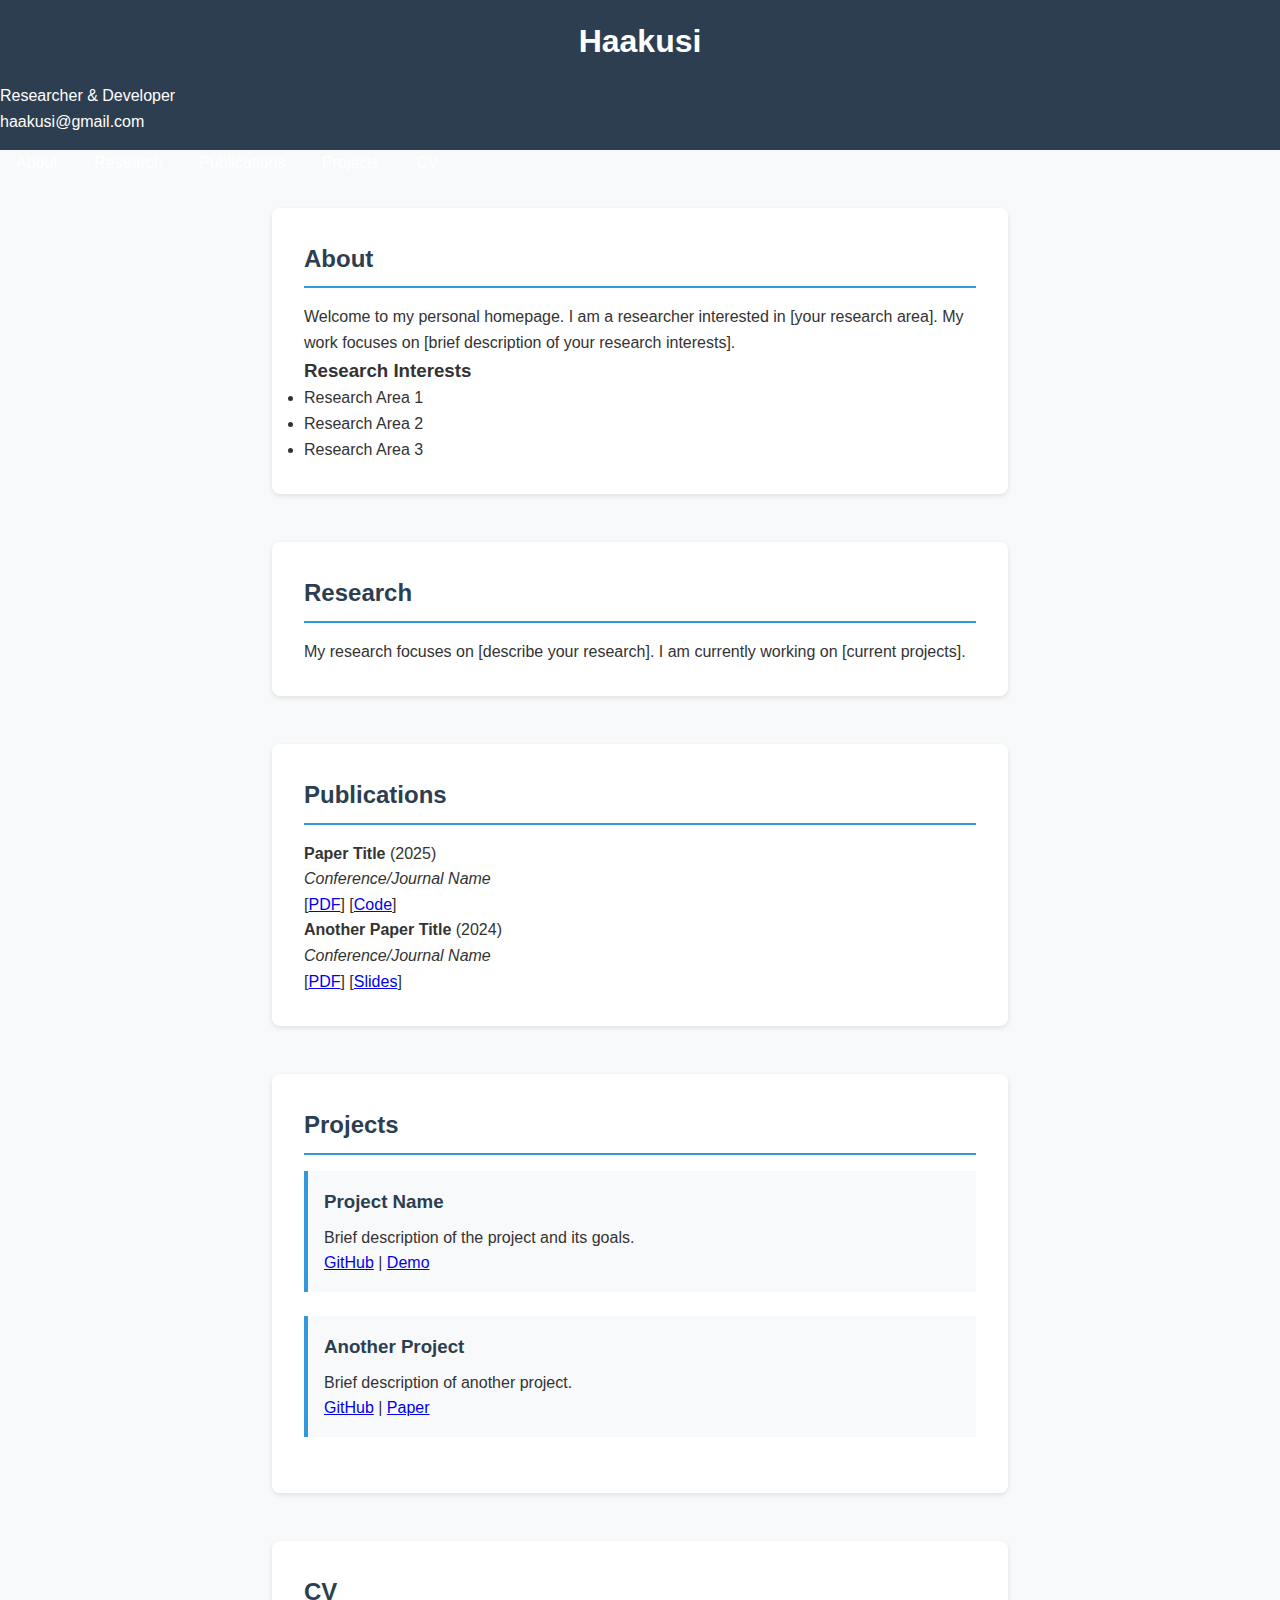
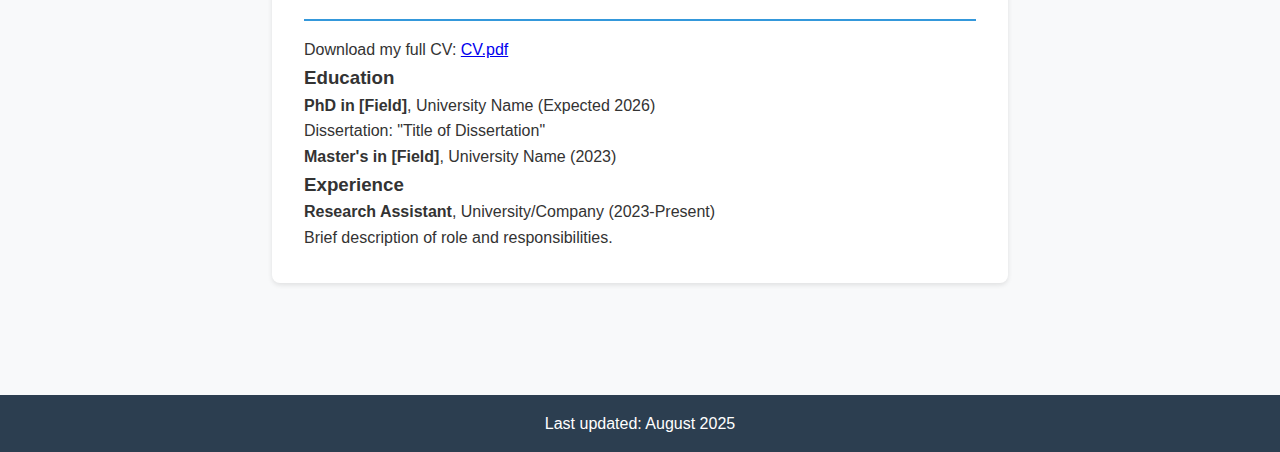
<file: github/index.html>
<!DOCTYPE html>
<html lang="en">
<head>
    <meta charset="UTF-8">
    <meta name="viewport" content="width=device-width, initial-scale=1.0">
    <title>Haakusi - Personal Homepage</title>
    <link rel="stylesheet" href="style.css">
</head>
<body>
    <div class="container">
        <header class="profile-header">
            <div class="profile-info">
                <h1>Haakusi</h1>
                <p class="title">Researcher & Developer</p>
                <p class="email">haakusi@gmail.com</p>
            </div>
        </header>

        <nav class="main-nav">
            <a href="#about">About</a>
            <a href="#research">Research</a>
            <a href="#publications">Publications</a>
            <a href="#projects">Projects</a>
            <a href="#cv">CV</a>
        </nav>

        <main class="content">
            <section id="about">
                <h2>About</h2>
                <p>Welcome to my personal homepage. I am a researcher interested in [your research area]. My work focuses on [brief description of your research interests].</p>
                
                <h3>Research Interests</h3>
                <ul>
                    <li>Research Area 1</li>
                    <li>Research Area 2</li>
                    <li>Research Area 3</li>
                </ul>
            </section>

            <section id="research">
                <h2>Research</h2>
                <p>My research focuses on [describe your research]. I am currently working on [current projects].</p>
            </section>

            <section id="publications">
                <h2>Publications</h2>
                <div class="publication">
                    <strong>Paper Title</strong> (2025)<br>
                    <em>Conference/Journal Name</em><br>
                    [<a href="#">PDF</a>] [<a href="#">Code</a>]
                </div>
                <div class="publication">
                    <strong>Another Paper Title</strong> (2024)<br>
                    <em>Conference/Journal Name</em><br>
                    [<a href="#">PDF</a>] [<a href="#">Slides</a>]
                </div>
            </section>

            <section id="projects">
                <h2>Projects</h2>
                <div class="project">
                    <h3>Project Name</h3>
                    <p>Brief description of the project and its goals.</p>
                    <p><a href="#">GitHub</a> | <a href="#">Demo</a></p>
                </div>
                <div class="project">
                    <h3>Another Project</h3>
                    <p>Brief description of another project.</p>
                    <p><a href="#">GitHub</a> | <a href="#">Paper</a></p>
                </div>
            </section>

            <section id="cv">
                <h2>CV</h2>
                <p>Download my full CV: <a href="#">CV.pdf</a></p>
                
                <h3>Education</h3>
                <div class="cv-entry">
                    <strong>PhD in [Field]</strong>, University Name (Expected 2026)<br>
                    Dissertation: "Title of Dissertation"
                </div>
                <div class="cv-entry">
                    <strong>Master's in [Field]</strong>, University Name (2023)
                </div>
                
                <h3>Experience</h3>
                <div class="cv-entry">
                    <strong>Research Assistant</strong>, University/Company (2023-Present)<br>
                    Brief description of role and responsibilities.
                </div>
            </section>
        </main>

        <footer>
            <p>Last updated: August 2025</p>
        </footer>
    </div>
</body>
</html>
</file>
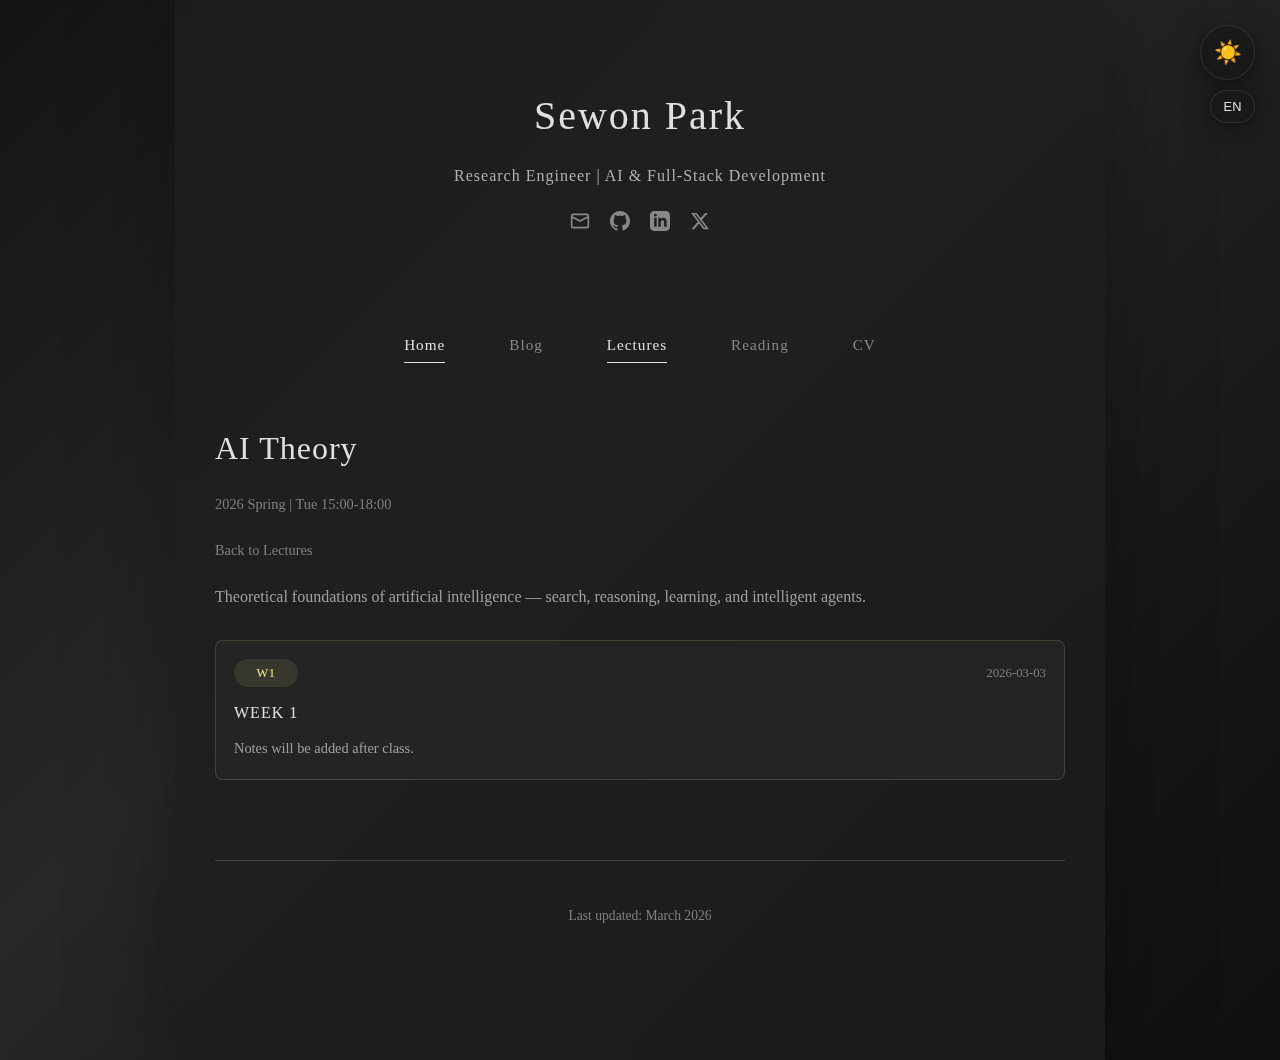
<file: lectures/2026-spring/ai-theory/index.html>
<!DOCTYPE html>
<html data-theme="dark" data-lang="en">
<head>
    <meta charset="utf-8">
    <meta name="viewport" content="width=device-width, initial-scale=1">
    <title>AI Theory - Sewon Park</title>
    <link rel="stylesheet" type="text/css" href="../../../style.css">
    <link rel="stylesheet" type="text/css" href="../../../assets/css/lectures.css">
</head>
<body>
    <button class="theme-toggle" onclick="toggleTheme()" aria-label="Toggle dark mode"></button>
    <button class="lang-toggle" onclick="toggleLanguage()" aria-label="Toggle language">EN</button>

    <div class="container">
        <div id="site-header"></div>
        <div id="site-nav"></div>

        <article class="course-page">
            <div class="course-header">
                <h1 data-en="AI Theory" data-kr="인공지능론">AI Theory</h1>
                <p class="course-meta" data-en="2026 Spring | Tue 15:00-18:00" data-kr="2026 봄학기 | 화요일 15:00-18:00">2026 Spring | Tue 15:00-18:00</p>
            </div>

            <div class="course-nav">
                <a href="../../../lectures.html" class="back-to-lectures" data-en="Back to Lectures" data-kr="강의 목록으로">Back to Lectures</a>
            </div>

            <p class="course-summary" data-en="Theoretical foundations of artificial intelligence — search, reasoning, learning, and intelligent agents."
               data-kr="인공지능의 이론적 기반을 다루는 과목이다. 탐색, 추론, 학습, 지능형 에이전트를 중심으로 정리한다.">Theoretical foundations of artificial intelligence — search, reasoning, learning, and intelligent agents.</p>

            <div class="course-week-grid">
                <a class="course-week-card" href="week-01.html">
                    <div class="course-week-card-top">
                        <span class="course-week-badge">W1</span>
                        <span class="course-week-date">2026-03-03</span>
                    </div>
                    <h2 data-en="Week 1" data-kr="1주차">Week 1</h2>
                    <p data-en="Notes will be added after class." data-kr="수업 후 노트가 추가됩니다.">Notes will be added after class.</p>
                </a>
            </div>
        </article>

        <div id="site-footer"></div>
    </div>

    <script src="../../../common.js"></script>
</body>
</html>
</file>
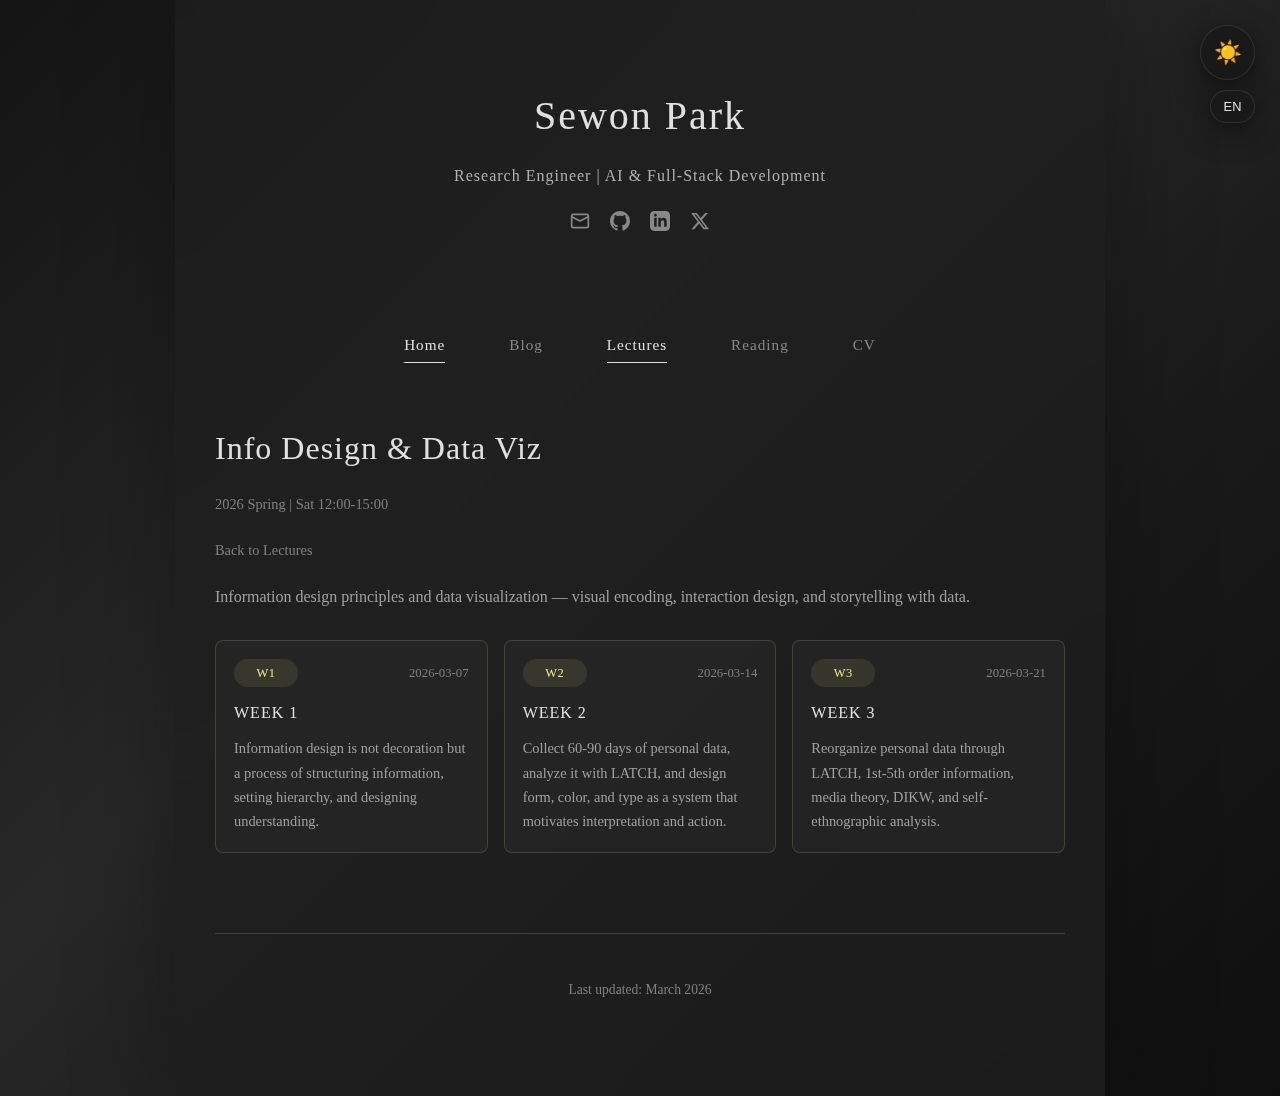
<file: lectures/2026-spring/data-visualization/index.html>
<!DOCTYPE html>
<html data-theme="dark" data-lang="en">
<head>
    <meta charset="utf-8">
    <meta name="viewport" content="width=device-width, initial-scale=1">
    <title>Info Design & Data Viz - Sewon Park</title>
    <link rel="stylesheet" type="text/css" href="../../../style.css">
    <link rel="stylesheet" type="text/css" href="../../../assets/css/lectures.css">
</head>
<body>
    <button class="theme-toggle" onclick="toggleTheme()" aria-label="Toggle dark mode"></button>
    <button class="lang-toggle" onclick="toggleLanguage()" aria-label="Toggle language">EN</button>

    <div class="container">
        <div id="site-header"></div>
        <div id="site-nav"></div>

        <article class="course-page">
            <div class="course-header">
                <h1 data-en="Info Design & Data Viz" data-kr="정보디자인데이터시각화">Info Design & Data Viz</h1>
                <p class="course-meta" data-en="2026 Spring | Sat 12:00-15:00" data-kr="2026 봄학기 | 토요일 12:00-15:00">2026 Spring | Sat 12:00-15:00</p>
            </div>

            <div class="course-nav">
                <a href="../../../lectures.html" class="back-to-lectures" data-en="Back to Lectures" data-kr="강의 목록으로">Back to Lectures</a>
            </div>

            <p class="course-summary" data-en="Information design principles and data visualization — visual encoding, interaction design, and storytelling with data."
               data-kr="정보 디자인과 데이터 시각화의 원리를 다루는 과목이다. 시각적 인코딩, 인터랙션, 정보 구조와 스토리텔링을 함께 본다.">Information design principles and data visualization — visual encoding, interaction design, and storytelling with data.</p>

            <div class="course-week-grid">
                <a class="course-week-card" href="week-01.html">
                    <div class="course-week-card-top">
                        <span class="course-week-badge">W1</span>
                        <span class="course-week-date">2026-03-07</span>
                    </div>
                    <h2 data-en="Week 1" data-kr="1주차">Week 1</h2>
                    <p data-en="Information design is not decoration but a process of structuring information, setting hierarchy, and designing understanding."
                       data-kr="정보디자인은 꾸미기가 아니라, 정보를 구조화하고 위계를 세우며 이해 과정을 설계하는 작업이라는 점을 정리한 주차다.">Information design is not decoration but a process of structuring information, setting hierarchy, and designing understanding.</p>
                </a>
                <a class="course-week-card" href="week-02.html">
                    <div class="course-week-card-top">
                        <span class="course-week-badge">W2</span>
                        <span class="course-week-date">2026-03-14</span>
                    </div>
                    <h2 data-en="Week 2" data-kr="2주차">Week 2</h2>
                    <p data-en="Collect 60-90 days of personal data, analyze it with LATCH, and design form, color, and type as a system that motivates interpretation and action."
                       data-kr="60-90일의 자기 데이터를 모아 LATCH로 분석하고, 형태·컬러·타입을 동기와 맥락이 살아 있는 시스템으로 설계하는 방법을 다룬 주차다.">Collect 60-90 days of personal data, analyze it with LATCH, and design form, color, and type as a system that motivates interpretation and action.</p>
                </a>
                <a class="course-week-card" href="week-03.html">
                    <div class="course-week-card-top">
                        <span class="course-week-badge">W3</span>
                        <span class="course-week-date">2026-03-21</span>
                    </div>
                    <h2 data-en="Week 3" data-kr="3주차">Week 3</h2>
                    <p data-en="Reorganize personal data through LATCH, 1st-5th order information, media theory, DIKW, and self-ethnographic analysis."
                       data-kr="LATCH, 1차~5차 정보, 미디어 이론, DIKW, 자기 민족지 분석을 통해 개인 데이터를 다시 조직하는 방법을 다룬 주차다.">Reorganize personal data through LATCH, 1st-5th order information, media theory, DIKW, and self-ethnographic analysis.</p>
                </a>
            </div>
        </article>

        <div id="site-footer"></div>
    </div>

    <script src="../../../common.js"></script>
</body>
</html>
</file>
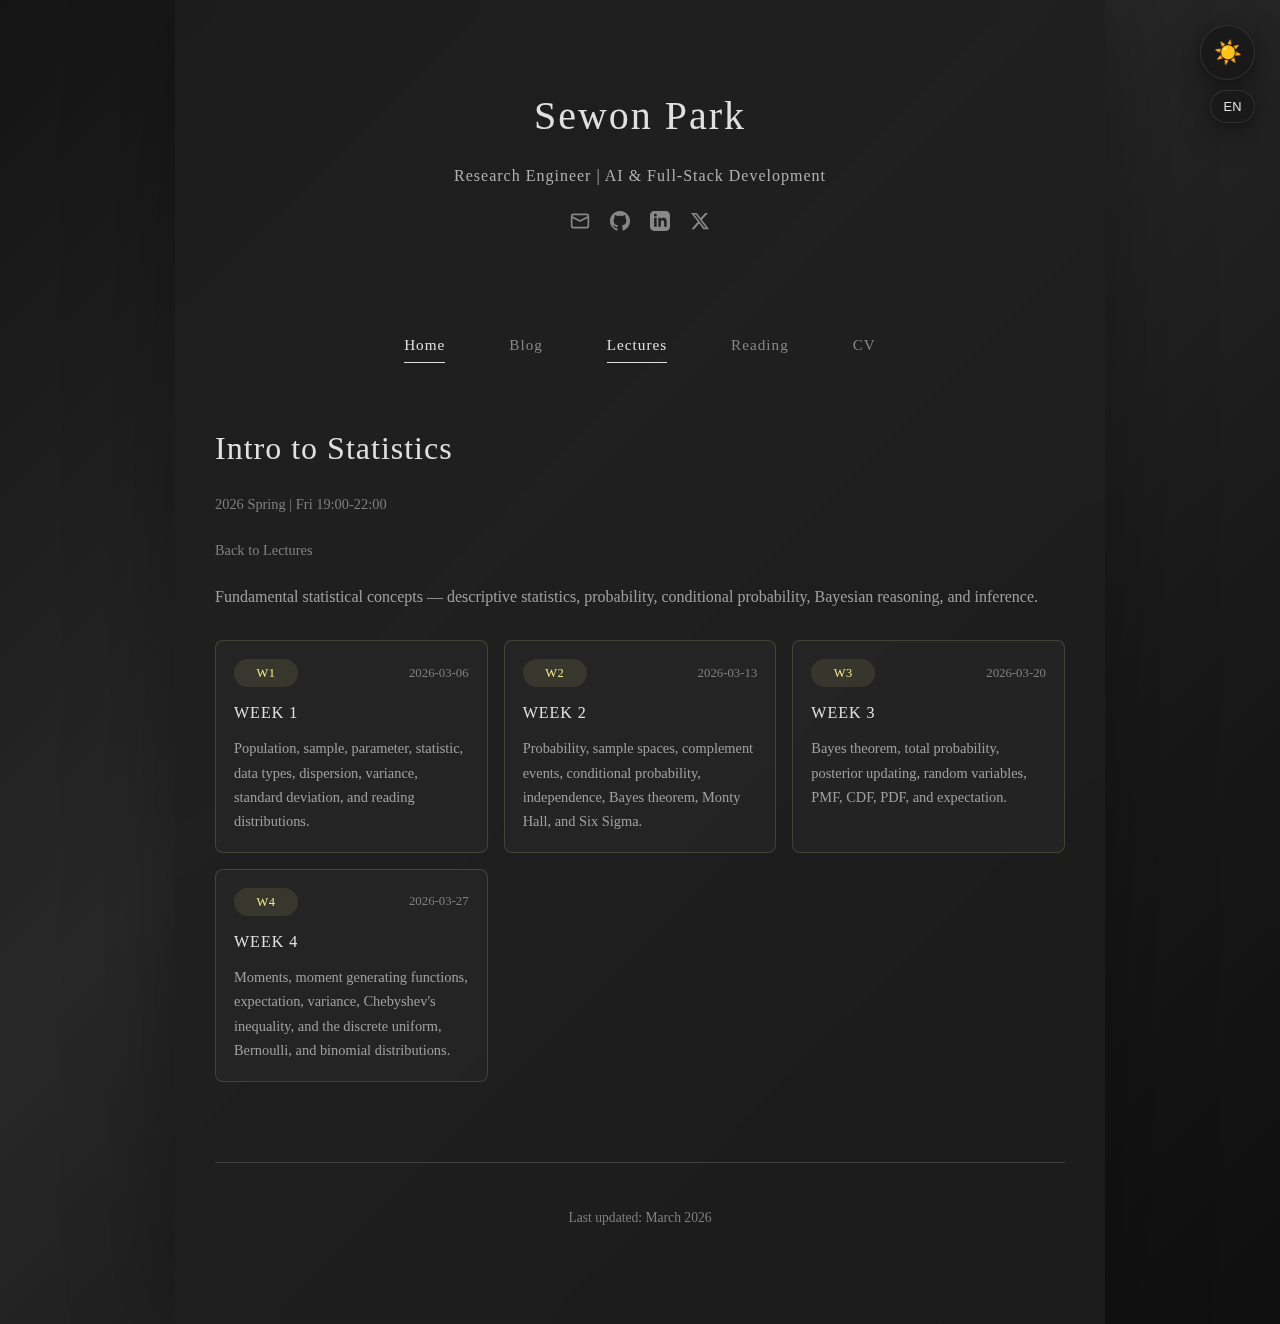
<file: lectures/2026-spring/intro-statistics/index.html>
<!DOCTYPE html>
<html data-theme="dark" data-lang="en">
<head>
    <meta charset="utf-8">
    <meta name="viewport" content="width=device-width, initial-scale=1">
    <title>Intro to Statistics - Sewon Park</title>
    <link rel="stylesheet" type="text/css" href="../../../style.css">
    <link rel="stylesheet" type="text/css" href="../../../assets/css/lectures.css">
</head>
<body>
    <button class="theme-toggle" onclick="toggleTheme()" aria-label="Toggle dark mode"></button>
    <button class="lang-toggle" onclick="toggleLanguage()" aria-label="Toggle language">EN</button>

    <div class="container">
        <div id="site-header"></div>
        <div id="site-nav"></div>

        <article class="course-page">
            <div class="course-header">
                <h1 data-en="Intro to Statistics" data-kr="기초통계">Intro to Statistics</h1>
                <p class="course-meta" data-en="2026 Spring | Fri 19:00-22:00" data-kr="2026 봄학기 | 금요일 19:00-22:00">2026 Spring | Fri 19:00-22:00</p>
            </div>

            <div class="course-nav">
                <a href="../../../lectures.html" class="back-to-lectures" data-en="Back to Lectures" data-kr="강의 목록으로">Back to Lectures</a>
            </div>

            <p class="course-summary" data-en="Fundamental statistical concepts — descriptive statistics, probability, conditional probability, Bayesian reasoning, and inference."
               data-kr="기술통계에서 시작해 확률, 조건부확률, 베이즈 정리, 추론의 기초까지 연결해가는 과목이다.">Fundamental statistical concepts — descriptive statistics, probability, conditional probability, Bayesian reasoning, and inference.</p>

            <div class="course-week-grid">
                <a class="course-week-card" href="week-01.html">
                    <div class="course-week-card-top">
                        <span class="course-week-badge">W1</span>
                        <span class="course-week-date">2026-03-06</span>
                    </div>
                    <h2 data-en="Week 1" data-kr="1주차">Week 1</h2>
                    <p data-en="Population, sample, parameter, statistic, data types, dispersion, variance, standard deviation, and reading distributions."
                       data-kr="모집단, 표본, 모수, 통계량, 자료의 종류, 산포, 분산, 표준편차, 분포 읽기의 기초를 정리한 주차다.">Population, sample, parameter, statistic, data types, dispersion, variance, standard deviation, and reading distributions.</p>
                </a>
                <a class="course-week-card" href="week-02.html">
                    <div class="course-week-card-top">
                        <span class="course-week-badge">W2</span>
                        <span class="course-week-date">2026-03-13</span>
                    </div>
                    <h2 data-en="Week 2" data-kr="2주차">Week 2</h2>
                    <p data-en="Probability, sample spaces, complement events, conditional probability, independence, Bayes theorem, Monty Hall, and Six Sigma."
                       data-kr="확률, 표본공간, 여사상, 조건부확률, 독립, 베이즈 정리, 몬티홀, 6시그마를 연결해 정리한 주차다.">Probability, sample spaces, complement events, conditional probability, independence, Bayes theorem, Monty Hall, and Six Sigma.</p>
                </a>
                <a class="course-week-card" href="week-03.html">
                    <div class="course-week-card-top">
                        <span class="course-week-badge">W3</span>
                        <span class="course-week-date">2026-03-20</span>
                    </div>
                    <h2 data-en="Week 3" data-kr="3주차">Week 3</h2>
                    <p data-en="Bayes theorem, total probability, posterior updating, random variables, PMF, CDF, PDF, and expectation."
                       data-kr="베이즈 정리, 전확률, 사후확률 갱신, 확률변수, PMF, CDF, PDF, 기댓값의 출발점을 정리한 주차다.">Bayes theorem, total probability, posterior updating, random variables, PMF, CDF, PDF, and expectation.</p>
                </a>
                <a class="course-week-card" href="week-04.html">
                    <div class="course-week-card-top">
                        <span class="course-week-badge">W4</span>
                        <span class="course-week-date">2026-03-27</span>
                    </div>
                    <h2 data-en="Week 4" data-kr="4주차">Week 4</h2>
                    <p data-en="Moments, moment generating functions, expectation, variance, Chebyshev's inequality, and the discrete uniform, Bernoulli, and binomial distributions."
                       data-kr="적률, 적률생성함수, 기댓값, 분산, 체비셰프 부등식, 이산형 균일분포, 베르누이분포, 이항분포를 핵심 개념 위주로 정리한 주차다.">Moments, moment generating functions, expectation, variance, Chebyshev's inequality, and the discrete uniform, Bernoulli, and binomial distributions.</p>
                </a>
            </div>
        </article>

        <div id="site-footer"></div>
    </div>

    <script src="../../../common.js"></script>
</body>
</html>
</file>
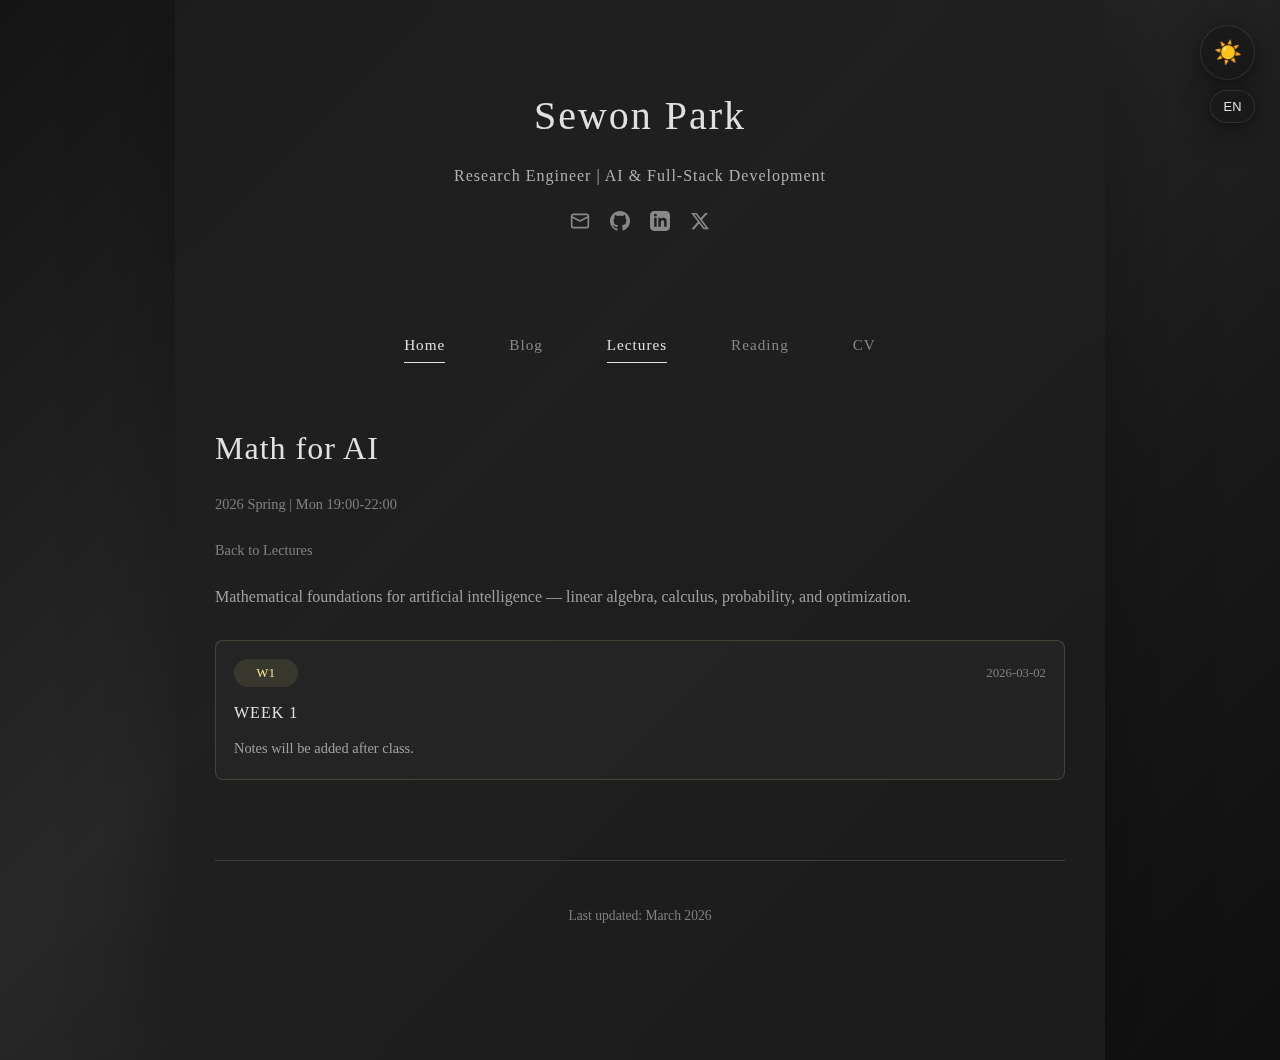
<file: lectures/2026-spring/math-for-ai/index.html>
<!DOCTYPE html>
<html data-theme="dark" data-lang="en">
<head>
    <meta charset="utf-8">
    <meta name="viewport" content="width=device-width, initial-scale=1">
    <title>Math for AI - Sewon Park</title>
    <link rel="stylesheet" type="text/css" href="../../../style.css">
    <link rel="stylesheet" type="text/css" href="../../../assets/css/lectures.css">
</head>
<body>
    <button class="theme-toggle" onclick="toggleTheme()" aria-label="Toggle dark mode"></button>
    <button class="lang-toggle" onclick="toggleLanguage()" aria-label="Toggle language">EN</button>

    <div class="container">
        <div id="site-header"></div>
        <div id="site-nav"></div>

        <article class="course-page">
            <div class="course-header">
                <h1 data-en="Math for AI" data-kr="인공지능을위한수학">Math for AI</h1>
                <p class="course-meta" data-en="2026 Spring | Mon 19:00-22:00" data-kr="2026 봄학기 | 월요일 19:00-22:00">2026 Spring | Mon 19:00-22:00</p>
            </div>

            <div class="course-nav">
                <a href="../../../lectures.html" class="back-to-lectures" data-en="Back to Lectures" data-kr="강의 목록으로">Back to Lectures</a>
            </div>

            <p class="course-summary" data-en="Mathematical foundations for artificial intelligence — linear algebra, calculus, probability, and optimization."
               data-kr="인공지능을 위한 수학적 기반을 다루는 과목이다. 선형대수, 미적분, 확률, 최적화를 중심으로 정리한다.">Mathematical foundations for artificial intelligence — linear algebra, calculus, probability, and optimization.</p>

            <div class="course-week-grid">
                <a class="course-week-card" href="week-01.html">
                    <div class="course-week-card-top">
                        <span class="course-week-badge">W1</span>
                        <span class="course-week-date">2026-03-02</span>
                    </div>
                    <h2 data-en="Week 1" data-kr="1주차">Week 1</h2>
                    <p data-en="Notes will be added after class." data-kr="수업 후 노트가 추가됩니다.">Notes will be added after class.</p>
                </a>
            </div>
        </article>

        <div id="site-footer"></div>
    </div>

    <script src="../../../common.js"></script>
</body>
</html>
</file>
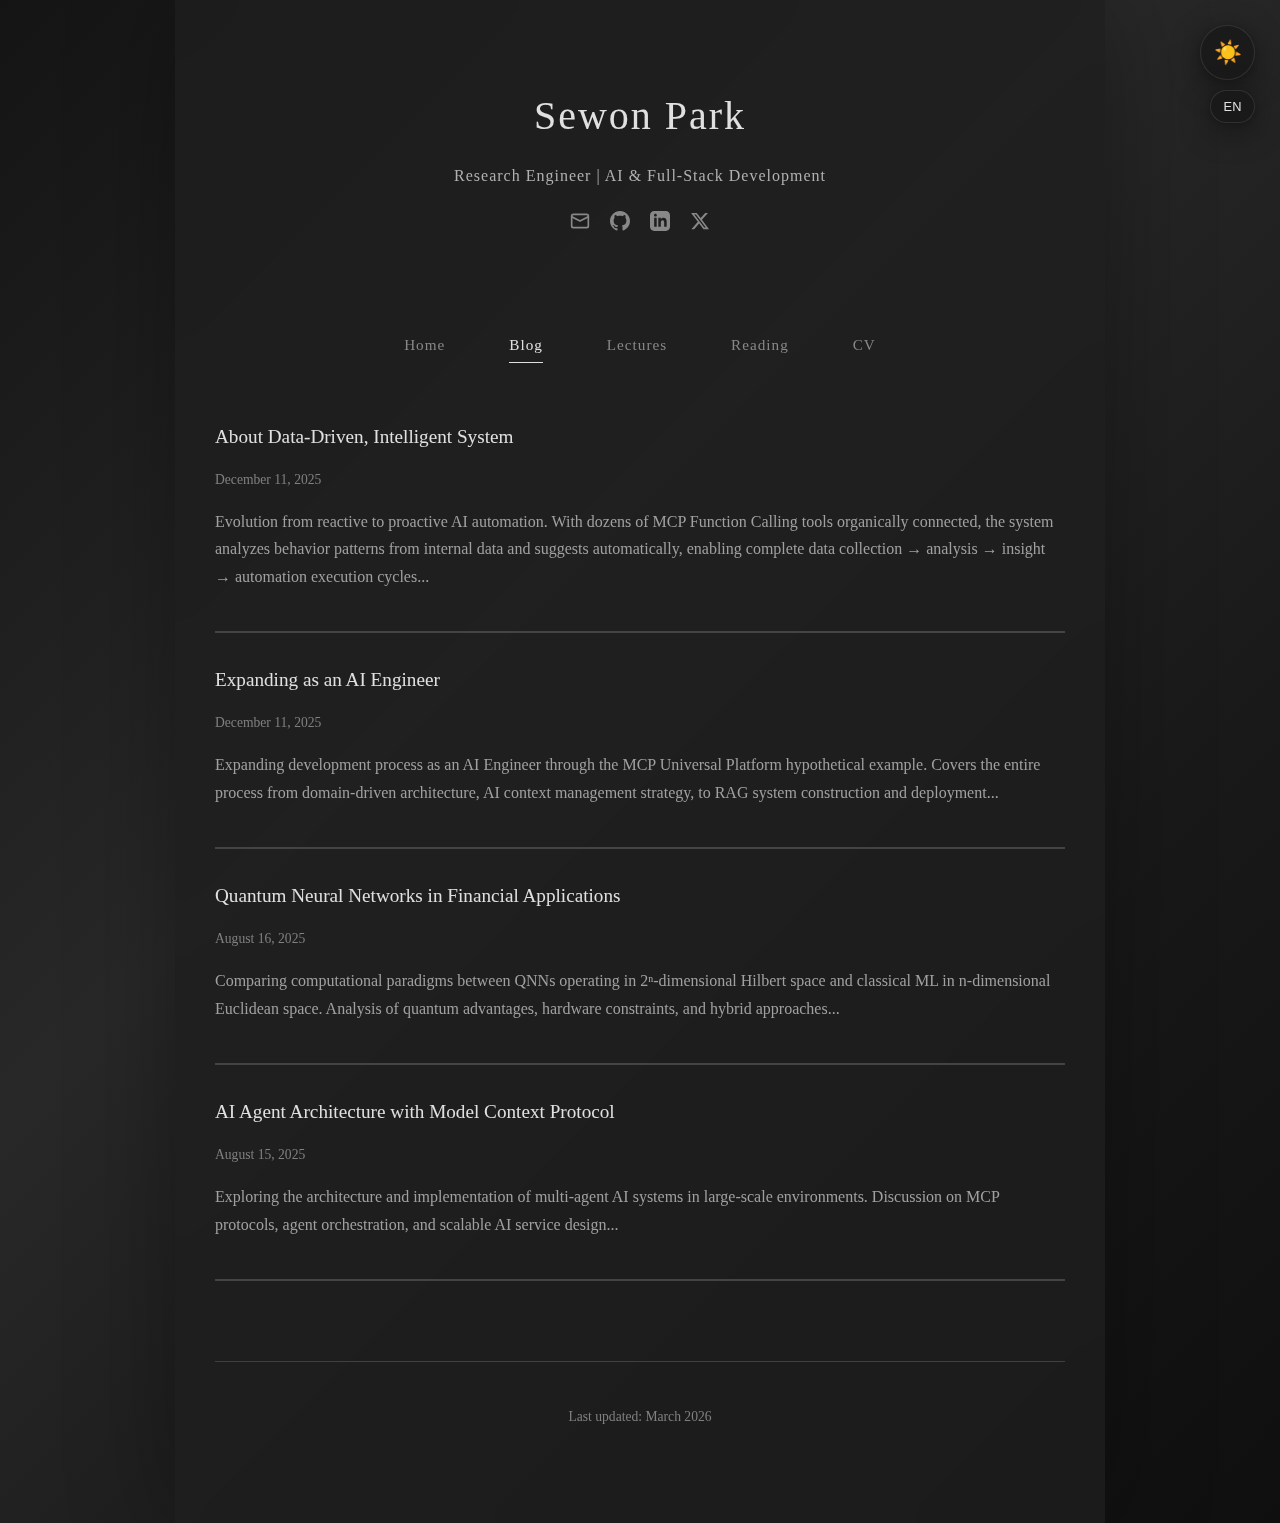
<file: blog.html>
<!DOCTYPE html>
<html data-theme="dark" data-lang="en">
<head>
    <meta charset="utf-8">
    <meta name="viewport" content="width=device-width, initial-scale=1">
    <title>Sewon Park - Blog</title>
    <link rel="stylesheet" type="text/css" href="style.css">
</head>
<body>
    <button class="theme-toggle" onclick="toggleTheme()" aria-label="Toggle dark mode">☀️</button>
    <button class="lang-toggle" onclick="toggleLanguage()" aria-label="Toggle language">EN</button>
    
    <div class="container">
        <div id="site-header"></div>
        <div id="site-nav"></div>

        <section class="blog">
            <div class="blog-post">
                <h3><a href="blog4.html" data-en="About Data-Driven, Intelligent System" data-kr="데이터 기반, 지능형 시스템에 대하여">데이터 기반, 지능형 시스템에 대하여</a></h3>
                <p class="blog-date">December 11, 2025</p>
                <p class="blog-excerpt" data-en="Evolution from reactive to proactive AI automation. With dozens of MCP Function Calling tools organically connected, the system analyzes behavior patterns from internal data and suggests automatically, enabling complete data collection → analysis → insight → automation execution cycles..." data-kr="반응형에서 선제적 AI 자동화로의 진화. 수십개 이상의 MCP Function Calling 도구가 유기적으로 연결된 시스템에서 내부 데이터 기반 행동 패턴 분석과 자동 제안, 데이터 수집 → 분석 → 인사이트 → 자동화 실행의 완전한 사이클 구현...">반응형에서 선제적 AI 자동화로의 진화. 수십개 이상의 MCP Function Calling 도구가 유기적으로 연결된 시스템에서 내부 데이터 기반 행동 패턴 분석과 자동 제안, 데이터 수집 → 분석 → 인사이트 → 자동화 실행의 완전한 사이클 구현...</p>
            </div>

            <div class="blog-post">
                <h3><a href="blog3.html" data-en="Expanding as an AI Engineer" data-kr="AI Engineer 개발자로의 확장">AI Engineer 개발자로의 확장</a></h3>
                <p class="blog-date">December 11, 2025</p>
                <p class="blog-excerpt" data-en="Expanding development process as an AI Engineer through the MCP Universal Platform hypothetical example. Covers the entire process from domain-driven architecture, AI context management strategy, to RAG system construction and deployment..." data-kr="MCP Universal Platform 가상 예시를 통한 AI Engineer의 개발 프로세스의 확장 . 도메인 주도 아키텍처, AI 컨텍스트 관리 전략, RAG 시스템 구축부터 배포까지 전 과정을 다룹니다...">MCP Universal Platform 가상 예시를 통한 AI Engineer의 개발 프로세스의 확장 . 도메인 주도 아키텍처, AI 컨텍스트 관리 전략, RAG 시스템 구축부터 배포까지 전 과정을 다룹니다...</p>
            </div>

            <div class="blog-post">
                <h3><a href="blog2.html" data-en="Quantum Neural Networks in Financial Applications" data-kr="금융 응용을 위한 양자 신경망">Quantum Neural Networks in Financial Applications</a></h3>
                <p class="blog-date">August 16, 2025</p>
                <p class="blog-excerpt" data-en="Comparing computational paradigms between QNNs operating in 2ⁿ-dimensional Hilbert space and classical ML in n-dimensional Euclidean space. Analysis of quantum advantages, hardware constraints, and hybrid approaches..." data-kr="2ⁿ차원 힐베르트 공간에서 작동하는 양자 신경망과 n차원 유클리드 공간의 고전 ML 간의 계산 패러다임 비교. 양자 이점, 하드웨어 제약 및 하이브리드 접근 방식 분석...">Comparing computational paradigms between QNNs operating in 2ⁿ-dimensional Hilbert space and classical ML in n-dimensional Euclidean space. Analysis of quantum advantages, hardware constraints, and hybrid approaches...</p>
            </div>

            <div class="blog-post">
                <h3><a href="blog1.html" data-en="AI Agent Architecture with Model Context Protocol" data-kr="모델 컨텍스트 프로토콜을 활용한 AI 에이전트 아키텍처">모델 컨텍스트 프로토콜을 활용한 AI 에이전트 아키텍처</a></h3>
                <p class="blog-date">August 15, 2025</p>
                <p class="blog-excerpt" data-en="Exploring the architecture and implementation of multi-agent AI systems in large-scale environments. Discussion on MCP protocols, agent orchestration, and scalable AI service design..." data-kr="대규모 환경에서의 멀티 에이전트 AI 시스템의 아키텍처 및 구현 탐구. MCP 프로토콜, 에이전트 오케스트레이션 및 확장 가능한 AI 서비스 설계 논의...">대규모 환경에서의 멀티 에이전트 AI 시스템의 아키텍처 및 구현 탐구. MCP 프로토콜, 에이전트 오케스트레이션 및 확장 가능한 AI 서비스 설계 논의...</p>
            </div>
        </section>

        <div id="site-footer"></div>
    </div>

    <script src="common.js"></script>
</body>
</html>
</file>
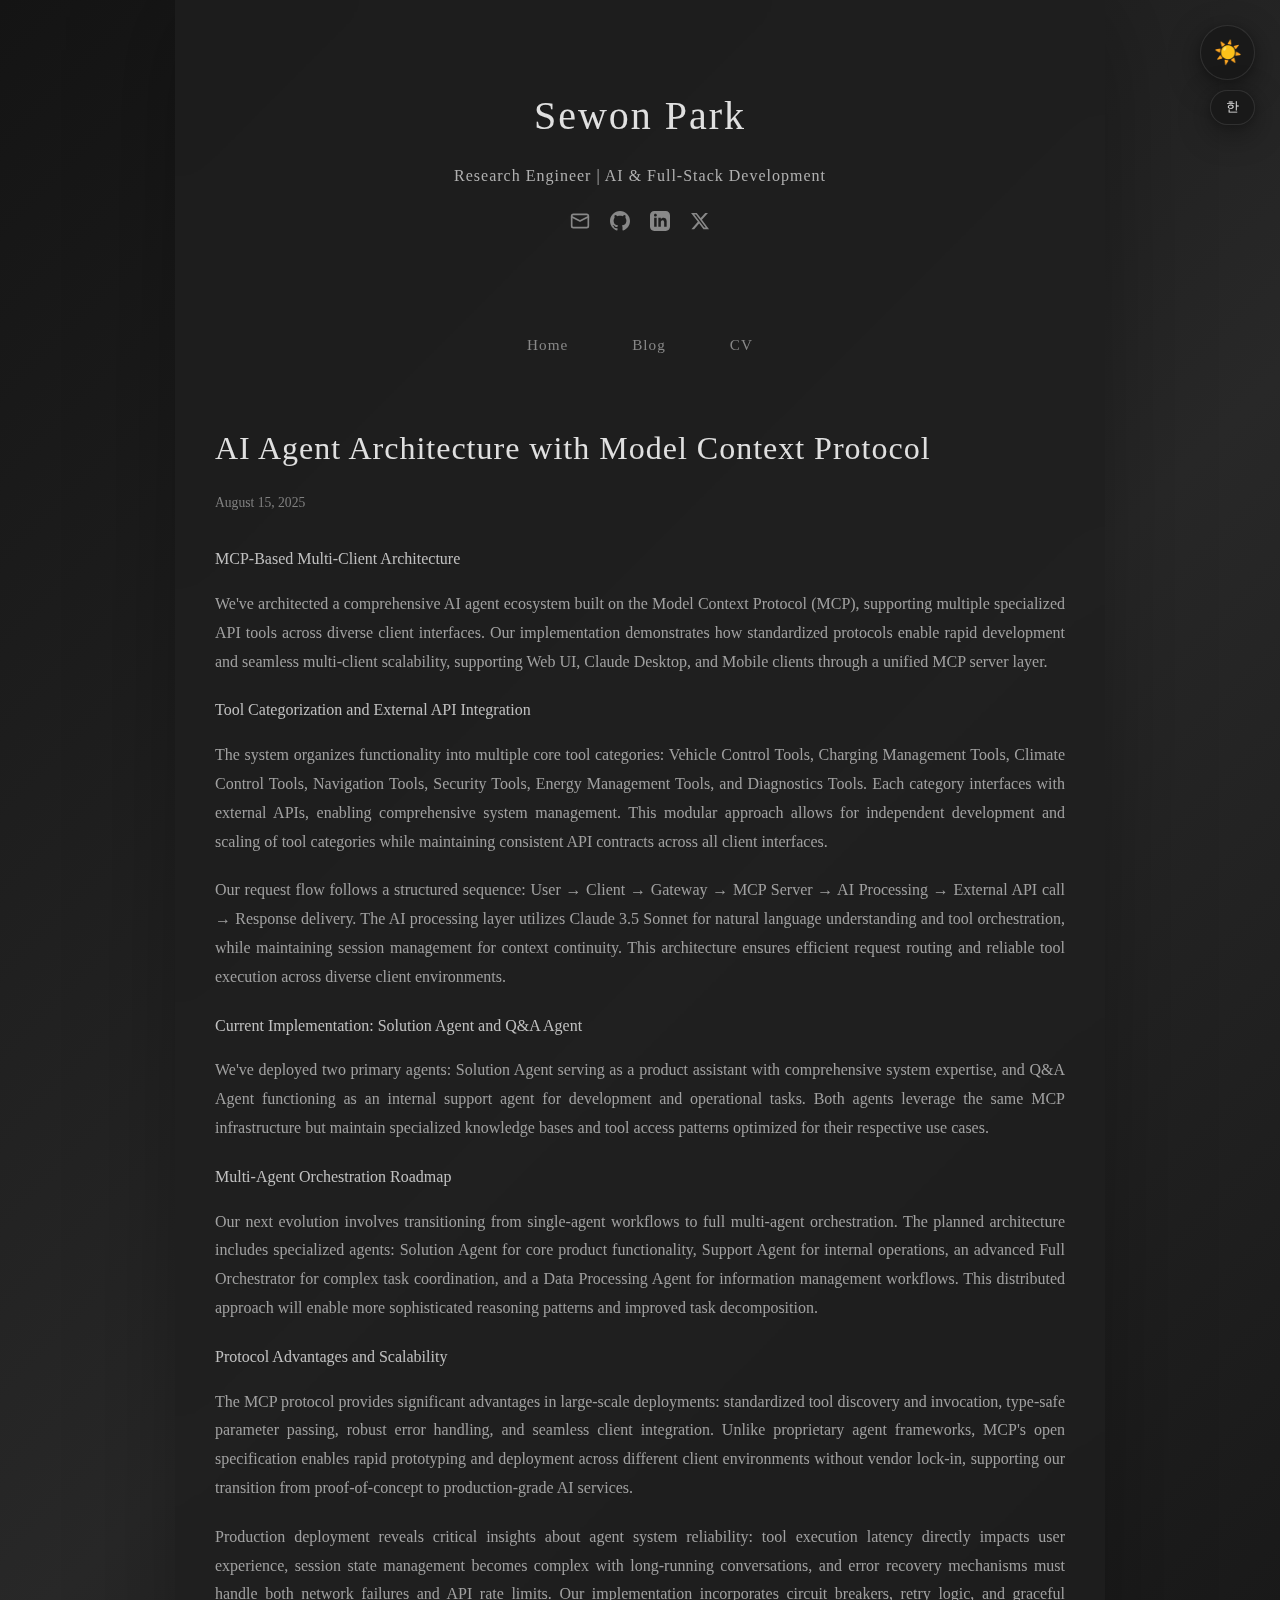
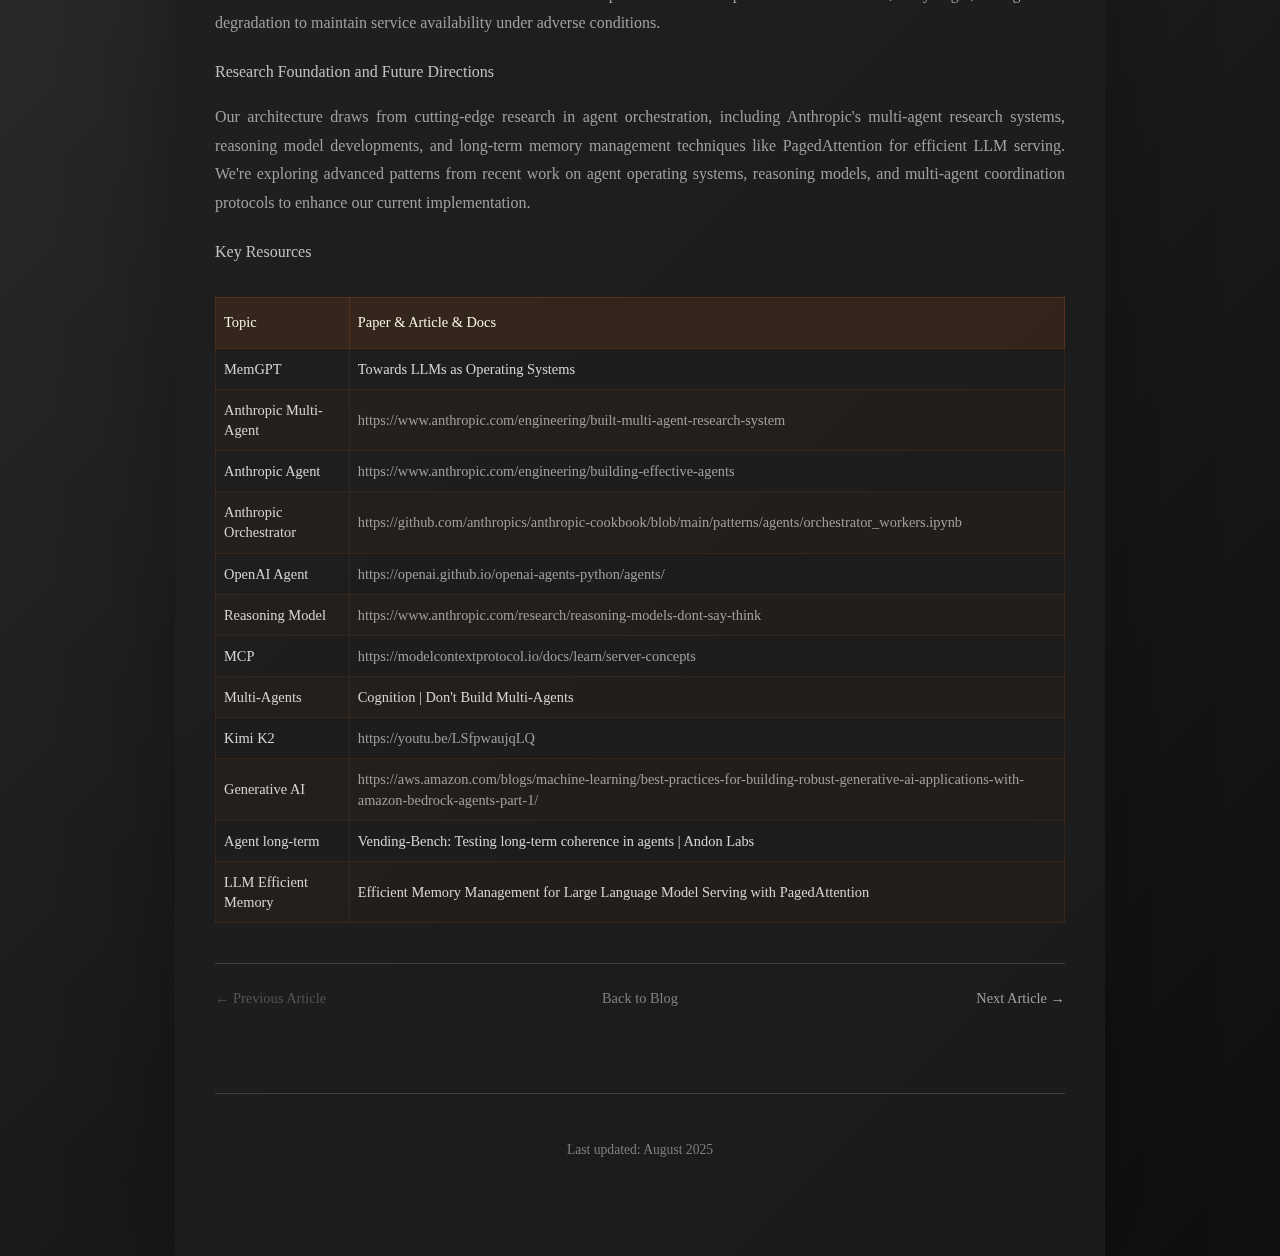
<file: blog1.html>
<!DOCTYPE html>
<html data-theme="dark" data-lang="en">
<head>
    <meta charset="utf-8">
    <meta name="viewport" content="width=device-width, initial-scale=1">
    <title>AI Agent System - Sewon Park</title>
    <link rel="stylesheet" type="text/css" href="style.css">
</head>
<body>
    <button class="theme-toggle" onclick="toggleTheme()" aria-label="Toggle dark mode">☀️</button>
    <button class="lang-toggle" onclick="toggleLanguage()" aria-label="Toggle language">EN</button>
    
    <div class="container">
        <header>
            <h1 data-en="Sewon Park" data-kr="박세원">Sewon Park</h1>
            <p class="subtitle" data-en="Research Engineer | AI & Full-Stack Development" data-kr="선임 연구원 | AI 및 풀스택 개발">Research Engineer | AI & Full-Stack Development</p>
            <div class="social-links">
                <a href="mailto:haakusi@gmail.com" aria-label="Email">
                    <svg width="20" height="20" viewBox="0 0 24 24" fill="none" stroke="currentColor" stroke-width="2" stroke-linecap="round" stroke-linejoin="round">
                        <rect x="2" y="4" width="20" height="16" rx="2"/>
                        <path d="m22 7-10 5L2 7"/>
                    </svg>
                </a>
                <a href="https://github.com/haakusi" target="_blank" aria-label="GitHub">
                    <svg width="20" height="20" viewBox="0 0 24 24" fill="currentColor">
                        <path d="M12 0c-6.626 0-12 5.373-12 12 0 5.302 3.438 9.8 8.207 11.387.599.111.793-.261.793-.577v-2.234c-3.338.726-4.033-1.416-4.033-1.416-.546-1.387-1.333-1.756-1.333-1.756-1.089-.745.083-.729.083-.729 1.205.084 1.839 1.237 1.839 1.237 1.07 1.834 2.807 1.304 3.492.997.107-.775.418-1.305.762-1.604-2.665-.305-5.467-1.334-5.467-5.931 0-1.311.469-2.381 1.236-3.221-.124-.303-.535-1.524.117-3.176 0 0 1.008-.322 3.301 1.23.957-.266 1.983-.399 3.003-.404 1.02.005 2.047.138 3.006.404 2.291-1.552 3.297-1.23 3.297-1.23.653 1.653.242 2.874.118 3.176.77.84 1.235 1.911 1.235 3.221 0 4.609-2.807 5.624-5.479 5.921.43.372.823 1.102.823 2.222v3.293c0 .319.192.694.801.576 4.765-1.589 8.199-6.086 8.199-11.386 0-6.627-5.373-12-12-12z"/>
                    </svg>
                </a>
                <a href="https://www.linkedin.com/in/sewon-p-38009a1a7/" target="_blank" aria-label="LinkedIn">
                    <svg width="20" height="20" viewBox="0 0 24 24" fill="currentColor">
                        <path d="M19 0h-14c-2.761 0-5 2.239-5 5v14c0 2.761 2.239 5 5 5h14c2.762 0 5-2.239 5-5v-14c0-2.761-2.238-5-5-5zm-11 19h-3v-11h3v11zm-1.5-12.268c-.966 0-1.75-.79-1.75-1.764s.784-1.764 1.75-1.764 1.75.79 1.75 1.764-.783 1.764-1.75 1.764zm13.5 12.268h-3v-5.604c0-3.368-4-3.113-4 0v5.604h-3v-11h3v1.765c1.396-2.586 7-2.777 7 2.476v6.759z"/>
                    </svg>
                </a>
                <a href="https://twitter.com/haakusi_" target="_blank" aria-label="X (Twitter)">
                    <svg width="20" height="20" viewBox="0 0 24 24" fill="currentColor">
                        <path d="M18.244 2.25h3.308l-7.227 8.26 8.502 11.24H16.17l-5.214-6.817L4.99 21.75H1.68l7.73-8.835L1.254 2.25H8.08l4.713 6.231zm-1.161 17.52h1.833L7.084 4.126H5.117z"/>
                    </svg>
                </a>
            </div>
        </header>

        <nav class="navigation">
            <a href="index.html" class="nav-link" data-en="Home" data-kr="홈">Home</a>
            <a href="blog.html" class="nav-link" data-en="Blog" data-kr="블로그">Blog</a>
            <a href="cv.html" class="nav-link" data-en="CV" data-kr="이력서">CV</a>
        </nav>

        <article class="blog-post-full">
            <h1 data-en="AI Agent Architecture with Model Context Protocol" data-kr="모델 컨텍스트 프로토콜을 활용한 AI 에이전트 아키텍처">모델 컨텍스트 프로토콜을 활용한 AI 에이전트 아키텍처</h1>
            <p class="blog-date">August 15, 2025</p>

            <div class="blog-content">
                <h3 data-en="MCP-Based Multi-Client Architecture" data-kr="MCP 기반 멀티 클라이언트 아키텍처">MCP-Based Multi-Client Architecture</h3>
                <p data-en="We've architected a comprehensive AI agent ecosystem built on the Model Context Protocol (MCP), supporting multiple specialized API tools across diverse client interfaces. Our implementation demonstrates how standardized protocols enable rapid development and seamless multi-client scalability, supporting Web UI, Claude Desktop, and Mobile clients through a unified MCP server layer." data-kr="모델 컨텍스트 프로토콜(MCP)을 기반으로 구축된 포괄적인 AI 에이전트 생태계를 설계하여, 다양한 클라이언트 인터페이스에서 다수의 전문화된 API 도구를 지원합니다. 우리의 구현은 표준화된 프로토콜이 어떻게 빠른 개발과 원활한 멀티 클라이언트 확장성을 가능하게 하는지 보여주며, 통합된 MCP 서버 계층을 통해 Web UI, Claude Desktop, Mobile 클라이언트를 지원합니다.">We've architected a comprehensive AI agent ecosystem built on the Model Context Protocol (MCP), supporting multiple specialized API tools across diverse client interfaces. Our implementation demonstrates how standardized protocols enable rapid development and seamless multi-client scalability, supporting Web UI, Claude Desktop, and Mobile clients through a unified MCP server layer.</p>

                <h3 data-en="Tool Categorization and External API Integration" data-kr="도구 분류 및 외부 API 통합">Tool Categorization and External API Integration</h3>
                <p data-en="The system organizes functionality into multiple core tool categories: Vehicle Control Tools, Charging Management Tools, Climate Control Tools, Navigation Tools, Security Tools, Energy Management Tools, and Diagnostics Tools. Each category interfaces with external APIs, enabling comprehensive system management. This modular approach allows for independent development and scaling of tool categories while maintaining consistent API contracts across all client interfaces." data-kr="시스템은 기능을 다수의 핵심 도구 카테고리로 구성합니다: Vehicle Control Tools (차량 제어), Charging Management Tools (충전 관리), Climate Control Tools (공조 시스템), Navigation Tools (내비게이션), Security Tools (보안), Energy Management Tools (에너지 관리), Diagnostics Tools (진단). 각 카테고리는 외부 API와 인터페이스하여 포괄적인 시스템 관리를 가능하게 합니다. 이러한 모듈식 접근 방식은 모든 클라이언트 인터페이스에서 일관된 API 계약을 유지하면서 도구 카테고리의 독립적인 개발과 확장을 허용합니다.</p>

                <h3 data-en="Flow Architecture and AI Processing Pipeline" data-kr="플로우 아키텍처 및 AI 처리 파이프라인">Flow Architecture and AI Processing Pipeline</h3>
                <p data-en="Our request flow follows a structured sequence: User → Client → Gateway → MCP Server → AI Processing → External API call → Response delivery. The AI processing layer utilizes Claude 3.5 Sonnet for natural language understanding and tool orchestration, while maintaining session management for context continuity. This architecture ensures efficient request routing and reliable tool execution across diverse client environments." data-kr="요청 플로우는 구조화된 시퀀스를 따릅니다: User → Client → Gateway → MCP Server → AI Processing → External API call → Response delivery. AI 처리 계층은 자연어 이해와 도구 오케스트레이션을 위해 Claude 3.5 Sonnet을 활용하며, 컨텍스트 연속성을 위한 세션 관리를 유지합니다. 이 아키텍처는 다양한 클라이언트 환경에서 효율적인 요청 라우팅과 안정적인 도구 실행을 보장합니다.">Our request flow follows a structured sequence: User → Client → Gateway → MCP Server → AI Processing → External API call → Response delivery. The AI processing layer utilizes Claude 3.5 Sonnet for natural language understanding and tool orchestration, while maintaining session management for context continuity. This architecture ensures efficient request routing and reliable tool execution across diverse client environments.</p>

                <h3 data-en="Current Implementation: Solution Agent and Q&A Agent" data-kr="현재 구현: Solution Agent 및 Q&A Agent">Current Implementation: Solution Agent and Q&A Agent</h3>
                <p data-en="We've deployed two primary agents: Solution Agent serving as a product assistant with comprehensive system expertise, and Q&A Agent functioning as an internal support agent for development and operational tasks. Both agents leverage the same MCP infrastructure but maintain specialized knowledge bases and tool access patterns optimized for their respective use cases." data-kr="두 가지 주요 에이전트를 배포했습니다: 포괄적인 시스템 전문 지식을 갖춘 제품 어시스턴트 역할을 하는 Solution Agent와 개발 및 운영 작업을 위한 내부 지원 에이전트로 기능하는 Q&A Agent입니다. 두 에이전트 모두 동일한 MCP 인프라를 활용하지만 각각의 사용 사례에 최적화된 전문 지식 기반과 도구 접근 패턴을 유지합니다.">We've deployed two primary agents: Solution Agent serving as a product assistant with comprehensive system expertise, and Q&A Agent functioning as an internal support agent for development and operational tasks. Both agents leverage the same MCP infrastructure but maintain specialized knowledge bases and tool access patterns optimized for their respective use cases.</p>

                <h3 data-en="Multi-Agent Orchestration Roadmap" data-kr="멀티 에이전트 오케스트레이션 로드맵">Multi-Agent Orchestration Roadmap</h3>
                <p data-en="Our next evolution involves transitioning from single-agent workflows to full multi-agent orchestration. The planned architecture includes specialized agents: Solution Agent for core product functionality, Support Agent for internal operations, an advanced Full Orchestrator for complex task coordination, and a Data Processing Agent for information management workflows. This distributed approach will enable more sophisticated reasoning patterns and improved task decomposition." data-kr="다음 진화는 단일 에이전트 워크플로우에서 완전한 멀티 에이전트 오케스트레이션으로의 전환을 포함합니다. 계획된 아키텍처에는 핵심 제품 기능을 위한 Solution Agent, 내부 운영을 위한 Support Agent, 복잡한 작업 조정을 위한 고급 Full Orchestrator, 정보 관리 워크플로우를 위한 Data Processing Agent와 같은 전문 에이전트가 포함됩니다. 이러한 분산 접근 방식은 더 정교한 추론 패턴과 개선된 작업 분해를 가능하게 합니다.">Our next evolution involves transitioning from single-agent workflows to full multi-agent orchestration. The planned architecture includes specialized agents: Solution Agent for core product functionality, Support Agent for internal operations, an advanced Full Orchestrator for complex task coordination, and a Data Processing Agent for information management workflows. This distributed approach will enable more sophisticated reasoning patterns and improved task decomposition.</p>

                <h3 data-en="Protocol Advantages and Scalability" data-kr="프로토콜의 장점 및 확장성">Protocol Advantages and Scalability</h3>
                <p data-en="The MCP protocol provides significant advantages in large-scale deployments: standardized tool discovery and invocation, type-safe parameter passing, robust error handling, and seamless client integration. Unlike proprietary agent frameworks, MCP's open specification enables rapid prototyping and deployment across different client environments without vendor lock-in, supporting our transition from proof-of-concept to production-grade AI services." data-kr="MCP 프로토콜은 대규모 배포에서 중요한 이점을 제공합니다: 표준화된 도구 검색 및 호출, 타입 안전 파라미터 전달, 강력한 오류 처리, 원활한 클라이언트 통합. 독점 에이전트 프레임워크와 달리 MCP의 개방형 사양은 벤더 종속 없이 다양한 클라이언트 환경에서 빠른 프로토타이핑과 배포를 가능하게 하여, 개념 증명에서 프로덕션 급 AI 서비스로의 전환을 지원합니다.</p>

                <h3 data-en="Performance and Reliability Considerations" data-kr="성능 및 안정성 고려사항">Performance and Reliability Considerations</h3>
                <p data-en="Production deployment reveals critical insights about agent system reliability: tool execution latency directly impacts user experience, session state management becomes complex with long-running conversations, and error recovery mechanisms must handle both network failures and API rate limits. Our implementation incorporates circuit breakers, retry logic, and graceful degradation to maintain service availability under adverse conditions." data-kr="프로덕션 배포는 에이전트 시스템 안정성에 대한 중요한 통찰을 보여줍니다: 도구 실행 지연은 사용자 경험에 직접적인 영향을 미치며, 세션 상태 관리는 장기 실행 대화에서 복잡해지고, 오류 복구 메커니즘은 네트워크 장애와 API 속도 제한을 모두 처리해야 합니다. 우리의 구현은 불리한 조건에서 서비스 가용성을 유지하기 위해 circuit breaker, 재시도 로직 및 우아한 성능 저하를 통합합니다.">Production deployment reveals critical insights about agent system reliability: tool execution latency directly impacts user experience, session state management becomes complex with long-running conversations, and error recovery mechanisms must handle both network failures and API rate limits. Our implementation incorporates circuit breakers, retry logic, and graceful degradation to maintain service availability under adverse conditions.</p>

                <h3 data-en="Research Foundation and Future Directions" data-kr="연구 기반 및 미래 방향">Research Foundation and Future Directions</h3>
                <p data-en="Our architecture draws from cutting-edge research in agent orchestration, including Anthropic's multi-agent research systems, reasoning model developments, and long-term memory management techniques like PagedAttention for efficient LLM serving. We're exploring advanced patterns from recent work on agent operating systems, reasoning models, and multi-agent coordination protocols to enhance our current implementation." data-kr="우리의 아키텍처는 Anthropic의 멀티 에이전트 연구 시스템, 추론 모델 개발, 효율적인 LLM 서빙을 위한 PagedAttention과 같은 장기 메모리 관리 기술을 포함한 에이전트 오케스트레이션의 최신 연구를 기반으로 합니다. 현재 구현을 개선하기 위해 에이전트 운영 체제, 추론 모델 및 멀티 에이전트 조정 프로토콜에 대한 최근 연구의 고급 패턴을 탐구하고 있습니다.">Our architecture draws from cutting-edge research in agent orchestration, including Anthropic's multi-agent research systems, reasoning model developments, and long-term memory management techniques like PagedAttention for efficient LLM serving. We're exploring advanced patterns from recent work on agent operating systems, reasoning models, and multi-agent coordination protocols to enhance our current implementation.</p>
                
                <h3>Key Resources</h3>
                <div class="references-table">
                    <table>
                        <thead>
                            <tr>
                                <th>Topic</th>
                                <th>Paper & Article & Docs</th>
                            </tr>
                        </thead>
                        <tbody>
                            <tr><td>MemGPT</td><td>Towards LLMs as Operating Systems</td></tr>
                            <tr><td>Anthropic Multi-Agent</td><td><a href="https://www.anthropic.com/engineering/built-multi-agent-research-system" target="_blank">https://www.anthropic.com/engineering/built-multi-agent-research-system</a></td></tr>
                            <tr><td>Anthropic Agent</td><td><a href="https://www.anthropic.com/engineering/building-effective-agents" target="_blank">https://www.anthropic.com/engineering/building-effective-agents</a></td></tr>
                            <tr><td>Anthropic Orchestrator</td><td><a href="https://github.com/anthropics/anthropic-cookbook/blob/main/patterns/agents/orchestrator_workers.ipynb" target="_blank">https://github.com/anthropics/anthropic-cookbook/blob/main/patterns/agents/orchestrator_workers.ipynb</a></td></tr>
                            <tr><td>OpenAI Agent</td><td><a href="https://openai.github.io/openai-agents-python/agents/" target="_blank">https://openai.github.io/openai-agents-python/agents/</a></td></tr>
                            <tr><td>Reasoning Model</td><td><a href="https://www.anthropic.com/research/reasoning-models-dont-say-think" target="_blank">https://www.anthropic.com/research/reasoning-models-dont-say-think</a></td></tr>
                            <tr><td>MCP</td><td><a href="https://modelcontextprotocol.io/docs/learn/server-concepts" target="_blank">https://modelcontextprotocol.io/docs/learn/server-concepts</a></td></tr>
                            <tr><td>Multi-Agents</td><td>Cognition | Don't Build Multi-Agents</td></tr>
                            <tr><td>Kimi K2</td><td><a href="https://youtu.be/LSfpwaujqLQ" target="_blank">https://youtu.be/LSfpwaujqLQ</a></td></tr>
                            <tr><td>Generative AI</td><td><a href="https://aws.amazon.com/blogs/machine-learning/best-practices-for-building-robust-generative-ai-applications-with-amazon-bedrock-agents-part-1/" target="_blank">https://aws.amazon.com/blogs/machine-learning/best-practices-for-building-robust-generative-ai-applications-with-amazon-bedrock-agents-part-1/</a></td></tr>
                            <tr><td>Agent long-term</td><td>Vending-Bench: Testing long-term coherence in agents | Andon Labs</td></tr>
                            <tr><td>LLM Efficient Memory</td><td>Efficient Memory Management for Large Language Model Serving with PagedAttention</td></tr>
                        </tbody>
                    </table>
                </div>
            </div>
            
            <div class="blog-navigation">
                <div class="blog-nav-left">
                    <span class="nav-article disabled" data-en="← Previous Article" data-kr="← 이전 글">← Previous Article</span>
                </div>
                <div class="blog-nav-center">
                    <a href="blog.html" class="back-to-blog" data-en="Back to Blog" data-kr="블로그로 돌아가기">Back to Blog</a>
                </div>
                <div class="blog-nav-right">
                    <a href="blog2.html" class="nav-article" data-en="Next Article →" data-kr="다음 글 →">Next Article →</a>
                </div>
            </div>
        </article>

        <footer>
            <p>Last updated: August 2025</p>
        </footer>
    </div>

    <script>
        function toggleTheme() {
            const html = document.documentElement;
            const currentTheme = html.getAttribute('data-theme');
            const newTheme = currentTheme === 'dark' ? 'light' : 'dark';
            
            html.setAttribute('data-theme', newTheme);
            localStorage.setItem('theme', newTheme);
            
            // Update button icon
            const button = document.querySelector('.theme-toggle');
            button.textContent = newTheme === 'dark' ? '☀️' : '🌙';
        }

        function toggleLanguage() {
            const html = document.documentElement;
            const currentLang = html.getAttribute('data-lang') || 'kr';
            const newLang = currentLang === 'en' ? 'kr' : 'en';

            html.setAttribute('data-lang', newLang);
            localStorage.setItem('language', newLang);

            // Update button text
            const button = document.querySelector('.lang-toggle');
            button.textContent = newLang === 'en' ? '한' : 'EN';
            
            // Update content
            updateContent(newLang);
        }

        function updateContent(lang) {
            const elements = document.querySelectorAll('[data-en][data-kr]');
            elements.forEach(element => {
                if (lang === 'kr' && element.getAttribute('data-kr')) {
                    element.textContent = element.getAttribute('data-kr');
                } else if (lang === 'en' && element.getAttribute('data-en')) {
                    element.textContent = element.getAttribute('data-en');
                }
            });
        }

        // Load saved theme and language on page load
        document.addEventListener('DOMContentLoaded', function() {
            const savedTheme = localStorage.getItem('theme') || 'dark';
            document.documentElement.setAttribute('data-theme', savedTheme);
            
            const themeButton = document.querySelector('.theme-toggle');
            themeButton.textContent = savedTheme === 'dark' ? '☀️' : '🌙';

            const savedLang = localStorage.getItem('language') || 'en';
            document.documentElement.setAttribute('data-lang', savedLang);

            const langButton = document.querySelector('.lang-toggle');
            langButton.textContent = savedLang === 'en' ? '한' : 'EN';
            
            updateContent(savedLang);
        });
    </script>
</body>
</html>
</file>
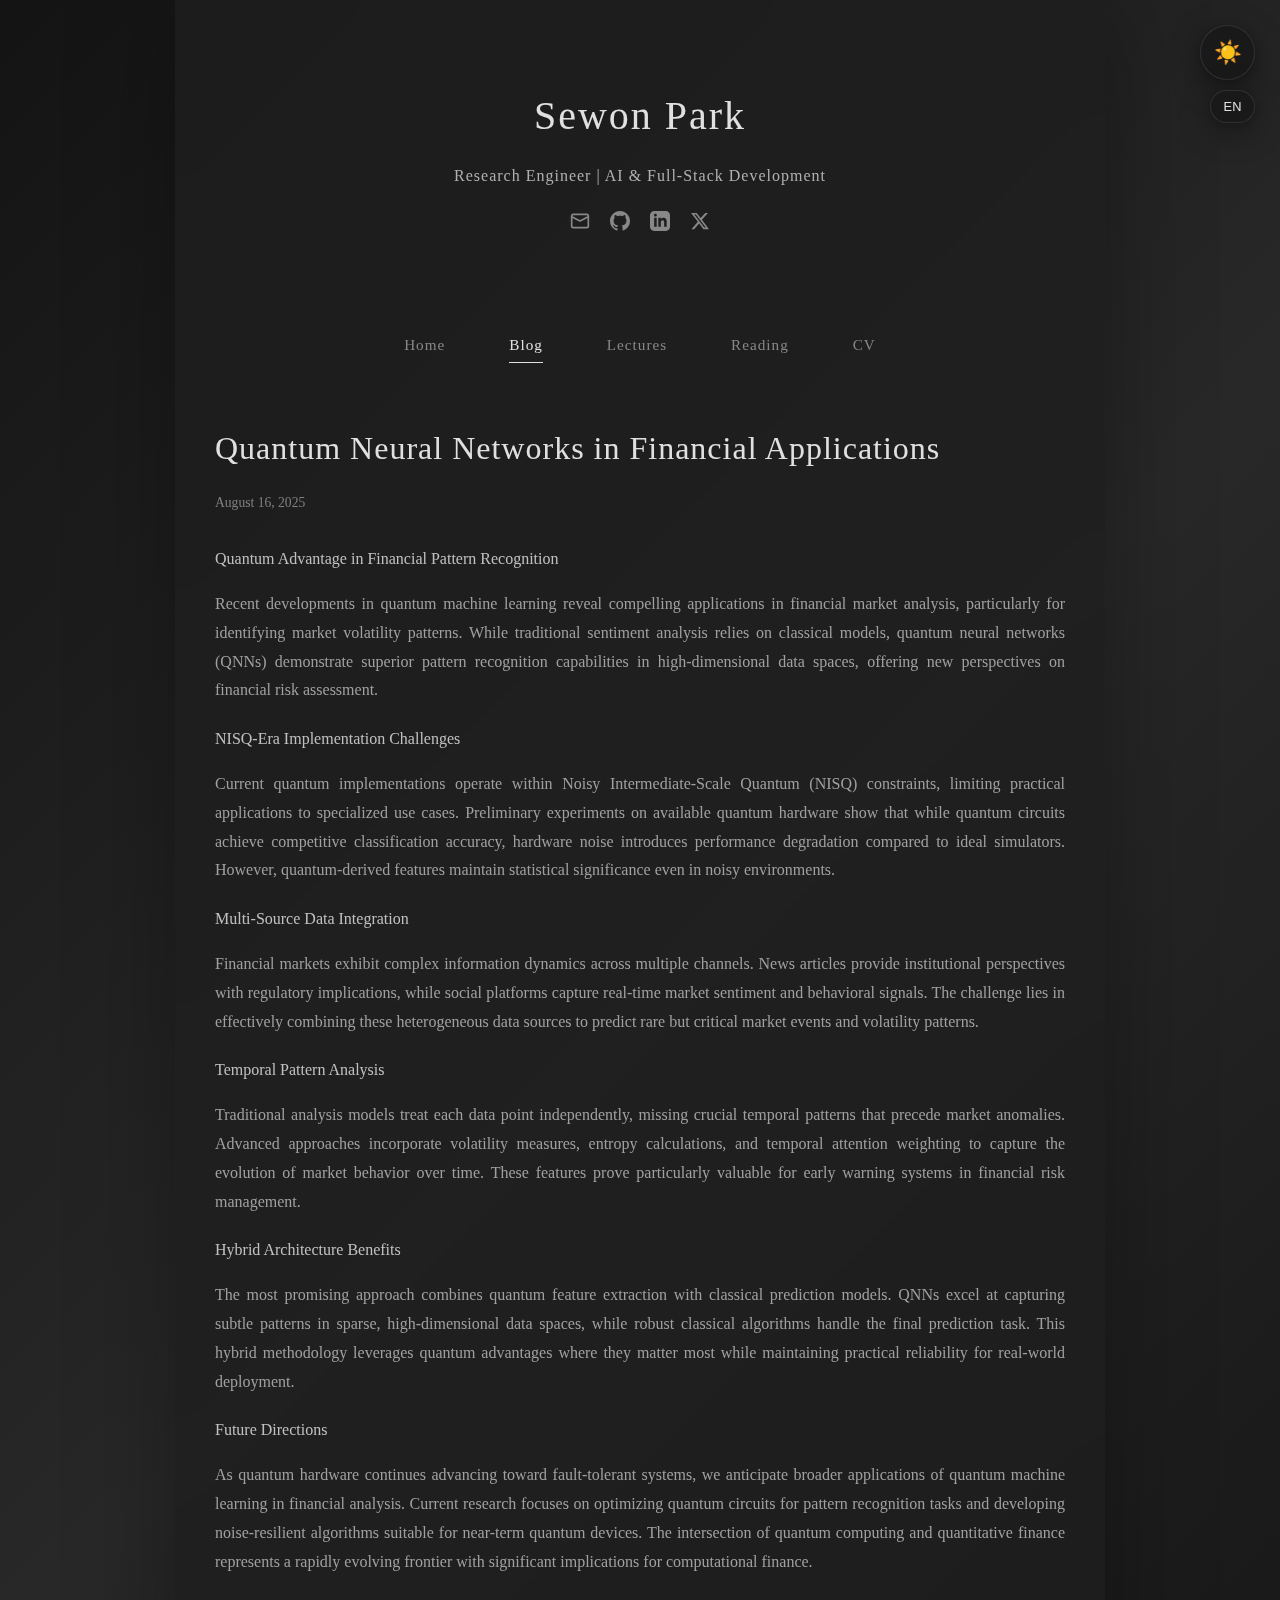
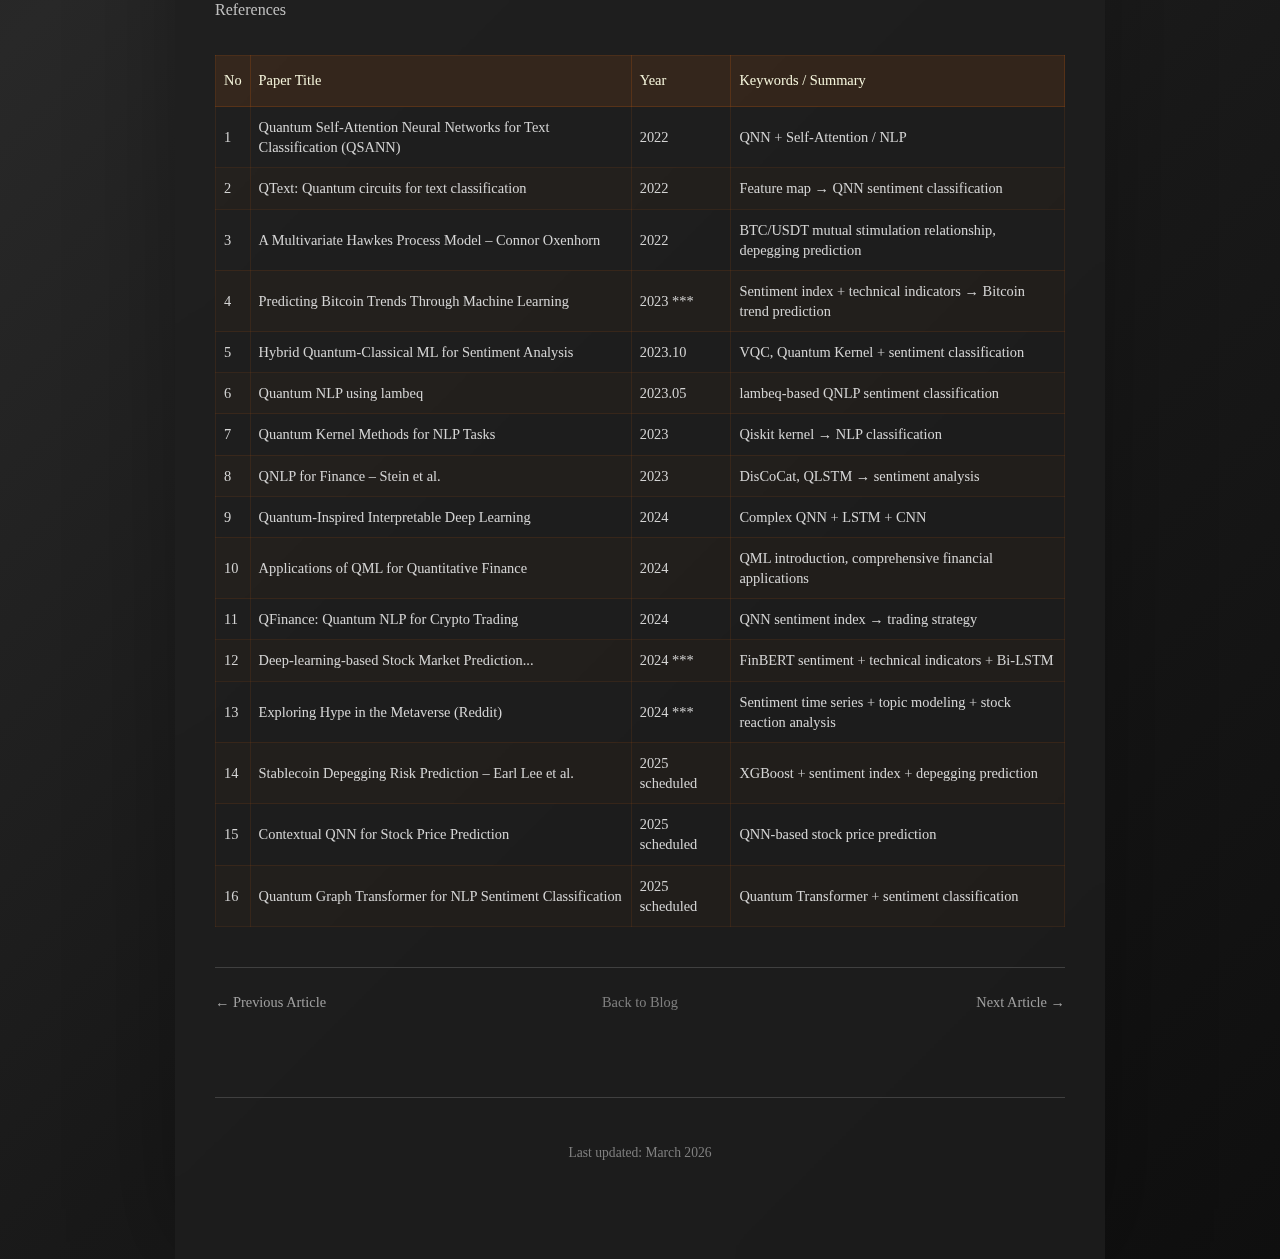
<file: blog2.html>
<!DOCTYPE html>
<html data-theme="dark" data-lang="en">
<head>
    <meta charset="utf-8">
    <meta name="viewport" content="width=device-width, initial-scale=1">
    <title>Quantum Neural Networks vs Classical Machine Learning - Sewon Park</title>
    <link rel="stylesheet" type="text/css" href="style.css">
</head>
<body>
    <button class="theme-toggle" onclick="toggleTheme()" aria-label="Toggle dark mode">☀️</button>
    <button class="lang-toggle" onclick="toggleLanguage()" aria-label="Toggle language">EN</button>
    
    <div class="container">
        <div id="site-header"></div>
        <div id="site-nav"></div>

        <article class="blog-post-full">
            <h1 data-en="Quantum Neural Networks in Financial Applications" data-kr="금융 응용을 위한 양자 신경망">Quantum Neural Networks in Financial Applications</h1>
            <p class="blog-date">August 16, 2025</p>

            <div class="blog-content">
                <h3 data-en="Quantum Advantage in Financial Pattern Recognition" data-kr="금융 패턴 인식에서의 양자 우위">Quantum Advantage in Financial Pattern Recognition</h3>
                <p data-en="Recent developments in quantum machine learning reveal compelling applications in financial market analysis, particularly for identifying market volatility patterns. While traditional sentiment analysis relies on classical models, quantum neural networks (QNNs) demonstrate superior pattern recognition capabilities in high-dimensional data spaces, offering new perspectives on financial risk assessment." data-kr="양자 머신러닝의 최근 발전은 금융 시장 분석, 특히 시장 변동성 패턴 식별에 대한 설득력 있는 응용을 보여줍니다. 전통적인 감성 분석이 고전적 모델에 의존하는 반면, 양자 신경망(QNN)은 고차원 데이터 공간에서 우수한 패턴 인식 능력을 보여주며 금융 리스크 평가에 대한 새로운 관점을 제공합니다.">Recent developments in quantum machine learning reveal compelling applications in financial market analysis, particularly for identifying market volatility patterns. While traditional sentiment analysis relies on classical models, quantum neural networks (QNNs) demonstrate superior pattern recognition capabilities in high-dimensional data spaces, offering new perspectives on financial risk assessment.</p>

                <h3 data-en="NISQ-Era Implementation Challenges" data-kr="NISQ 시대의 구현 과제">NISQ-Era Implementation Challenges</h3>
                <p data-en="Current quantum implementations operate within Noisy Intermediate-Scale Quantum (NISQ) constraints, limiting practical applications to specialized use cases. Preliminary experiments on available quantum hardware show that while quantum circuits achieve competitive classification accuracy, hardware noise introduces performance degradation compared to ideal simulators. However, quantum-derived features maintain statistical significance even in noisy environments." data-kr="현재 양자 구현은 Noisy Intermediate-Scale Quantum (NISQ) 제약 내에서 작동하여 실용적인 응용을 특수 사용 사례로 제한합니다. 사용 가능한 양자 하드웨어에 대한 예비 실험은 양자 회로가 경쟁력 있는 분류 정확도를 달성하지만, 하드웨어 노이즈가 이상적인 시뮬레이터에 비해 성능 저하를 초래한다는 것을 보여줍니다. 그러나 양자 유도 특징은 노이즈가 있는 환경에서도 통계적 유의성을 유지합니다.">Current quantum implementations operate within Noisy Intermediate-Scale Quantum (NISQ) constraints, limiting practical applications to specialized use cases. Preliminary experiments on available quantum hardware show that while quantum circuits achieve competitive classification accuracy, hardware noise introduces performance degradation compared to ideal simulators. However, quantum-derived features maintain statistical significance even in noisy environments.</p>

                <h3 data-en="Multi-Source Data Integration" data-kr="다중 소스 데이터 통합">Multi-Source Data Integration</h3>
                <p data-en="Financial markets exhibit complex information dynamics across multiple channels. News articles provide institutional perspectives with regulatory implications, while social platforms capture real-time market sentiment and behavioral signals. The challenge lies in effectively combining these heterogeneous data sources to predict rare but critical market events and volatility patterns." data-kr="금융 시장은 여러 채널에 걸쳐 복잡한 정보 역학을 보여줍니다. 뉴스 기사는 규제 영향과 함께 기관의 관점을 제공하는 반면, 소셜 플랫폼은 실시간 시장 감성과 행동 신호를 포착합니다. 과제는 이러한 이질적인 데이터 소스를 효과적으로 결합하여 드물지만 중요한 시장 이벤트와 변동성 패턴을 예측하는 것입니다.">Financial markets exhibit complex information dynamics across multiple channels. News articles provide institutional perspectives with regulatory implications, while social platforms capture real-time market sentiment and behavioral signals. The challenge lies in effectively combining these heterogeneous data sources to predict rare but critical market events and volatility patterns.</p>

                <h3 data-en="Temporal Pattern Analysis" data-kr="시간적 패턴 분석">Temporal Pattern Analysis</h3>
                <p data-en="Traditional analysis models treat each data point independently, missing crucial temporal patterns that precede market anomalies. Advanced approaches incorporate volatility measures, entropy calculations, and temporal attention weighting to capture the evolution of market behavior over time. These features prove particularly valuable for early warning systems in financial risk management." data-kr="전통적인 분석 모델은 각 데이터 포인트를 독립적으로 처리하여 시장 이상 현상에 앞서는 중요한 시간적 패턴을 놓칩니다. 고급 접근 방식은 변동성 측정, 엔트로피 계산 및 시간적 주의 가중치를 통합하여 시간 경과에 따른 시장 행동의 진화를 포착합니다. 이러한 특징은 금융 리스크 관리의 조기 경보 시스템에 특히 유용합니다.">Traditional analysis models treat each data point independently, missing crucial temporal patterns that precede market anomalies. Advanced approaches incorporate volatility measures, entropy calculations, and temporal attention weighting to capture the evolution of market behavior over time. These features prove particularly valuable for early warning systems in financial risk management.</p>

                <h3 data-en="Hybrid Architecture Benefits" data-kr="하이브리드 아키텍처의 이점">Hybrid Architecture Benefits</h3>
                <p data-en="The most promising approach combines quantum feature extraction with classical prediction models. QNNs excel at capturing subtle patterns in sparse, high-dimensional data spaces, while robust classical algorithms handle the final prediction task. This hybrid methodology leverages quantum advantages where they matter most while maintaining practical reliability for real-world deployment." data-kr="가장 유망한 접근 방식은 양자 특징 추출과 고전적 예측 모델을 결합합니다. QNN은 희소하고 고차원인 데이터 공간에서 미묘한 패턴을 포착하는 데 탁월하며, 강력한 고전 알고리즘은 최종 예측 작업을 처리합니다. 이 하이브리드 방법론은 실제 배포를 위한 실용적인 신뢰성을 유지하면서 가장 중요한 곳에서 양자 이점을 활용합니다.">The most promising approach combines quantum feature extraction with classical prediction models. QNNs excel at capturing subtle patterns in sparse, high-dimensional data spaces, while robust classical algorithms handle the final prediction task. This hybrid methodology leverages quantum advantages where they matter most while maintaining practical reliability for real-world deployment.</p>

                <h3 data-en="Future Directions" data-kr="미래 방향">Future Directions</h3>
                <p data-en="As quantum hardware continues advancing toward fault-tolerant systems, we anticipate broader applications of quantum machine learning in financial analysis. Current research focuses on optimizing quantum circuits for pattern recognition tasks and developing noise-resilient algorithms suitable for near-term quantum devices. The intersection of quantum computing and quantitative finance represents a rapidly evolving frontier with significant implications for computational finance." data-kr="양자 하드웨어가 결함 허용 시스템으로 계속 발전함에 따라, 우리는 금융 분석에서 양자 머신러닝의 더 광범위한 응용을 예상합니다. 현재 연구는 패턴 인식 작업을 위한 양자 회로 최적화와 단기 양자 장치에 적합한 노이즈 탄력적 알고리즘 개발에 중점을 두고 있습니다. 양자 컴퓨팅과 정량적 금융의 교차점은 계산 금융에 중요한 영향을 미치는 빠르게 진화하는 영역을 나타냅니다.">As quantum hardware continues advancing toward fault-tolerant systems, we anticipate broader applications of quantum machine learning in financial analysis. Current research focuses on optimizing quantum circuits for pattern recognition tasks and developing noise-resilient algorithms suitable for near-term quantum devices. The intersection of quantum computing and quantitative finance represents a rapidly evolving frontier with significant implications for computational finance.</p>
                
                <h3 data-en="References" data-kr="참고 문헌">References</h3>
                <div class="references-table">
                    <table>
                        <thead>
                            <tr>
                                <th data-en="No" data-kr="번호">No</th>
                                <th data-en="Paper Title" data-kr="논문 제목">Paper Title</th>
                                <th data-en="Year" data-kr="연도">Year</th>
                                <th data-en="Keywords / Summary" data-kr="키워드 / 요약">Keywords / Summary</th>
                            </tr>
                        </thead>
                        <tbody>
                            <tr><td>1</td><td>Quantum Self‑Attention Neural Networks for Text Classification (QSANN)</td><td>2022</td><td>QNN + Self-Attention / NLP</td></tr>
                            <tr><td>2</td><td>QText: Quantum circuits for text classification</td><td>2022</td><td>Feature map → QNN sentiment classification</td></tr>
                            <tr><td>3</td><td>A Multivariate Hawkes Process Model – Connor Oxenhorn</td><td>2022</td><td>BTC/USDT mutual stimulation relationship, depegging prediction</td></tr>
                            <tr><td>4</td><td>Predicting Bitcoin Trends Through Machine Learning</td><td>2023 ***</td><td>Sentiment index + technical indicators → Bitcoin trend prediction</td></tr>
                            <tr><td>5</td><td>Hybrid Quantum‑Classical ML for Sentiment Analysis</td><td>2023.10</td><td>VQC, Quantum Kernel + sentiment classification</td></tr>
                            <tr><td>6</td><td>Quantum NLP using lambeq</td><td>2023.05</td><td>lambeq-based QNLP sentiment classification</td></tr>
                            <tr><td>7</td><td>Quantum Kernel Methods for NLP Tasks</td><td>2023</td><td>Qiskit kernel → NLP classification</td></tr>
                            <tr><td>8</td><td>QNLP for Finance – Stein et al.</td><td>2023</td><td>DisCoCat, QLSTM → sentiment analysis</td></tr>
                            <tr><td>9</td><td>Quantum‑Inspired Interpretable Deep Learning</td><td>2024</td><td>Complex QNN + LSTM + CNN</td></tr>
                            <tr><td>10</td><td>Applications of QML for Quantitative Finance</td><td>2024</td><td>QML introduction, comprehensive financial applications</td></tr>
                            <tr><td>11</td><td>QFinance: Quantum NLP for Crypto Trading</td><td>2024</td><td>QNN sentiment index → trading strategy</td></tr>
                            <tr><td>12</td><td>Deep-learning-based Stock Market Prediction...</td><td>2024 ***</td><td>FinBERT sentiment + technical indicators + Bi-LSTM</td></tr>
                            <tr><td>13</td><td>Exploring Hype in the Metaverse (Reddit)</td><td>2024 ***</td><td>Sentiment time series + topic modeling + stock reaction analysis</td></tr>
                            <tr><td>14</td><td>Stablecoin Depegging Risk Prediction – Earl Lee et al.</td><td>2025 scheduled</td><td>XGBoost + sentiment index + depegging prediction</td></tr>
                            <tr><td>15</td><td>Contextual QNN for Stock Price Prediction</td><td>2025 scheduled</td><td>QNN-based stock price prediction</td></tr>
                            <tr><td>16</td><td>Quantum Graph Transformer for NLP Sentiment Classification</td><td>2025 scheduled</td><td>Quantum Transformer + sentiment classification</td></tr>
                        </tbody>
                    </table>
                </div>
            </div>
            
            <div class="blog-navigation">
                <div class="blog-nav-left">
                    <a href="blog1.html" class="nav-article" data-en="← Previous Article" data-kr="← 이전 글">← Previous Article</a>
                </div>
                <div class="blog-nav-center">
                    <a href="blog.html" class="back-to-blog" data-en="Back to Blog" data-kr="블로그로 돌아가기">Back to Blog</a>
                </div>
                <div class="blog-nav-right">
                    <a href="blog3.html" class="nav-article" data-en="Next Article →" data-kr="다음 글 →">Next Article →</a>
                </div>
            </div>
        </article>

        <div id="site-footer"></div>
    </div>

    <script src="common.js"></script>
</body>
</html>
</file>
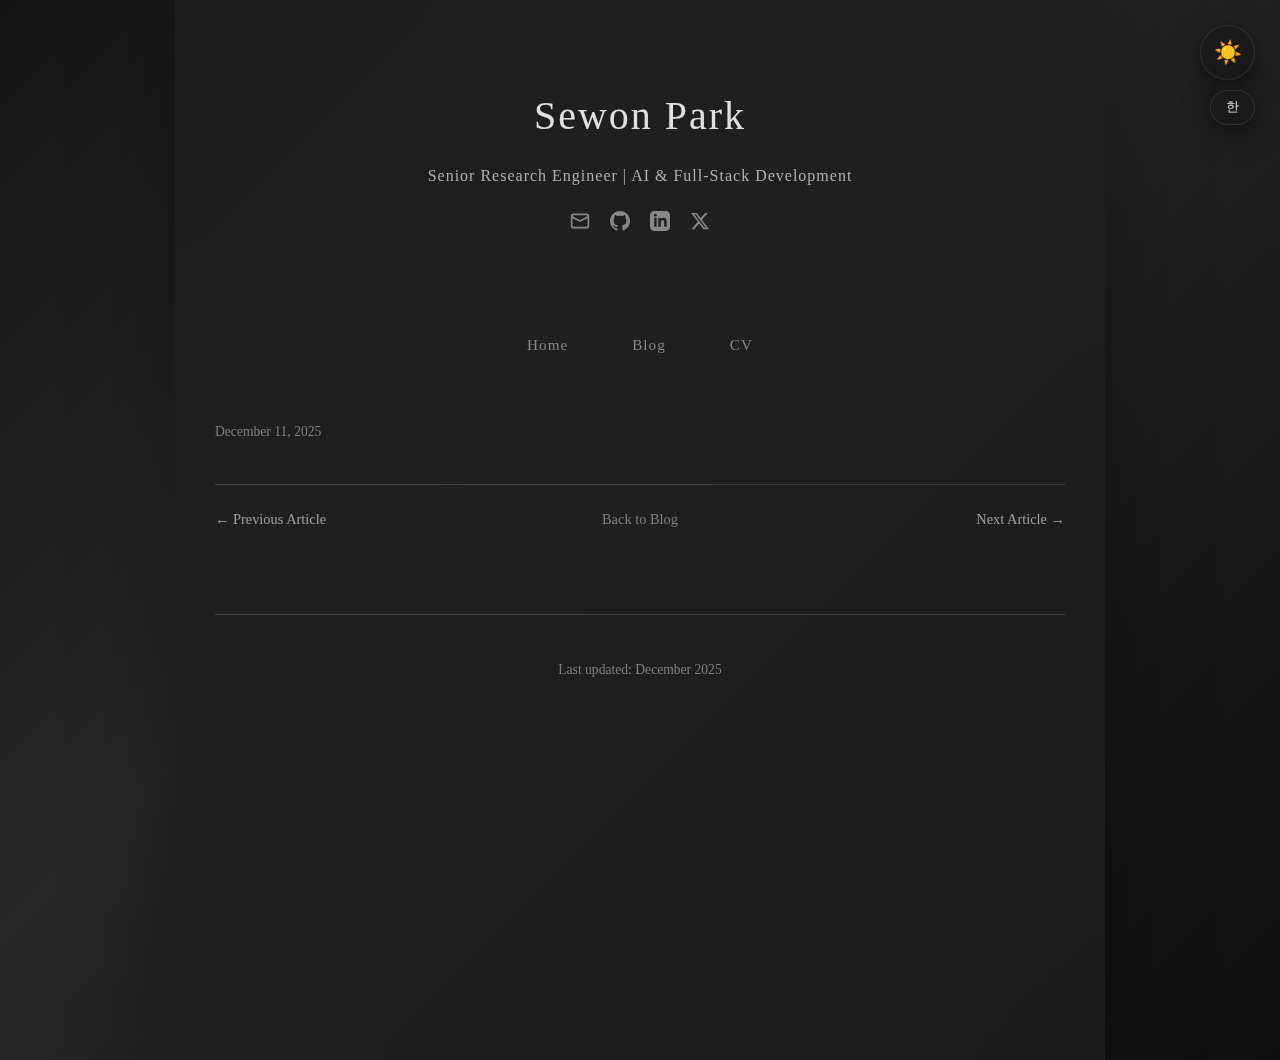
<file: blog3.html>
<!DOCTYPE html>
<html data-theme="dark" data-lang="en">
<head>
    <meta charset="utf-8">
    <meta name="viewport" content="width=device-width, initial-scale=1">
    <title>AI Engineer 개발자로의 확장 - Sewon Park</title>
    <link rel="stylesheet" type="text/css" href="style.css">
    <style>
        .image-modal {
            display: none;
            position: fixed;
            z-index: 9999;
            left: 0;
            top: 0;
            width: 100%;
            height: 100%;
            background-color: rgba(0, 0, 0, 0.9);
            cursor: pointer;
        }

        .image-modal-content {
            margin: auto;
            display: block;
            max-width: 95%;
            max-height: 95%;
            position: absolute;
            top: 50%;
            left: 50%;
            transform: translate(-50%, -50%);
            animation: zoom 0.3s;
        }

        @keyframes zoom {
            from {transform: translate(-50%, -50%) scale(0.8)}
            to {transform: translate(-50%, -50%) scale(1)}
        }

        .image-modal-close {
            position: absolute;
            top: 20px;
            right: 35px;
            color: #f1f1f1;
            font-size: 40px;
            font-weight: bold;
            cursor: pointer;
        }

        .image-modal-close:hover {
            color: #bbb;
        }

        /* Language switching */
        [data-lang="en"] .lang-en {
            display: none;
        }

        [data-lang="en"] .lang-kr {
            display: none;
        }
    </style>
</head>
<body>
    <button class="theme-toggle" onclick="toggleTheme()" aria-label="Toggle dark mode">☀️</button>
    <button class="lang-toggle" onclick="toggleLanguage()" aria-label="Toggle language">EN</button>

    <div class="container">
        <header>
            <h1 data-en="Sewon Park" data-kr="박세원">Sewon Park</h1>
            <p class="subtitle" data-en="Senior Research Engineer | AI & Full-Stack Development" data-kr="선임 연구원 | AI 및 풀스택 개발">Senior Research Engineer | AI & Full-Stack Development</p>
            <div class="social-links">
                <a href="mailto:haakusi@gmail.com" aria-label="Email">
                    <svg width="20" height="20" viewBox="0 0 24 24" fill="none" stroke="currentColor" stroke-width="2" stroke-linecap="round" stroke-linejoin="round">
                        <rect x="2" y="4" width="20" height="16" rx="2"/>
                        <path d="m22 7-10 5L2 7"/>
                    </svg>
                </a>
                <a href="https://github.com/haakusi" target="_blank" aria-label="GitHub">
                    <svg width="20" height="20" viewBox="0 0 24 24" fill="currentColor">
                        <path d="M12 0c-6.626 0-12 5.373-12 12 0 5.302 3.438 9.8 8.207 11.387.599.111.793-.261.793-.577v-2.234c-3.338.726-4.033-1.416-4.033-1.416-.546-1.387-1.333-1.756-1.333-1.756-1.089-.745.083-.729.083-.729 1.205.084 1.839 1.237 1.839 1.237 1.07 1.834 2.807 1.304 3.492.997.107-.775.418-1.305.762-1.604-2.665-.305-5.467-1.334-5.467-5.931 0-1.311.469-2.381 1.236-3.221-.124-.303-.535-1.524.117-3.176 0 0 1.008-.322 3.301 1.23.957-.266 1.983-.399 3.003-.404 1.02.005 2.047.138 3.006.404 2.291-1.552 3.297-1.23 3.297-1.23.653 1.653.242 2.874.118 3.176.77.84 1.235 1.911 1.235 3.221 0 4.609-2.807 5.624-5.479 5.921.43.372.823 1.102.823 2.222v3.293c0 .319.192.694.801.576 4.765-1.589 8.199-6.086 8.199-11.386 0-6.627-5.373-12-12-12z"/>
                    </svg>
                </a>
                <a href="https://www.linkedin.com/in/sewon-p-38009a1a7/" target="_blank" aria-label="LinkedIn">
                    <svg width="20" height="20" viewBox="0 0 24 24" fill="currentColor">
                        <path d="M19 0h-14c-2.761 0-5 2.239-5 5v14c0 2.761 2.239 5 5 5h14c2.762 0 5-2.239 5-5v-14c0-2.761-2.238-5-5-5zm-11 19h-3v-11h3v11zm-1.5-12.268c-.966 0-1.75-.79-1.75-1.764s.784-1.764 1.75-1.764 1.75.79 1.75 1.764-.783 1.764-1.75 1.764zm13.5 12.268h-3v-5.604c0-3.368-4-3.113-4 0v5.604h-3v-11h3v1.765c1.396-2.586 7-2.777 7 2.476v6.759z"/>
                    </svg>
                </a>
                <a href="https://twitter.com/haakusi_" target="_blank" aria-label="X (Twitter)">
                    <svg width="20" height="20" viewBox="0 0 24 24" fill="currentColor">
                        <path d="M18.244 2.25h3.308l-7.227 8.26 8.502 11.24H16.17l-5.214-6.817L4.99 21.75H1.68l7.73-8.835L1.254 2.25H8.08l4.713 6.231zm-1.161 17.52h1.833L7.084 4.126H5.117z"/>
                    </svg>
                </a>
            </div>
        </header>

        <nav class="navigation">
            <a href="index.html" class="nav-link" data-en="Home" data-kr="홈">Home</a>
            <a href="blog.html" class="nav-link" data-en="Blog" data-kr="블로그">Blog</a>
            <a href="cv.html" class="nav-link" data-en="CV" data-kr="이력서">CV</a>
        </nav>

        <article class="blog-post-full">
            <h1 class="lang-kr">AI Engineer 개발자로의 확장</h1>
            <h1 class="lang-en">Expanding as an AI Engineer</h1>
            <p class="blog-date">December 11, 2025</p>

            <div class="blog-content lang-kr">
                <h3>Introduction: MCP Universal Platform</h3>
                <p>최신 AI 엔지니어링에서 요구되는 역량은 단순히 코드 작성을 넘어 기획부터 배포까지 전체 생명주기를 아우르는 포괄적 이해입니다. 본 글에서는 MCP Universal Platform 프로젝트를 통해 AI Engineer로서 어떻게 사고를 확정해서 프로젝트를 진행하는지 살펴보고자 합니다. 수십,수백개의 분석도구를 수십개의 데이터 도메인으로 체계화하고, 도메인 주도 아키텍처(DDD)를 통해 AI 컨텍스트 관리 최적화를 위한 가상의 아키텍처를 기반으로 소개해보고자 합니다.</p>

                <p style="font-style: italic; color: #888; margin: 20px 0; padding: 10px; border-left: 3px solid #555; background-color: #1a1a1a;">*팔란티어 타겟으로 구성하였습니다.</p>

                <h3>프로젝트 구조</h3>
                <pre style="background-color: #1e1e1e; color: #d4d4d4; padding: 20px; border-radius: 8px; overflow-x: auto; font-size: 0.85em; line-height: 1.6; border: 1px solid #333;"><code>mcp-universal-platform/
│
├── 📂 core/                            # [Backend Development - Domain-Driven Architecture]
│   ├── handlers/                       # 데이터 도메인 핸들러
│   │   ├── base_handler.py             # 공통 핸들러 로직 (인증, 에러 처리, 감사 로그)
│   │   ├── data_source_handler.py      # 데이터 소스 연결 도메인
│   │   ├── entity_handler.py           # 개체 데이터 관리 도메인
│   │   ├── relationship_handler.py     # 관계 분석 도메인
│   │   ├── analytics_handler.py        # 분석 쿼리 도메인
│   │   ├── timeline_handler.py         # 시간순 데이터 도메인
│   │   ├── geospatial_handler.py       # 지리공간 데이터 도메인
│   │   ├── investigation_handler.py    # 조사 케이스 관리 도메인
│   │   ├── notification_handler.py     # 알림 및 모니터링 도메인
│   │   ├── report_handler.py           # 보고서 생성 도메인
│   │   ├── collaboration_handler.py    # 팀 협업 도메인
│   │   ├── audit_handler.py            # 감사 추적 도메인
│   │   └── ...                         # 각 도메인별 독립적 관리
│   │
│   ├── schemas/                        # [Data Validation - Pydantic]
│   │   ├── tool_response.py            # 분석 응답 스키마
│   │   ├── entity_schema.py            # 개체 데이터 스키마
│   │   ├── relationship_schema.py      # 관계 데이터 스키마
│   │   ├── analytics_schema.py         # 분석 결과 스키마
│   │   └── ...                         # 도메인별 스키마 분리
│   │
│   ├── tools/                          # [MCP Tool Definitions]
│   │   ├── categories.py               # 분석 도구 카테고리 분류 시스템
│   │   ├── data_source_tools.py        # 데이터 소스 관련 도구 정의
│   │   ├── entity_tools.py             # 개체 분석 도구 정의
│   │   ├── relationship_tools.py       # 관계 분석 도구 정의
│   │   ├── analytics_tools.py          # 고급 분석 도구 정의
│   │   └── ...                         # 도메인별 도구 정의
│   │
│   ├── utils/                          # [Infrastructure Utilities]
│   │   ├── graph_db.py                 # Graph DB 관리 (개체-관계 분석)
│   │   ├── knowledge_base.py           # 지식 베이스 관리 (RAG)
│   │   ├── search_engine.py            # 고급 검색 유틸리티
│   │   ├── indexing.py                 # 데이터 인덱싱 전략
│   │   ├── geocoding.py                # 지리공간 좌표 변환
│   │   └── crypto.py                   # 암호화 및 보안
│   │
│   ├── session.py                      # 세션 관리 및 접근 제어
│   ├── tool_manager.py                 # 동적 분석 도구 로딩 시스템
│   └── config.py                       # 플랫폼 설정 관리
│
├── 📂 platform_manager.py              # [AI Server Management - PyQt5]
│   └── GUI 기반 플랫폼 관리 도구
│       - 데이터 소스 관리
│       - 실시간 분석 모니터링
│       - 사용자 권한 관리 UI
│       - 워크플로우 구성
│
├── 📂 analysis_server.py               # [Backend Development - FastAPI]
│   └── REST API 서버
│       - LLM 통합 (Claude/Gemini/OpenAI)
│       - 분석 도구 실행 루프
│       - 컨텍스트 및 상태 관리
│       - 실시간 결과 스트리밍
│
├── 📂 scripts/                         # [DevOps & Automation]
│   ├── rebuild_knowledge_base.py       # 지식 베이스 재구축 자동화
│   ├── validate_data_integrity.py      # 데이터 검증 스크립트
│   ├── sync_data_sources.py            # 데이터 소스 동기화
│   └── test_*.py                       # 통합 테스트 자동화
│
├── 📂 build.bat, START_SERVER.bat      # [DevOps - Build Automation]
│   └── 빌드 및 배포 자동화 스크립트
│
├── 📂 installer/                       # [DevOps - Packaging & Distribution]
│   ├── installer.iss                   # InnoSetup 인스톨러 스크립트
│   ├── build_installer.ps1             # 인스톨러 빌드 자동화
│   ├── assets/                         # 인스톨러 리소스
│   └── service_manager/                # 윈도우 서비스 관리 도구
│
├── 📂 docs/                            # [Documentation - Platform Architecture]
│   ├── development/                    # 개발 가이드
│   │   ├── TOOL_DEVELOPMENT_GUIDE.md   # 분석 도구 개발 지시서
│   │   ├── HANDLER_DEVELOPMENT.md      # 핸들러 개발 가이드
│   │   ├── SCHEMA_VALIDATION.md        # Pydantic 스키마 설계 가이드
│   │   └── DOMAIN_ARCHITECTURE.md      # 도메인 분류 및 아키텍처
│   │
│   ├── guides/                         # 사용자 및 분석가 가이드
│   ├── api_documentation/              # 분석 API 문서
│   ├── knowledge_base/                 # 지식 베이스 아키텍처
│   │   ├── KNOWLEDGE_BASE_DESIGN.md    # 지식 베이스 설계 철학
│   │   ├── ENTITY_RELATIONSHIP.md      # 개체-관계 모델 정의
│   │   └── SEARCH_STRATEGY.md          # 검색 및 질의 전략
│   └── mcp/                            # MCP 프로토콜 및 통합 문서
│
├── 📂 prompts/                         # [AI Engineering - Context Management]
│   ├── system_prompts/                 # LLM 시스템 프롬프트
│   ├── analysis_templates/             # 분석 템플릿 및 설명
│   │   └── TOOL_ADDITION_TEMPLATE.md   # 새로운 분석 도구 추가 템플릿
│   └── workflow_prompts/               # 워크플로우 자동화 프롬프트
│
├── 📂 data/                            # [Data Engineering]
│   ├── graph_database/                 # Neo4j 그래프 데이터베이스
│   ├── knowledge_index/                # ChromaDB 벡터 인덱스
│   └── cache/                          # 분석 결과 캐시
│
├── 📂 lmops/                           # [MLOps & Testing]
│   ├── src/                            # LLM 분석 테스트 프레임워크
│   ├── docker-compose.yml              # Docker 컨테이너화
│   ├── test-cases/                     # 분석 정확도 테스트 케이스
│   └── evaluation/                     # 성능 평가 도구
│
└── 📂 requirements*.txt                # [Dependency Management]
    └── 파이썬 패키지 의존성 관리</code></pre>

                <h3>Domain-Driven Architecture: AI Context Management Strategy</h3>
                <p>AI 기반 개발의 가장 큰 과제 중 하나는 방대한 컨텍스트 관리입니다. 거대한 단일 컨텍스트는 AI의 정확도를 저하시키고 수정과 실행을 어렵게 만듭니다. 이를 해결하기 위해 프로젝트를 n개의 독립적 도메인으로 분리했습니다. 각 도메인은 Handler(비즈니스 로직), Schema(Pydantic 기반 데이터 검증), Tools(MCP 도구 정의), Documentation(개발 가이드)로 구성되어 독립적 개발 단위로 동작합니다. 이러한 Microservices Architecture 수준의 분리는 AI가 필요한 컨텍스트만 집중할 수 있게 하며, 유지보수 시 영향 범위를 최소화하고 신규 개발자 온보딩을 용이하게 합니다.</p>

                <h3>Platform Architecture</h3>

                <div style="text-align: center; margin: 30px 0;">
                    <img src="platform_architectures.png" alt="Platform Architecture Diagram" style="max-width: 100%; height: auto; border: 1px solid #333; border-radius: 8px; cursor: pointer;" onclick="openImageModal(this)">
                    <p style="font-size: 0.9em; color: #aaa; margin-top: 10px;">MCP Universal Platform Architecture Diagram (Click to enlarge)</p>
                </div>

                <h3>전방위 커버리지 매트릭스</h3>
                <p>AI Engineer로서의 역량은 특정 기술 스택에 국한되지 않습니다. 프로젝트 전반에 걸쳐 다음과 같은 전방위 커버리지를 실현했습니다:</p>

                <div style="overflow-x: auto; margin: 20px 0;">
                    <table style="width: 100%; border-collapse: collapse; background-color: #1a1a1a; border-radius: 8px; overflow: hidden;">
                        <thead>
                            <tr style="background-color: #2d2d2d;">
                                <th style="padding: 12px; text-align: left; border-bottom: 2px solid #444; color: #fff; font-weight: bold;">영역</th>
                                <th style="padding: 12px; text-align: left; border-bottom: 2px solid #444; color: #fff; font-weight: bold;">담당 작업</th>
                                <th style="padding: 12px; text-align: left; border-bottom: 2px solid #444; color: #fff; font-weight: bold;">주요 파일/폴더</th>
                                <th style="padding: 12px; text-align: left; border-bottom: 2px solid #444; color: #fff; font-weight: bold;">AI 개발 강점</th>
                            </tr>
                        </thead>
                        <tbody>
                            <tr style="border-bottom: 1px solid #333;">
                                <td style="padding: 12px; color: #fff; font-weight: bold;">기획</td>
                                <td style="padding: 12px; color: #d4d4d4;">요구사항 분석, 아키텍처 설계</td>
                                <td style="padding: 12px; color: #d4d4d4;"><code style="background-color: #2d2d2d; padding: 2px 6px; border-radius: 3px;">docs/development/</code></td>
                                <td style="padding: 12px; color: #d4d4d4;">AI 컨텍스트 최적화 설계</td>
                            </tr>
                            <tr style="border-bottom: 1px solid #333;">
                                <td style="padding: 12px; color: #fff; font-weight: bold;">Backend</td>
                                <td style="padding: 12px; color: #d4d4d4;">FastAPI 서버, MCP 프로토콜</td>
                                <td style="padding: 12px; color: #d4d4d4;"><code style="background-color: #2d2d2d; padding: 2px 6px; border-radius: 3px;">mcp_server.py</code>, <code style="background-color: #2d2d2d; padding: 2px 6px; border-radius: 3px;">core/</code></td>
                                <td style="padding: 12px; color: #d4d4d4;">도메인 기반 분리로 AI 컨텍스트 관리 용이</td>
                            </tr>
                            <tr style="border-bottom: 1px solid #333;">
                                <td style="padding: 12px; color: #fff; font-weight: bold;">Domain Architecture</td>
                                <td style="padding: 12px; color: #d4d4d4;">핸들러, 스키마, 도구 분리</td>
                                <td style="padding: 12px; color: #d4d4d4;"><code style="background-color: #2d2d2d; padding: 2px 6px; border-radius: 3px;">core/handlers/</code>, <code style="background-color: #2d2d2d; padding: 2px 6px; border-radius: 3px;">core/schemas/</code>, <code style="background-color: #2d2d2d; padding: 2px 6px; border-radius: 3px;">core/tools/</code></td>
                                <td style="padding: 12px; color: #d4d4d4;">체계적 분리로 AI 개발 지시 정확도 향상</td>
                            </tr>
                            <tr style="border-bottom: 1px solid #333;">
                                <td style="padding: 12px; color: #fff; font-weight: bold;">AI Server Management</td>
                                <td style="padding: 12px; color: #d4d4d4;">PyQt5 GUI, 서비스 관리</td>
                                <td style="padding: 12px; color: #d4d4d4;"><code style="background-color: #2d2d2d; padding: 2px 6px; border-radius: 3px;">agent_manager.py</code></td>
                                <td style="padding: 12px; color: #d4d4d4;">서버 상태 모니터링 및 제어</td>
                            </tr>
                            <tr style="border-bottom: 1px solid #333;">
                                <td style="padding: 12px; color: #fff; font-weight: bold;">AI/ML Engineering</td>
                                <td style="padding: 12px; color: #d4d4d4;">LLM 통합, Vector DB, RAG</td>
                                <td style="padding: 12px; color: #d4d4d4;"><code style="background-color: #2d2d2d; padding: 2px 6px; border-radius: 3px;">prompts/</code>, <code style="background-color: #2d2d2d; padding: 2px 6px; border-radius: 3px;">core/utils/vector_db.py</code></td>
                                <td style="padding: 12px; color: #d4d4d4;">컨텍스트 기반 RAG 전략</td>
                            </tr>
                            <tr style="border-bottom: 1px solid #333;">
                                <td style="padding: 12px; color: #fff; font-weight: bold;">DevOps</td>
                                <td style="padding: 12px; color: #d4d4d4;">빌드, 배포, 서비스화</td>
                                <td style="padding: 12px; color: #d4d4d4;"><code style="background-color: #2d2d2d; padding: 2px 6px; border-radius: 3px;">build.bat</code>, <code style="background-color: #2d2d2d; padding: 2px 6px; border-radius: 3px;">installer/</code>, <code style="background-color: #2d2d2d; padding: 2px 6px; border-radius: 3px;">scripts/</code></td>
                                <td style="padding: 12px; color: #d4d4d4;">자동화 스크립트</td>
                            </tr>
                            <tr style="border-bottom: 1px solid #333;">
                                <td style="padding: 12px; color: #fff; font-weight: bold;">Packaging</td>
                                <td style="padding: 12px; color: #d4d4d4;">Windows 인스톨러, 실행 파일</td>
                                <td style="padding: 12px; color: #d4d4d4;"><code style="background-color: #2d2d2d; padding: 2px 6px; border-radius: 3px;">installer/installer.iss</code>, <code style="background-color: #2d2d2d; padding: 2px 6px; border-radius: 3px;">dist/</code></td>
                                <td style="padding: 12px; color: #d4d4d4;">배포 패키징</td>
                            </tr>
                            <tr style="border-bottom: 1px solid #333;">
                                <td style="padding: 12px; color: #fff; font-weight: bold;">Documentation</td>
                                <td style="padding: 12px; color: #d4d4d4;">기술 문서, AI 개발 가이드</td>
                                <td style="padding: 12px; color: #d4d4d4;"><code style="background-color: #2d2d2d; padding: 2px 6px; border-radius: 3px;">docs/</code> (50+ 문서)</td>
                                <td style="padding: 12px; color: #d4d4d4;">AI 개발 지시 문서 체계화</td>
                            </tr>
                            <tr style="border-bottom: 1px solid #333;">
                                <td style="padding: 12px; color: #fff; font-weight: bold;">Testing</td>
                                <td style="padding: 12px; color: #d4d4d4;">자동화 테스트, LLM 테스트</td>
                                <td style="padding: 12px; color: #d4d4d4;"><code style="background-color: #2d2d2d; padding: 2px 6px; border-radius: 3px;">lmops/tests/</code>, <code style="background-color: #2d2d2d; padding: 2px 6px; border-radius: 3px;">scripts/test_*.py</code></td>
                                <td style="padding: 12px; color: #d4d4d4;">LLM 테스트 프레임워크</td>
                            </tr>
                            <tr>
                                <td style="padding: 12px; color: #fff; font-weight: bold;">Design</td>
                                <td style="padding: 12px; color: #d4d4d4;">UI/UX, 프레젠테이션</td>
                                <td style="padding: 12px; color: #d4d4d4;"><code style="background-color: #2d2d2d; padding: 2px 6px; border-radius: 3px;">presentation/</code>, <code style="background-color: #2d2d2d; padding: 2px 6px; border-radius: 3px;">installer/assets/</code></td>
                                <td style="padding: 12px; color: #d4d4d4;">시각적 아키텍처 표현</td>
                            </tr>
                        </tbody>
                    </table>
                </div>

                <h3>AI-Driven Development Documentation Strategy</h3>
                <p>효과적인 AI 기반 개발을 위해서는 체계적인 문서화 전략이 필수입니다. 도구 추가 시 필요한 4대 핵심 요소—API Payload(Request/Response 구조), URL & Method(엔드포인트), Description(도구 설명), Required Fields(필수 파라미터)—를 표준화하고, 각 개발 레이어별로 독립적인 가이드 문서를 제공했습니다. TOOL_DEVELOPMENT_GUIDE.md는 도구 추가 전체 가이드를, HANDLER_DEVELOPMENT.md는 핸들러 개발 패턴을, SCHEMA_VALIDATION.md는 Pydantic 스키마 작성법을, CATEGORY_MANAGEMENT.md는 카테고리 분류 전략을 다룹니다. 이러한 문서 체계는 AI가 필요한 컨텍스트만 참조하여 정확한 개발 지시를 생성할 수 있게 설계되었습니다.</p>

                <pre style="background-color: #1e1e1e; color: #d4d4d4; padding: 20px; border-radius: 8px; overflow-x: auto; font-size: 0.85em; line-height: 1.6; border: 1px solid #333; margin: 20px 0;"><code>docs/development/
├── TOOL_DEVELOPMENT_GUIDE.md      # 도구 추가 전체 가이드
│   ├── API Payload 작성법
│   ├── URL & Method 정의
│   ├── Description 작성 가이드
│   └── Required Fields 명시
│
├── HANDLER_DEVELOPMENT.md         # 핸들러 개발 가이드
│   ├── BaseHandler 상속 방법
│   ├── 에러 처리 패턴
│   └── API 호출 표준
│
├── SCHEMA_VALIDATION.md           # Pydantic 스키마 가이드
│   ├── Request Schema 작성
│   ├── Response Schema 작성
│   └── Validation 규칙
│
└── CATEGORY_MANAGEMENT.md         # 카테고리 분류 가이드
    ├── 카테고리 추가 방법
    └── Tool-Category 매핑</code></pre>

                <h3>Vector Database Strategy for RAG</h3>
                <p>Knowledge Base 아키텍처는 LLM이 도구 사용법을 자연스럽게 학습하도록 설계되었습니다. 14개 카테고리별로 문서를 분리 저장하고, 의미 기반 검색(Semantic Search)을 통해 관련 도구를 추천합니다. ChromaDB를 활용한 Vector Indexing 전략은 개발 지시 시 정확한 컨텍스트를 제공하며, 도구 추가 시 자동화된 재구축 스크립트를 통해 지식 베이스를 최신 상태로 유지합니다. 이는 단순한 검색을 넘어 AI가 프로젝트의 도메인 지식을 체득하도록 하는 핵심 메커니즘입니다.</p>

                <h3>Development Workflow: Adding New Tools</h3>
                <p>새로운 분석 도구를 추가하는 워크플로우는 다음과 같이 체계화되어 있습니다. 각 단계는 독립적이면서도 상호 연결되어, AI가 단계별로 정확한 지시를 따를 수 있도록 구조화되었습니다.</p>

                <pre style="background-color: #1e1e1e; color: #d4d4d4; padding: 20px; border-radius: 8px; overflow-x: auto; font-size: 0.85em; line-height: 1.6; border: 1px solid #333; margin: 20px 0;"><code>1. API 스펙 확인
   └─> docs/api_documentation/ 참조

2. Handler 개발
   └─> docs/development/HANDLER_DEVELOPMENT.md 참조
   └─> core/handlers/{domain}_handler.py 수정

3. Schema 정의
   └─> docs/development/SCHEMA_VALIDATION.md 참조
   └─> core/schemas/{domain}.py에 Pydantic 모델 추가

4. Tool 정의
   └─> docs/development/TOOL_DEVELOPMENT_GUIDE.md 참조
   └─> core/tools/{domain}.py에 Tool 추가

5. Category 분류
   └─> docs/development/CATEGORY_MANAGEMENT.md 참조
   └─> core/tools/categories.py에 매핑 추가

6. 문서 업데이트
   └─> prompts/tool_descriptions/에 설명 추가
   └─> Vector DB 재구축 (자동화 스크립트 실행)</code></pre>

                <h3>Core Strengths: From Planning to Deployment</h3>
                <p>본 프로젝트는 단순한 코딩 작업을 넘어 전체 제품 생명주기를 커버합니다. 요구사항 분석 및 아키텍처 설계 단계에서 AI 컨텍스트 최적화를 고려한 도메인 분리 전략을 수립했으며, Backend 및 Frontend 개발에서는 FastAPI, PyQt5를 활용한 서버 및 관리 도구를 구현했습니다. DevOps 측면에서는 InnoSetup 기반 Windows 인스톨러 제작, 빌드 자동화 스크립트, 서비스 관리 도구를 개발했으며, Testing에서는 LLM 평가 프레임워크와 자동화 테스트 시스템을 구축했습니다. 50개 이상의 기술 문서 작성을 통해 프로젝트의 지속 가능성과 확장성을 확보했으며, 프레젠테이션 자료 제작을 통해 기술적 성과를 효과적으로 전달했습니다.</p>

                <h3>Conclusion: AI Engineer's Holistic Competency</h3>
                <p>AI Engineering은 단순히 AI 모델을 다루는 것이 아닌, 전체 시스템을 이해하고 설계할 수 있는 포괄적 역량을 요구합니다. MCP Universal Platform 프로젝트를 통해 기획부터 배포까지 전 과정을 커버하며, AI 컨텍스트 관리 전략, 도메인 기반 아키텍처, RAG 시스템 구축, 자동화 테스트, 문서화 체계 등 AI Engineer로서 갖춰야 할 핵심 역량을 실증했습니다. 이러한 전방위 커버리지는 단순히 다양한 기술을 아는 것을 넘어, 각 요소가 어떻게 유기적으로 연결되어 하나의 완성된 시스템을 이루는지 이해하고 설계할 수 있는 능력을 의미합니다. AI 시대의 엔지니어는 코드를 넘어 전체 그림을 그릴 수 있어야 하며, 본 프로젝트는 그러한 비전의 구체적 실현 사례입니다.</p>
            </div>

            <div class="blog-content lang-en">
                <h3>Introduction: MCP Universal Platform</h3>
                <p>Modern AI engineering requires comprehensive understanding beyond just code writing—spanning the entire lifecycle from planning to deployment. This article explores how AI Engineers approach and process projects through the MCP Universal Platform project. It covers organizing dozens, hundreds of analysis tools into multiple data domains and introduces a hypothetical architecture for optimizing AI context management through Domain-Driven Architecture (DDA).</p>

                <p style="font-style: italic; color: #888; margin: 20px 0; padding: 10px; border-left: 3px solid #555; background-color: #1a1a1a;">*Configured targeting Palantir.</p>

                <h3>Project Structure</h3>
                <pre style="background-color: #1e1e1e; color: #d4d4d4; padding: 20px; border-radius: 8px; overflow-x: auto; font-size: 0.85em; line-height: 1.6; border: 1px solid #333;"><code>mcp-universal-platform/
│
├── 📂 core/                            # [Backend Development - Domain-Driven Architecture]
│   ├── handlers/                       # Data domain handlers
│   │   ├── base_handler.py             # Common handler logic (auth, error handling, audit logs)
│   │   ├── data_source_handler.py      # Data source connection domain
│   │   ├── entity_handler.py           # Entity data management domain
│   │   ├── relationship_handler.py     # Relationship analysis domain
│   │   ├── analytics_handler.py        # Analytics query domain
│   │   ├── timeline_handler.py         # Timeline data domain
│   │   ├── geospatial_handler.py       # Geospatial data domain
│   │   ├── investigation_handler.py    # Investigation case management domain
│   │   ├── notification_handler.py     # Notification & monitoring domain
│   │   ├── report_handler.py           # Report generation domain
│   │   ├── collaboration_handler.py    # Team collaboration domain
│   │   ├── audit_handler.py            # Audit trail domain
│   │   └── ...                         # Independent management per domain
│   │
│   ├── schemas/                        # [Data Validation - Pydantic]
│   │   ├── tool_response.py            # Analysis response schema
│   │   ├── entity_schema.py            # Entity data schema
│   │   ├── relationship_schema.py      # Relationship data schema
│   │   ├── analytics_schema.py         # Analytics result schema
│   │   └── ...                         # Domain-separated schemas
│   │
│   ├── tools/                          # [MCP Tool Definitions]
│   │   ├── categories.py               # Analysis tool categorization system
│   │   ├── data_source_tools.py        # Data source tool definitions
│   │   ├── entity_tools.py             # Entity analysis tool definitions
│   │   ├── relationship_tools.py       # Relationship analysis tool definitions
│   │   ├── analytics_tools.py          # Advanced analytics tool definitions
│   │   └── ...                         # Domain-specific tool definitions
│   │
│   ├── utils/                          # [Infrastructure Utilities]
│   │   ├── graph_db.py                 # Graph DB management (entity-relationship analysis)
│   │   ├── knowledge_base.py           # Knowledge base management (RAG)
│   │   ├── search_engine.py            # Advanced search utilities
│   │   ├── indexing.py                 # Data indexing strategies
│   │   ├── geocoding.py                # Geospatial coordinate transformation
│   │   └── crypto.py                   # Encryption & security
│   │
│   ├── session.py                      # Session management & access control
│   ├── tool_manager.py                 # Dynamic analysis tool loading system
│   └── config.py                       # Platform configuration management
│
├── 📂 platform_manager.py              # [AI Server Management - PyQt5]
│   └── GUI-based platform management tool
│       - Data source management
│       - Real-time analysis monitoring
│       - User permission management UI
│       - Workflow configuration
│
├── 📂 analysis_server.py               # [Backend Development - FastAPI]
│   └── REST API server
│       - LLM integration (Claude/Gemini/OpenAI)
│       - Analysis tool execution loop
│       - Context & state management
│       - Real-time result streaming
│
├── 📂 scripts/                         # [DevOps & Automation]
│   ├── rebuild_knowledge_base.py       # Knowledge base rebuild automation
│   ├── validate_data_integrity.py      # Data validation scripts
│   ├── sync_data_sources.py            # Data source synchronization
│   └── test_*.py                       # Integration test automation
│
├── 📂 build.bat, START_SERVER.bat      # [DevOps - Build Automation]
│   └── Build and deployment automation scripts
│
├── 📂 installer/                       # [DevOps - Packaging & Distribution]
│   ├── installer.iss                   # InnoSetup installer script
│   ├── build_installer.ps1             # Installer build automation
│   ├── assets/                         # Installer resources
│   └── service_manager/                # Windows service management tool
│
├── 📂 docs/                            # [Documentation - Platform Architecture]
│   ├── development/                    # Development guides
│   │   ├── TOOL_DEVELOPMENT_GUIDE.md   # Analysis tool development guide
│   │   ├── HANDLER_DEVELOPMENT.md      # Handler development guide
│   │   ├── SCHEMA_VALIDATION.md        # Pydantic schema design guide
│   │   └── DOMAIN_ARCHITECTURE.md      # Domain classification & architecture
│   │
│   ├── guides/                         # User & analyst guides
│   ├── api_documentation/              # Analysis API documentation
│   ├── knowledge_base/                 # Knowledge base architecture
│   │   ├── KNOWLEDGE_BASE_DESIGN.md    # Knowledge base design philosophy
│   │   ├── ENTITY_RELATIONSHIP.md      # Entity-relationship model definition
│   │   └── SEARCH_STRATEGY.md          # Search & query strategy
│   └── mcp/                            # MCP protocol & integration docs
│
├── 📂 prompts/                         # [AI Engineering - Context Management]
│   ├── system_prompts/                 # LLM system prompts
│   ├── analysis_templates/             # Analysis templates & descriptions
│   │   └── TOOL_ADDITION_TEMPLATE.md   # New analysis tool addition template
│   └── workflow_prompts/               # Workflow automation prompts
│
├── 📂 data/                            # [Data Engineering]
│   ├── graph_database/                 # Neo4j graph database
│   ├── knowledge_index/                # ChromaDB vector index
│   └── cache/                          # Analysis result cache
│
├── 📂 lmops/                           # [MLOps & Testing]
│   ├── src/                            # LLM analysis testing framework
│   ├── docker-compose.yml              # Docker containerization
│   ├── test-cases/                     # Analysis accuracy test cases
│   └── evaluation/                     # Performance evaluation tools
│
└── 📂 requirements*.txt                # [Dependency Management]
    └── Python package dependency management</code></pre>

                <h3>Domain-Driven Architecture: AI Context Management Strategy</h3>
                <p>One of the biggest challenges in AI-based development is managing vast contexts. Massive monolithic contexts degrade AI accuracy and make modifications difficult. To address this, the project was divided into n independent domains. Each domain consists of Handler (business logic), Schema (Pydantic-based data validation), Tools (MCP tool definitions), and Documentation (development guides), operating as independent development units. This Microservices Architecture-level separation enables AI to focus only on necessary contexts, minimizes maintenance impact scope, and facilitates onboarding for new developers.</p>

                <h3>Platform Architecture</h3>

                <div style="text-align: center; margin: 30px 0;">
                    <img src="platform_architectures.png" alt="Platform Architecture Diagram" style="max-width: 100%; height: auto; border: 1px solid #333; border-radius: 8px; cursor: pointer;" onclick="openImageModal(this)">
                    <p style="font-size: 0.9em; color: #aaa; margin-top: 10px;">MCP Universal Platform Architecture Diagram (Click to enlarge)</p>
                </div>

                <h3>Full-Stack Coverage Matrix</h3>
                <p>An AI Engineer's competency isn't limited to specific tech stacks. The following full-stack coverage has been realized throughout the project:</p>

                <div style="overflow-x: auto; margin: 20px 0;">
                    <table style="width: 100%; border-collapse: collapse; background-color: #1a1a1a; border-radius: 8px; overflow: hidden;">
                        <thead>
                            <tr style="background-color: #2d2d2d;">
                                <th style="padding: 12px; text-align: left; border-bottom: 2px solid #444; color: #fff; font-weight: bold;">Domain</th>
                                <th style="padding: 12px; text-align: left; border-bottom: 2px solid #444; color: #fff; font-weight: bold;">Responsibilities</th>
                                <th style="padding: 12px; text-align: left; border-bottom: 2px solid #444; color: #fff; font-weight: bold;">Key Files/Folders</th>
                                <th style="padding: 12px; text-align: left; border-bottom: 2px solid #444; color: #fff; font-weight: bold;">AI Development Strengths</th>
                            </tr>
                        </thead>
                        <tbody>
                            <tr style="border-bottom: 1px solid #333;">
                                <td style="padding: 12px; color: #fff; font-weight: bold;">Planning</td>
                                <td style="padding: 12px; color: #d4d4d4;">Requirements analysis, Architecture design</td>
                                <td style="padding: 12px; color: #d4d4d4;"><code style="background-color: #2d2d2d; padding: 2px 6px; border-radius: 3px;">docs/development/</code></td>
                                <td style="padding: 12px; color: #d4d4d4;">AI context optimization design</td>
                            </tr>
                            <tr style="border-bottom: 1px solid #333;">
                                <td style="padding: 12px; color: #fff; font-weight: bold;">Backend</td>
                                <td style="padding: 12px; color: #d4d4d4;">FastAPI server, MCP protocol</td>
                                <td style="padding: 12px; color: #d4d4d4;"><code style="background-color: #2d2d2d; padding: 2px 6px; border-radius: 3px;">mcp_server.py</code>, <code style="background-color: #2d2d2d; padding: 2px 6px; border-radius: 3px;">core/</code></td>
                                <td style="padding: 12px; color: #d4d4d4;">Easy AI context management via domain separation</td>
                            </tr>
                            <tr style="border-bottom: 1px solid #333;">
                                <td style="padding: 12px; color: #fff; font-weight: bold;">Domain Architecture</td>
                                <td style="padding: 12px; color: #d4d4d4;">Handler, Schema, Tool separation</td>
                                <td style="padding: 12px; color: #d4d4d4;"><code style="background-color: #2d2d2d; padding: 2px 6px; border-radius: 3px;">core/handlers/</code>, <code style="background-color: #2d2d2d; padding: 2px 6px; border-radius: 3px;">core/schemas/</code>, <code style="background-color: #2d2d2d; padding: 2px 6px; border-radius: 3px;">core/tools/</code></td>
                                <td style="padding: 12px; color: #d4d4d4;">Improved AI development instruction accuracy through systematic separation</td>
                            </tr>
                            <tr style="border-bottom: 1px solid #333;">
                                <td style="padding: 12px; color: #fff; font-weight: bold;">AI Server Management</td>
                                <td style="padding: 12px; color: #d4d4d4;">PyQt5 GUI, Service management</td>
                                <td style="padding: 12px; color: #d4d4d4;"><code style="background-color: #2d2d2d; padding: 2px 6px; border-radius: 3px;">agent_manager.py</code></td>
                                <td style="padding: 12px; color: #d4d4d4;">Server status monitoring & control</td>
                            </tr>
                            <tr style="border-bottom: 1px solid #333;">
                                <td style="padding: 12px; color: #fff; font-weight: bold;">AI/ML Engineering</td>
                                <td style="padding: 12px; color: #d4d4d4;">LLM integration, Vector DB, RAG</td>
                                <td style="padding: 12px; color: #d4d4d4;"><code style="background-color: #2d2d2d; padding: 2px 6px; border-radius: 3px;">prompts/</code>, <code style="background-color: #2d2d2d; padding: 2px 6px; border-radius: 3px;">core/utils/vector_db.py</code></td>
                                <td style="padding: 12px; color: #d4d4d4;">Context-based RAG strategy</td>
                            </tr>
                            <tr style="border-bottom: 1px solid #333;">
                                <td style="padding: 12px; color: #fff; font-weight: bold;">DevOps</td>
                                <td style="padding: 12px; color: #d4d4d4;">Build, Deployment, Service management</td>
                                <td style="padding: 12px; color: #d4d4d4;"><code style="background-color: #2d2d2d; padding: 2px 6px; border-radius: 3px;">build.bat</code>, <code style="background-color: #2d2d2d; padding: 2px 6px; border-radius: 3px;">installer/</code>, <code style="background-color: #2d2d2d; padding: 2px 6px; border-radius: 3px;">scripts/</code></td>
                                <td style="padding: 12px; color: #d4d4d4;">Automation scripts</td>
                            </tr>
                            <tr style="border-bottom: 1px solid #333;">
                                <td style="padding: 12px; color: #fff; font-weight: bold;">Packaging</td>
                                <td style="padding: 12px; color: #d4d4d4;">Windows installer, Executables</td>
                                <td style="padding: 12px; color: #d4d4d4;"><code style="background-color: #2d2d2d; padding: 2px 6px; border-radius: 3px;">installer/installer.iss</code>, <code style="background-color: #2d2d2d; padding: 2px 6px; border-radius: 3px;">dist/</code></td>
                                <td style="padding: 12px; color: #d4d4d4;">Deployment packaging</td>
                            </tr>
                            <tr style="border-bottom: 1px solid #333;">
                                <td style="padding: 12px; color: #fff; font-weight: bold;">Documentation</td>
                                <td style="padding: 12px; color: #d4d4d4;">Technical docs, AI development guides</td>
                                <td style="padding: 12px; color: #d4d4d4;"><code style="background-color: #2d2d2d; padding: 2px 6px; border-radius: 3px;">docs/</code> (50+ documents)</td>
                                <td style="padding: 12px; color: #d4d4d4;">Systematized AI development instruction docs</td>
                            </tr>
                            <tr style="border-bottom: 1px solid #333;">
                                <td style="padding: 12px; color: #fff; font-weight: bold;">Testing</td>
                                <td style="padding: 12px; color: #d4d4d4;">Test automation, LLM testing</td>
                                <td style="padding: 12px; color: #d4d4d4;"><code style="background-color: #2d2d2d; padding: 2px 6px; border-radius: 3px;">lmops/tests/</code>, <code style="background-color: #2d2d2d; padding: 2px 6px; border-radius: 3px;">scripts/test_*.py</code></td>
                                <td style="padding: 12px; color: #d4d4d4;">LLM testing framework</td>
                            </tr>
                            <tr>
                                <td style="padding: 12px; color: #fff; font-weight: bold;">Design</td>
                                <td style="padding: 12px; color: #d4d4d4;">UI/UX, Presentations</td>
                                <td style="padding: 12px; color: #d4d4d4;"><code style="background-color: #2d2d2d; padding: 2px 6px; border-radius: 3px;">presentation/</code>, <code style="background-color: #2d2d2d; padding: 2px 6px; border-radius: 3px;">installer/assets/</code></td>
                                <td style="padding: 12px; color: #d4d4d4;">Visual architecture representation</td>
                            </tr>
                        </tbody>
                    </table>
                </div>

                <h3>AI-Driven Development Documentation Strategy</h3>
                <p>Systematic documentation strategy is essential for effective AI-based development. The four core elements required when adding tools—API Payload (Request/Response structure), URL & Method (endpoints), Description (tool description), and Required Fields (mandatory parameters)—were standardized, providing independent guide documents for each development layer. TOOL_DEVELOPMENT_GUIDE.md covers the complete tool addition guide, HANDLER_DEVELOPMENT.md covers handler development patterns, SCHEMA_VALIDATION.md covers Pydantic schema writing, and CATEGORY_MANAGEMENT.md covers categorization strategies. This documentation system is designed to enable AI to reference only necessary contexts and generate accurate development instructions.</p>

                <pre style="background-color: #1e1e1e; color: #d4d4d4; padding: 20px; border-radius: 8px; overflow-x: auto; font-size: 0.85em; line-height: 1.6; border: 1px solid #333; margin: 20px 0;"><code>docs/development/
├── TOOL_DEVELOPMENT_GUIDE.md      # Complete tool addition guide
│   ├── API Payload writing method
│   ├── URL & Method definition
│   ├── Description writing guide
│   └── Required Fields specification
│
├── HANDLER_DEVELOPMENT.md         # Handler development guide
│   ├── BaseHandler inheritance method
│   ├── Error handling patterns
│   └── API call standards
│
├── SCHEMA_VALIDATION.md           # Pydantic schema guide
│   ├── Request Schema writing
│   ├── Response Schema writing
│   └── Validation rules
│
└── CATEGORY_MANAGEMENT.md         # Category classification guide
    ├── Category addition method
    └── Tool-Category mapping</code></pre>

                <h3>Vector Database Strategy for RAG</h3>
                <p>The Knowledge Base architecture is designed for LLMs to naturally learn tool usage. Documents are stored separately by 14 categories, and related tools are recommended through Semantic Search. The Vector Indexing strategy using ChromaDB provides accurate context during development instructions, and maintains the knowledge base up-to-date through automated rebuild scripts when tools are added. This goes beyond simple search—it's the core mechanism enabling AI to internalize project domain knowledge.</p>

                <h3>Development Workflow: Adding New Tools</h3>
                <p>The workflow for adding new analysis tools is systematized as follows. Each step is independent yet interconnected, structured so AI can follow accurate instructions step by step.</p>

                <pre style="background-color: #1e1e1e; color: #d4d4d4; padding: 20px; border-radius: 8px; overflow-x: auto; font-size: 0.85em; line-height: 1.6; border: 1px solid #333; margin: 20px 0;"><code>1. Check API Specification
   └─> Reference docs/api_documentation/

2. Handler Development
   └─> Reference docs/development/HANDLER_DEVELOPMENT.md
   └─> Modify core/handlers/{domain}_handler.py

3. Schema Definition
   └─> Reference docs/development/SCHEMA_VALIDATION.md
   └─> Add Pydantic model to core/schemas/{domain}.py

4. Tool Definition
   └─> Reference docs/development/TOOL_DEVELOPMENT_GUIDE.md
   └─> Add Tool to core/tools/{domain}.py

5. Category Classification
   └─> Reference docs/development/CATEGORY_MANAGEMENT.md
   └─> Add mapping to core/tools/categories.py

6. Documentation Update
   └─> Add descriptions to prompts/tool_descriptions/
   └─> Rebuild Vector DB (run automation script)</code></pre>

                <h3>Core Strengths: From Planning to Deployment</h3>
                <p>This project covers the entire product lifecycle beyond simple coding. In requirements analysis and architecture design phases, domain separation strategies were established considering AI context optimization. In Backend and Frontend development, servers and management tools were implemented using FastAPI and PyQt5. In DevOps, Windows installers based on InnoSetup, build automation scripts, and service management tools were developed. In Testing, LLM evaluation frameworks and automated test systems were built. Through writing 50+ technical documents, project sustainability and scalability were secured, and technical achievements were effectively communicated through presentation materials.</p>

                <h3>Conclusion: AI Engineer's Holistic Competency</h3>
                <p>AI Engineering requires comprehensive competency to understand and design entire systems, not just working with AI models. Through the MCP Universal Platform project, I covered the entire process from planning to deployment, demonstrating core competencies AI Engineers should possess: AI context management strategy, domain-based architecture, RAG system construction, automated testing, and documentation systems. This full-stack coverage means more than just knowing various technologies—it means the ability to understand and design how each element organically connects to form a complete system. Engineers in the AI era must be able to paint the entire picture beyond code, and this project is a concrete realization of that vision.</p>
            </div>

            <div class="blog-navigation">
                <div class="blog-nav-left">
                    <a href="blog2.html" class="nav-article" data-en="← Previous Article" data-kr="← 이전 글">← Previous Article</a>
                </div>
                <div class="blog-nav-center">
                    <a href="blog.html" class="back-to-blog" data-en="Back to Blog" data-kr="블로그로 돌아가기">Back to Blog</a>
                </div>
                <div class="blog-nav-right">
                    <a href="blog4.html" class="nav-article" data-en="Next Article →" data-kr="다음 글 →">Next Article →</a>
                </div>
            </div>
        </article>

        <footer>
            <p>Last updated: December 2025</p>
        </footer>
    </div>

    <!-- Image Modal -->
    <div id="imageModal" class="image-modal" onclick="closeImageModal()">
        <span class="image-modal-close">&times;</span>
        <img class="image-modal-content" id="modalImage">
    </div>

    <script>
        function openImageModal(img) {
            const modal = document.getElementById('imageModal');
            const modalImg = document.getElementById('modalImage');
            modal.style.display = 'block';
            modalImg.src = img.src;
        }

        function closeImageModal() {
            const modal = document.getElementById('imageModal');
            modal.style.display = 'none';
        }

        function toggleTheme() {
            const html = document.documentElement;
            const currentTheme = html.getAttribute('data-theme');
            const newTheme = currentTheme === 'dark' ? 'light' : 'dark';

            html.setAttribute('data-theme', newTheme);
            localStorage.setItem('theme', newTheme);

            // Update button icon
            const button = document.querySelector('.theme-toggle');
            button.textContent = newTheme === 'dark' ? '☀️' : '🌙';
        }

        function toggleLanguage() {
            const html = document.documentElement;
            const currentLang = html.getAttribute('data-lang') || 'kr';
            const newLang = currentLang === 'en' ? 'kr' : 'en';

            html.setAttribute('data-lang', newLang);
            localStorage.setItem('language', newLang);

            // Update button text
            const button = document.querySelector('.lang-toggle');
            button.textContent = newLang === 'en' ? '한' : 'EN';

            // Update content
            updateContent(newLang);
        }

        function updateContent(lang) {
            const elements = document.querySelectorAll('[data-en][data-kr]');
            elements.forEach(element => {
                if (lang === 'kr' && element.getAttribute('data-kr')) {
                    element.textContent = element.getAttribute('data-kr');
                } else if (lang === 'en' && element.getAttribute('data-en')) {
                    element.textContent = element.getAttribute('data-en');
                }
            });
        }

        // Load saved theme and language on page load
        document.addEventListener('DOMContentLoaded', function() {
            const savedTheme = localStorage.getItem('theme') || 'dark';
            document.documentElement.setAttribute('data-theme', savedTheme);

            const themeButton = document.querySelector('.theme-toggle');
            themeButton.textContent = savedTheme === 'dark' ? '☀️' : '🌙';

            const savedLang = localStorage.getItem('language') || 'en';
            document.documentElement.setAttribute('data-lang', savedLang);

            const langButton = document.querySelector('.lang-toggle');
            langButton.textContent = savedLang === 'en' ? '한' : 'EN';

            updateContent(savedLang);
        });
    </script>
</body>
</html>
</file>
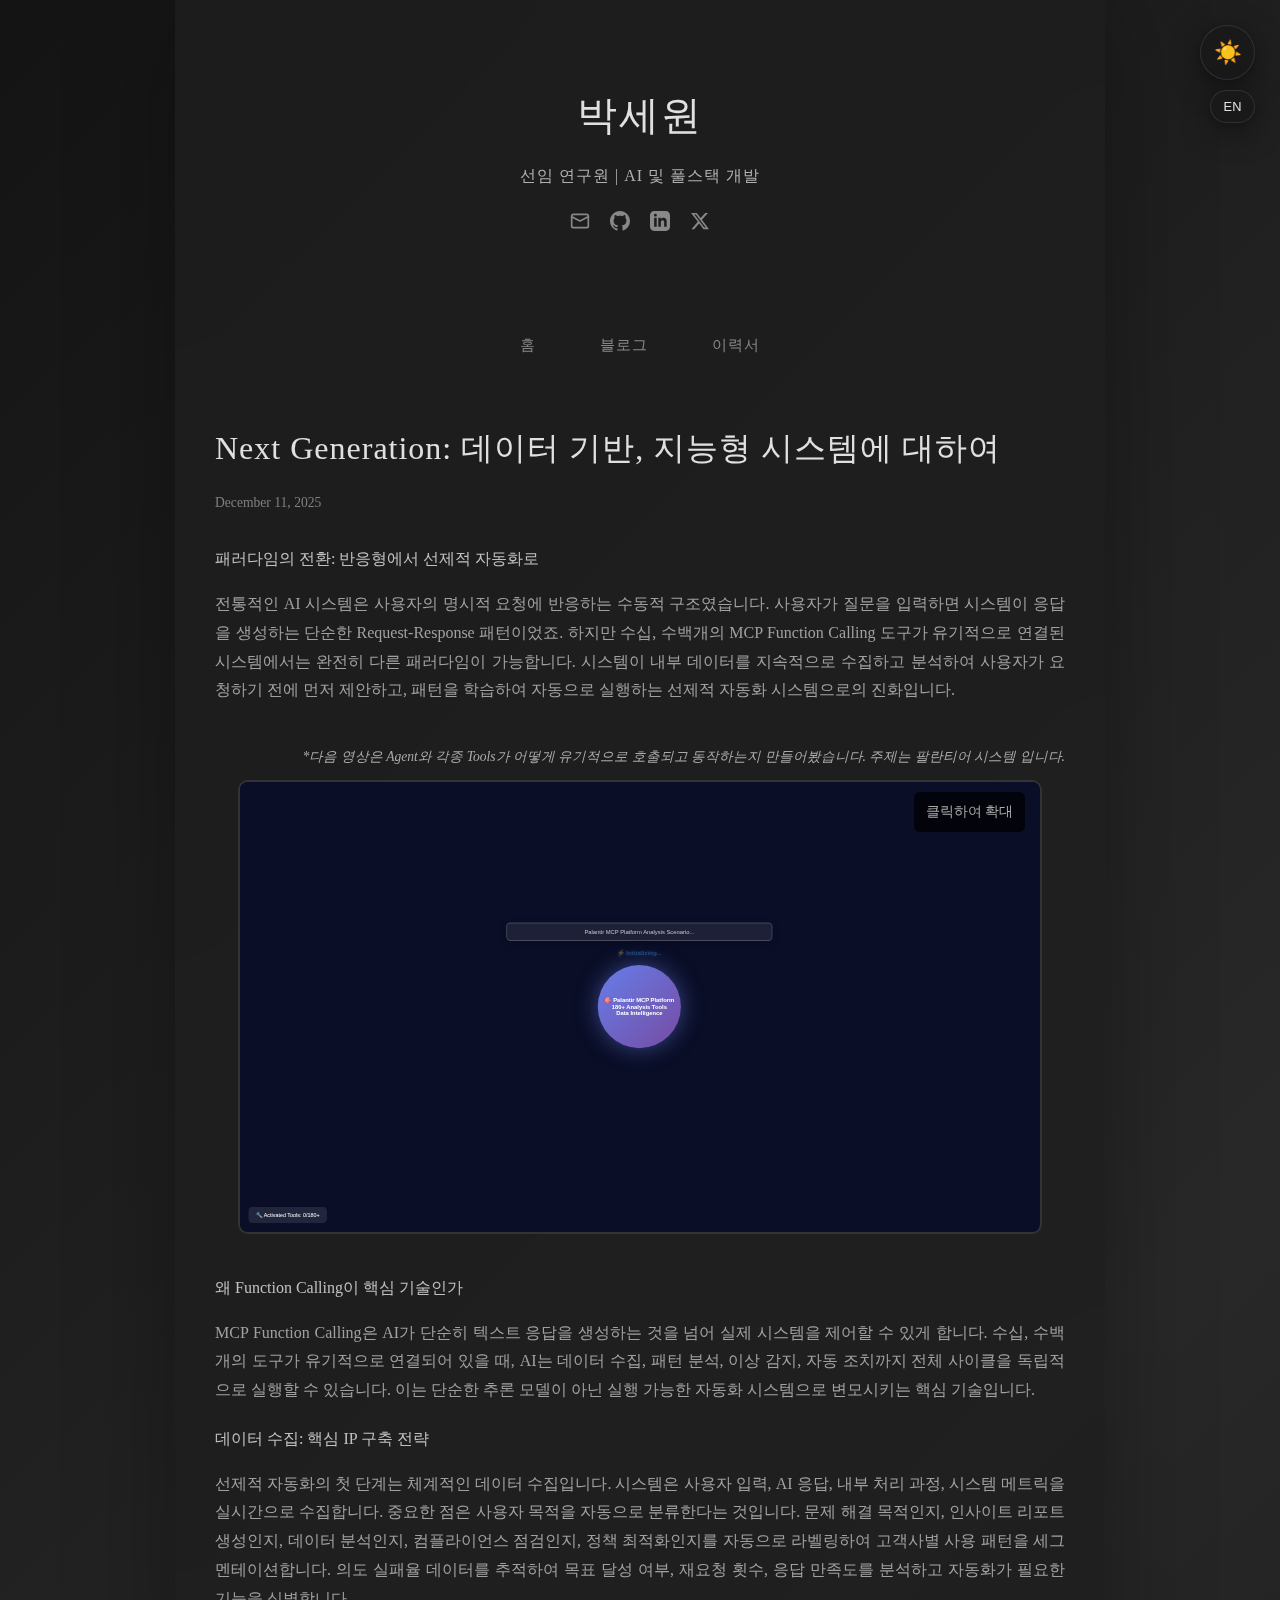
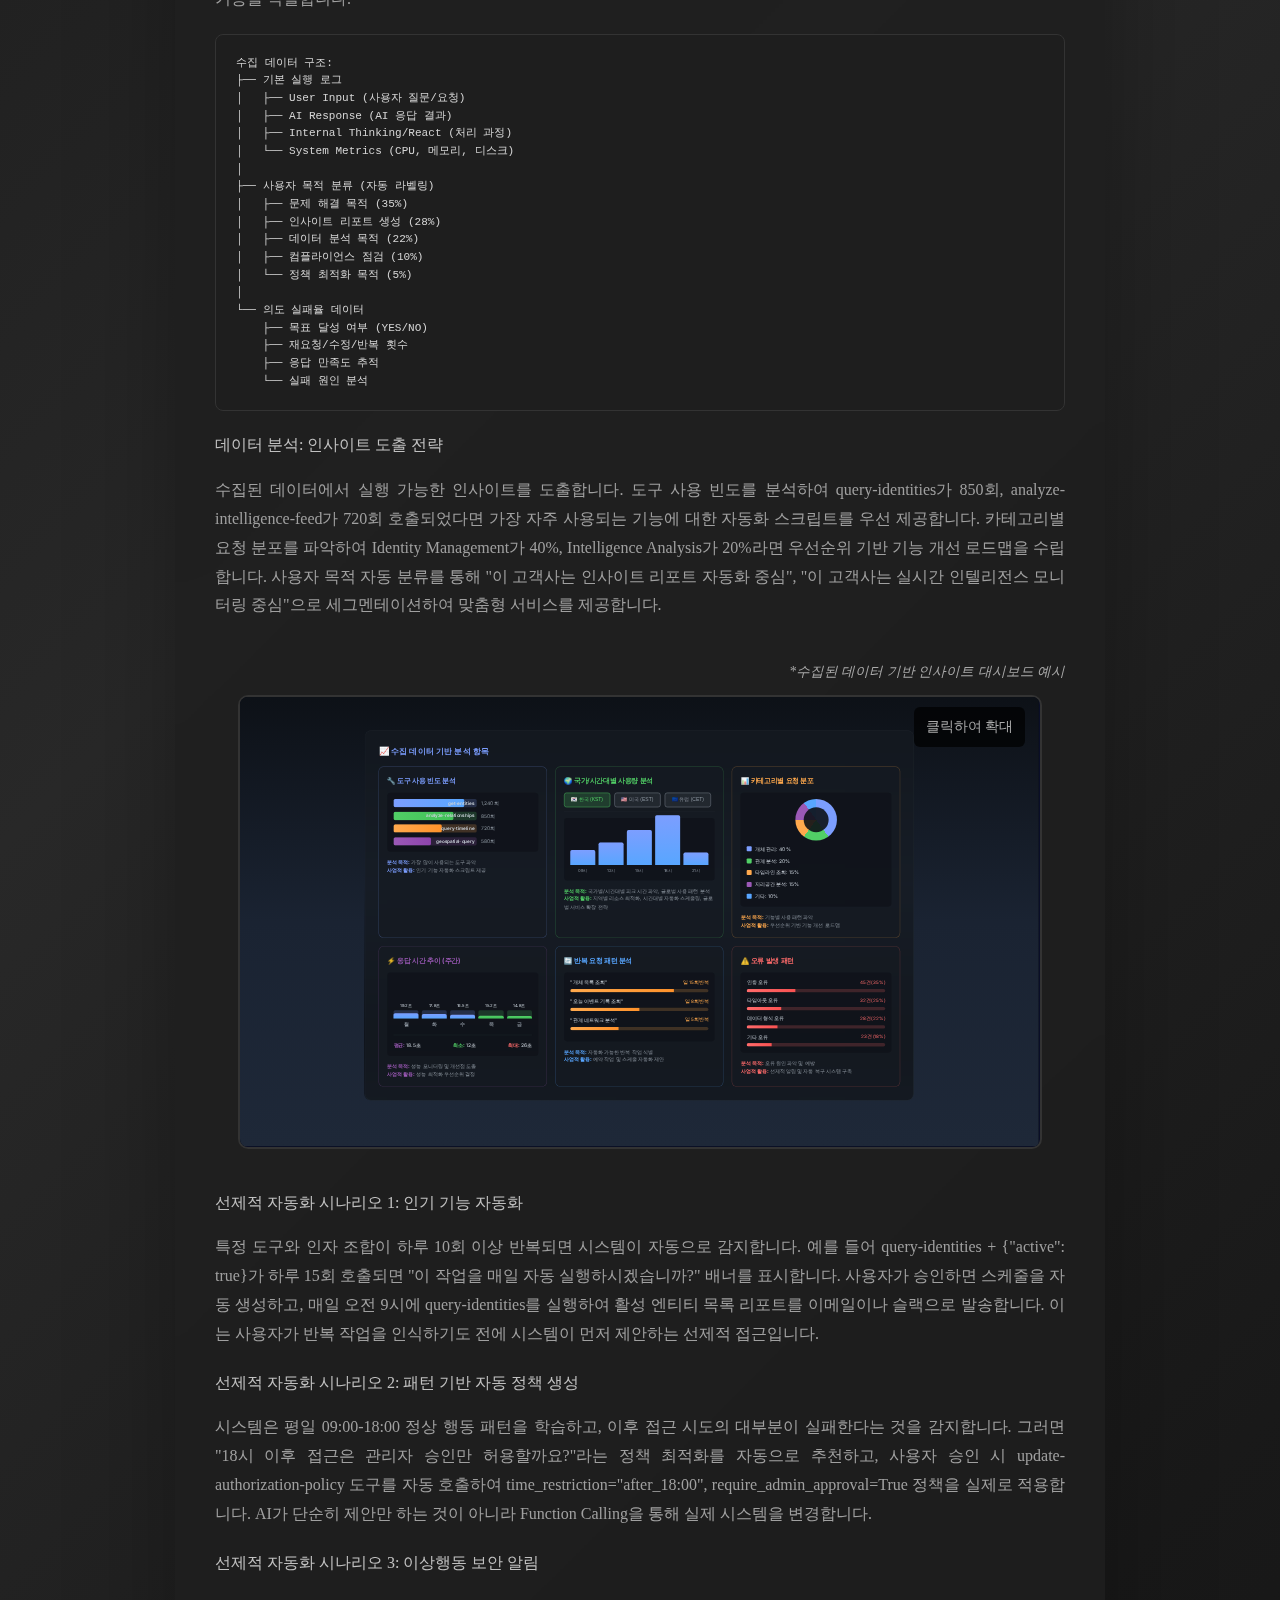
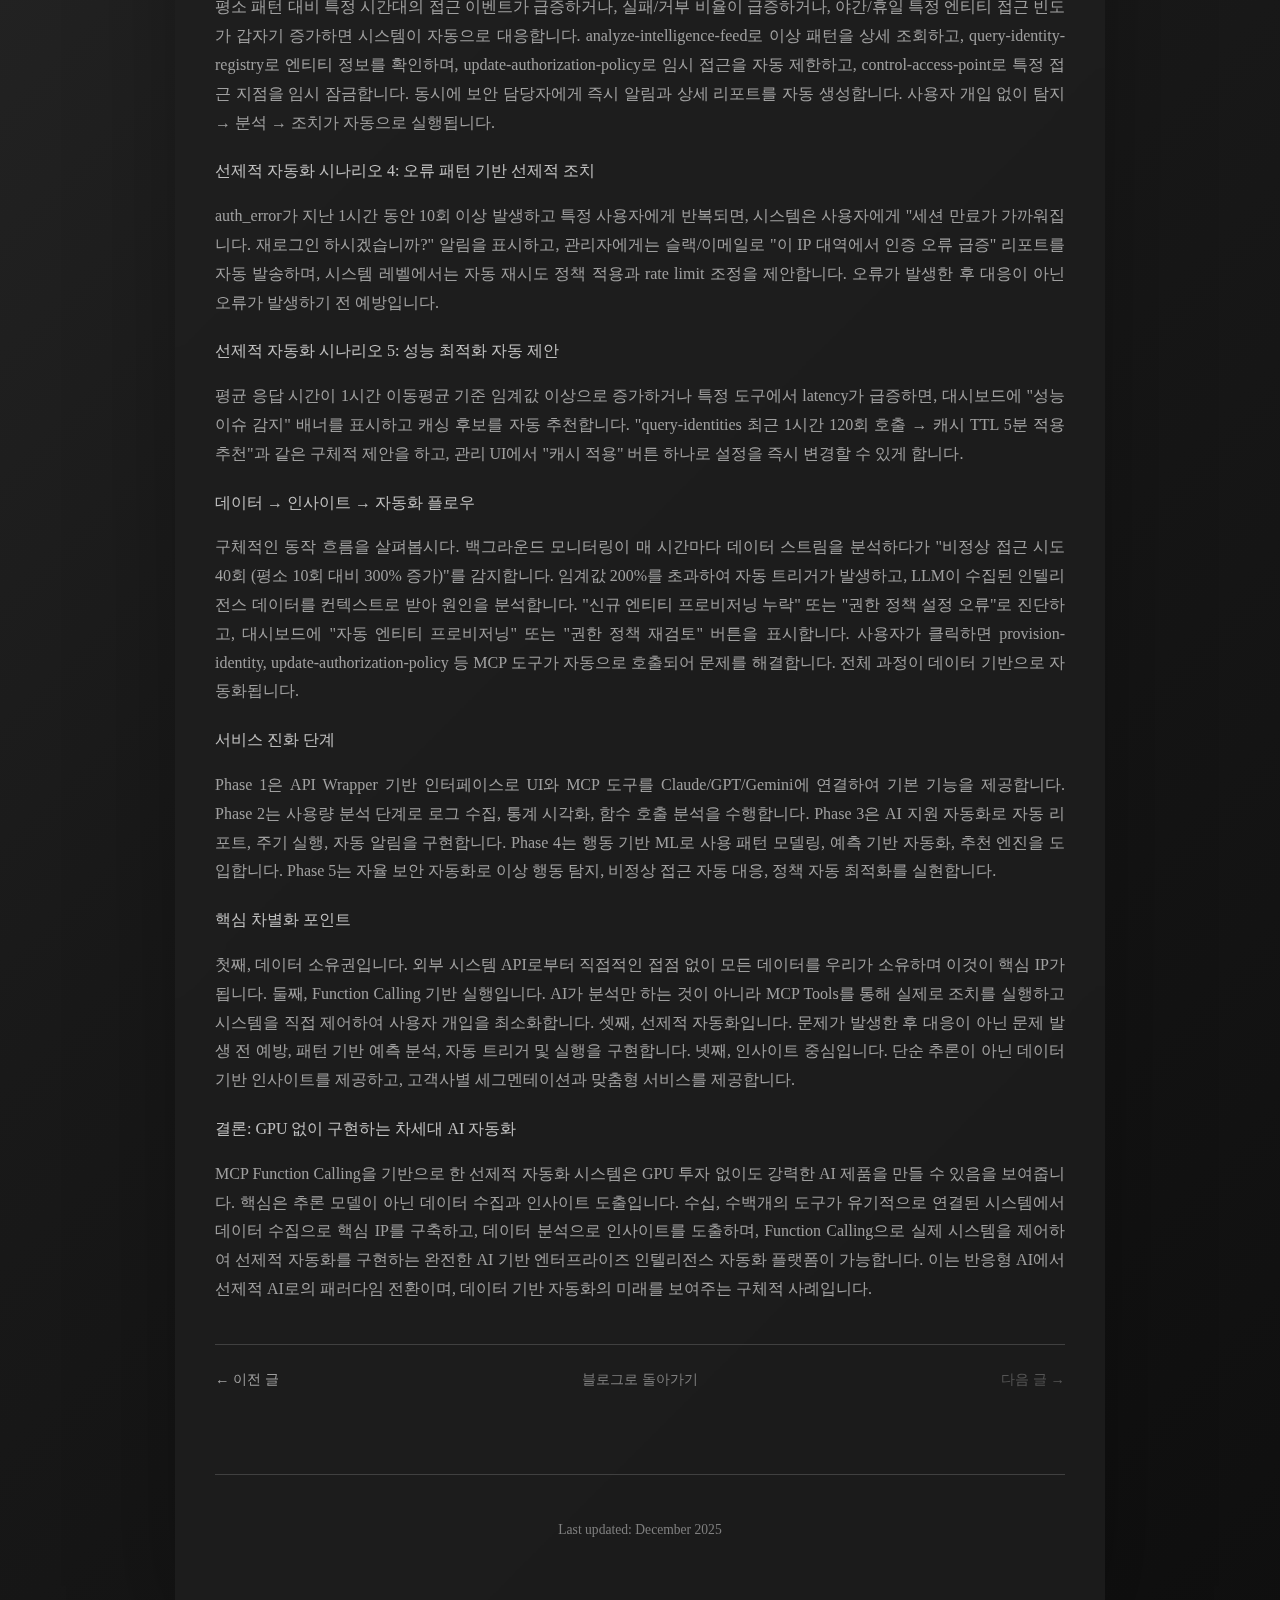
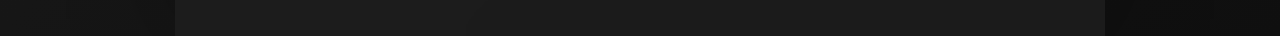
<file: blog4.html>
<!DOCTYPE html>
<html data-theme="dark" data-lang="kr">
<head>
    <meta charset="utf-8">
    <meta name="viewport" content="width=device-width, initial-scale=1">
    <title>Next Generation: 데이터 기반, 지능형 시스템에 대하여 - Sewon Park</title>
    <link rel="stylesheet" type="text/css" href="style.css">
    <style>
        /* Language switching */
        [data-lang="kr"] .lang-en {
            display: none;
        }

        [data-lang="en"] .lang-kr {
            display: none;
        }

        /* Enlarged view modal */
        .enlarged-modal {
            display: none;
            position: fixed;
            top: 0;
            left: 0;
            width: 100%;
            height: 100%;
            background-color: rgba(0, 0, 0, 0.9);
            z-index: 9999;
            align-items: center;
            justify-content: center;
            opacity: 0;
            transition: opacity 0.3s ease;
        }

        .enlarged-modal.active {
            display: flex;
            opacity: 1;
        }

        .enlarged-modal .modal-content {
            position: relative;
            width: 90%;
            max-width: 1400px;
            height: auto;
            max-height: 90vh;
            background-color: #0a0e27;
            border: 2px solid #333;
            border-radius: 10px;
            overflow: hidden;
            transform: scale(0.8);
            transition: transform 0.3s ease;
        }

        .enlarged-modal.active .modal-content {
            transform: scale(1);
        }

        .enlarged-modal iframe {
            width: 1920px;
            height: 1080px;
            border: none;
            transform: scale(0.7292);
            transform-origin: 0 0;
        }

        .enlarged-modal .close-btn {
            position: absolute;
            top: 20px;
            right: 30px;
            font-size: 40px;
            color: #fff;
            cursor: pointer;
            z-index: 10000;
            background: rgba(0, 0, 0, 0.5);
            width: 50px;
            height: 50px;
            border-radius: 50%;
            display: flex;
            align-items: center;
            justify-content: center;
            transition: all 0.3s ease;
        }

        .enlarged-modal .close-btn:hover {
            background: rgba(255, 255, 255, 0.2);
            transform: scale(1.1);
        }
    </style>
</head>
<body>
    <button class="theme-toggle" onclick="toggleTheme()" aria-label="Toggle dark mode">☀️</button>
    <button class="lang-toggle" onclick="toggleLanguage()" aria-label="Toggle language">EN</button>

    <div class="container">
        <header>
            <h1 data-en="Sewon Park" data-kr="박세원">Sewon Park</h1>
            <p class="subtitle" data-en="Senior Research Engineer | AI & Full-Stack Development" data-kr="선임 연구원 | AI 및 풀스택 개발">Senior Research Engineer | AI & Full-Stack Development</p>
            <div class="social-links">
                <a href="mailto:haakusi@gmail.com" aria-label="Email">
                    <svg width="20" height="20" viewBox="0 0 24 24" fill="none" stroke="currentColor" stroke-width="2" stroke-linecap="round" stroke-linejoin="round">
                        <rect x="2" y="4" width="20" height="16" rx="2"/>
                        <path d="m22 7-10 5L2 7"/>
                    </svg>
                </a>
                <a href="https://github.com/haakusi" target="_blank" aria-label="GitHub">
                    <svg width="20" height="20" viewBox="0 0 24 24" fill="currentColor">
                        <path d="M12 0c-6.626 0-12 5.373-12 12 0 5.302 3.438 9.8 8.207 11.387.599.111.793-.261.793-.577v-2.234c-3.338.726-4.033-1.416-4.033-1.416-.546-1.387-1.333-1.756-1.333-1.756-1.089-.745.083-.729.083-.729 1.205.084 1.839 1.237 1.839 1.237 1.07 1.834 2.807 1.304 3.492.997.107-.775.418-1.305.762-1.604-2.665-.305-5.467-1.334-5.467-5.931 0-1.311.469-2.381 1.236-3.221-.124-.303-.535-1.524.117-3.176 0 0 1.008-.322 3.301 1.23.957-.266 1.983-.399 3.003-.404 1.02.005 2.047.138 3.006.404 2.291-1.552 3.297-1.23 3.297-1.23.653 1.653.242 2.874.118 3.176.77.84 1.235 1.911 1.235 3.221 0 4.609-2.807 5.624-5.479 5.921.43.372.823 1.102.823 2.222v3.293c0 .319.192.694.801.576 4.765-1.589 8.199-6.086 8.199-11.386 0-6.627-5.373-12-12-12z"/>
                    </svg>
                </a>
                <a href="https://www.linkedin.com/in/sewon-p-38009a1a7/" target="_blank" aria-label="LinkedIn">
                    <svg width="20" height="20" viewBox="0 0 24 24" fill="currentColor">
                        <path d="M19 0h-14c-2.761 0-5 2.239-5 5v14c0 2.761 2.239 5 5 5h14c2.762 0 5-2.239 5-5v-14c0-2.761-2.238-5-5-5zm-11 19h-3v-11h3v11zm-1.5-12.268c-.966 0-1.75-.79-1.75-1.764s.784-1.764 1.75-1.764 1.75.79 1.75 1.764-.783 1.764-1.75 1.764zm13.5 12.268h-3v-5.604c0-3.368-4-3.113-4 0v5.604h-3v-11h3v1.765c1.396-2.586 7-2.777 7 2.476v6.759z"/>
                    </svg>
                </a>
                <a href="https://twitter.com/haakusi_" target="_blank" aria-label="X (Twitter)">
                    <svg width="20" height="20" viewBox="0 0 24 24" fill="currentColor">
                        <path d="M18.244 2.25h3.308l-7.227 8.26 8.502 11.24H16.17l-5.214-6.817L4.99 21.75H1.68l7.73-8.835L1.254 2.25H8.08l4.713 6.231zm-1.161 17.52h1.833L7.084 4.126H5.117z"/>
                    </svg>
                </a>
            </div>
        </header>

        <nav class="navigation">
            <a href="index.html" class="nav-link" data-en="Home" data-kr="홈">Home</a>
            <a href="blog.html" class="nav-link" data-en="Blog" data-kr="블로그">Blog</a>
            <a href="cv.html" class="nav-link" data-en="CV" data-kr="이력서">CV</a>
        </nav>

        <article class="blog-post-full">
            <h1 class="lang-kr">Next Generation: 데이터 기반, 지능형 시스템에 대하여</h1>
            <h1 class="lang-en">Next Generation: About Data-Driven, Intelligent System</h1>
            <p class="blog-date">December 11, 2025</p>

            <div class="blog-content lang-kr">
                <h3>패러다임의 전환: 반응형에서 선제적 자동화로</h3>
                <p>전통적인 AI 시스템은 사용자의 명시적 요청에 반응하는 수동적 구조였습니다. 사용자가 질문을 입력하면 시스템이 응답을 생성하는 단순한 Request-Response 패턴이었죠. 하지만 수십, 수백개의 MCP Function Calling 도구가 유기적으로 연결된 시스템에서는 완전히 다른 패러다임이 가능합니다. 시스템이 내부 데이터를 지속적으로 수집하고 분석하여 사용자가 요청하기 전에 먼저 제안하고, 패턴을 학습하여 자동으로 실행하는 선제적 자동화 시스템으로의 진화입니다.</p>

                <div style="margin: 40px 0;">
                    <p style="font-size: 0.85em; color: #aaa; text-align: right; margin-bottom: 10px; font-style: italic;">*다음 영상은 Agent와 각종 Tools가 어떻게 유기적으로 호출되고 동작하는지 만들어봤습니다. 주제는 팔란티어 시스템 입니다.</p>
                    <div style="position: relative; width: 100%; max-width: 800px; height: 450px; margin: 0 auto; overflow: hidden; border: 2px solid #333; border-radius: 10px; background-color: #0a0e27; cursor: pointer;" onclick="openEnlargedView('palan')">
                        <iframe id="palanFrame" src="palan.html" style="width: 1920px; height: 1080px; border: none; transform: scale(0.416); transform-origin: 0 0; pointer-events: none;"></iframe>
                        <div style="position: absolute; top: 10px; right: 15px; font-size: 0.85em; color: #aaa; background: rgba(0, 0, 0, 0.7); padding: 8px 12px; border-radius: 6px; pointer-events: none; z-index: 10;">클릭하여 확대</div>
                    </div>
                </div>

                <h3>왜 Function Calling이 핵심 기술인가</h3>
                <p>MCP Function Calling은 AI가 단순히 텍스트 응답을 생성하는 것을 넘어 실제 시스템을 제어할 수 있게 합니다. 수십, 수백개의 도구가 유기적으로 연결되어 있을 때, AI는 데이터 수집, 패턴 분석, 이상 감지, 자동 조치까지 전체 사이클을 독립적으로 실행할 수 있습니다. 이는 단순한 추론 모델이 아닌 실행 가능한 자동화 시스템으로 변모시키는 핵심 기술입니다.</p>

                <h3>데이터 수집: 핵심 IP 구축 전략</h3>
                <p>선제적 자동화의 첫 단계는 체계적인 데이터 수집입니다. 시스템은 사용자 입력, AI 응답, 내부 처리 과정, 시스템 메트릭을 실시간으로 수집합니다. 중요한 점은 사용자 목적을 자동으로 분류한다는 것입니다. 문제 해결 목적인지, 인사이트 리포트 생성인지, 데이터 분석인지, 컴플라이언스 점검인지, 정책 최적화인지를 자동으로 라벨링하여 고객사별 사용 패턴을 세그멘테이션합니다. 의도 실패율 데이터를 추적하여 목표 달성 여부, 재요청 횟수, 응답 만족도를 분석하고 자동화가 필요한 기능을 식별합니다.</p>

                <pre style="background-color: #1e1e1e; color: #d4d4d4; padding: 20px; border-radius: 8px; overflow-x: auto; font-size: 0.85em; line-height: 1.6; border: 1px solid #333; margin: 20px 0;"><code>수집 데이터 구조:
├── 기본 실행 로그
│   ├── User Input (사용자 질문/요청)
│   ├── AI Response (AI 응답 결과)
│   ├── Internal Thinking/React (처리 과정)
│   └── System Metrics (CPU, 메모리, 디스크)
│
├── 사용자 목적 분류 (자동 라벨링)
│   ├── 문제 해결 목적 (35%)
│   ├── 인사이트 리포트 생성 (28%)
│   ├── 데이터 분석 목적 (22%)
│   ├── 컴플라이언스 점검 (10%)
│   └── 정책 최적화 목적 (5%)
│
└── 의도 실패율 데이터
    ├── 목표 달성 여부 (YES/NO)
    ├── 재요청/수정/반복 횟수
    ├── 응답 만족도 추적
    └── 실패 원인 분석</code></pre>

                <h3>데이터 분석: 인사이트 도출 전략</h3>
                <p>수집된 데이터에서 실행 가능한 인사이트를 도출합니다. 도구 사용 빈도를 분석하여 query-identities가 850회, analyze-intelligence-feed가 720회 호출되었다면 가장 자주 사용되는 기능에 대한 자동화 스크립트를 우선 제공합니다. 카테고리별 요청 분포를 파악하여 Identity Management가 40%, Intelligence Analysis가 20%라면 우선순위 기반 기능 개선 로드맵을 수립합니다. 사용자 목적 자동 분류를 통해 "이 고객사는 인사이트 리포트 자동화 중심", "이 고객사는 실시간 인텔리전스 모니터링 중심"으로 세그멘테이션하여 맞춤형 서비스를 제공합니다.</p>

                <div style="margin: 40px 0;">
                    <p style="font-size: 0.85em; color: #aaa; text-align: right; margin-bottom: 10px; font-style: italic;">*수집된 데이터 기반 인사이트 대시보드 예시</p>
                    <div style="position: relative; width: 100%; max-width: 800px; height: 450px; margin: 0 auto; overflow: hidden; border: 2px solid #333; border-radius: 10px; background-color: #0a0e27; cursor: pointer;" onclick="openEnlargedView('data_palan')">
                        <iframe id="dataPalanFrame" src="data_palan.html" style="width: 1920px; height: 1080px; border: none; transform: scale(0.416); transform-origin: 0 0; pointer-events: none;"></iframe>
                        <div style="position: absolute; top: 10px; right: 15px; font-size: 0.85em; color: #aaa; background: rgba(0, 0, 0, 0.7); padding: 8px 12px; border-radius: 6px; pointer-events: none; z-index: 10;">클릭하여 확대</div>
                    </div>
                </div>

                <h3>선제적 자동화 시나리오 1: 인기 기능 자동화</h3>
                <p>특정 도구와 인자 조합이 하루 10회 이상 반복되면 시스템이 자동으로 감지합니다. 예를 들어 query-identities + {"active": true}가 하루 15회 호출되면 "이 작업을 매일 자동 실행하시겠습니까?" 배너를 표시합니다. 사용자가 승인하면 스케줄을 자동 생성하고, 매일 오전 9시에 query-identities를 실행하여 활성 엔티티 목록 리포트를 이메일이나 슬랙으로 발송합니다. 이는 사용자가 반복 작업을 인식하기도 전에 시스템이 먼저 제안하는 선제적 접근입니다.</p>

                <h3>선제적 자동화 시나리오 2: 패턴 기반 자동 정책 생성</h3>
                <p>시스템은 평일 09:00-18:00 정상 행동 패턴을 학습하고, 이후 접근 시도의 대부분이 실패한다는 것을 감지합니다. 그러면 "18시 이후 접근은 관리자 승인만 허용할까요?"라는 정책 최적화를 자동으로 추천하고, 사용자 승인 시 update-authorization-policy 도구를 자동 호출하여 time_restriction="after_18:00", require_admin_approval=True 정책을 실제로 적용합니다. AI가 단순히 제안만 하는 것이 아니라 Function Calling을 통해 실제 시스템을 변경합니다.</p>

                <h3>선제적 자동화 시나리오 3: 이상행동 보안 알림</h3>
                <p>평소 패턴 대비 특정 시간대의 접근 이벤트가 급증하거나, 실패/거부 비율이 급증하거나, 야간/휴일 특정 엔티티 접근 빈도가 갑자기 증가하면 시스템이 자동으로 대응합니다. analyze-intelligence-feed로 이상 패턴을 상세 조회하고, query-identity-registry로 엔티티 정보를 확인하며, update-authorization-policy로 임시 접근을 자동 제한하고, control-access-point로 특정 접근 지점을 임시 잠금합니다. 동시에 보안 담당자에게 즉시 알림과 상세 리포트를 자동 생성합니다. 사용자 개입 없이 탐지 → 분석 → 조치가 자동으로 실행됩니다.</p>

                <h3>선제적 자동화 시나리오 4: 오류 패턴 기반 선제적 조치</h3>
                <p>auth_error가 지난 1시간 동안 10회 이상 발생하고 특정 사용자에게 반복되면, 시스템은 사용자에게 "세션 만료가 가까워집니다. 재로그인 하시겠습니까?" 알림을 표시하고, 관리자에게는 슬랙/이메일로 "이 IP 대역에서 인증 오류 급증" 리포트를 자동 발송하며, 시스템 레벨에서는 자동 재시도 정책 적용과 rate limit 조정을 제안합니다. 오류가 발생한 후 대응이 아닌 오류가 발생하기 전 예방입니다.</p>

                <h3>선제적 자동화 시나리오 5: 성능 최적화 자동 제안</h3>
                <p>평균 응답 시간이 1시간 이동평균 기준 임계값 이상으로 증가하거나 특정 도구에서 latency가 급증하면, 대시보드에 "성능 이슈 감지" 배너를 표시하고 캐싱 후보를 자동 추천합니다. "query-identities 최근 1시간 120회 호출 → 캐시 TTL 5분 적용 추천"과 같은 구체적 제안을 하고, 관리 UI에서 "캐시 적용" 버튼 하나로 설정을 즉시 변경할 수 있게 합니다.</p>

                <h3>데이터 → 인사이트 → 자동화 플로우</h3>
                <p>구체적인 동작 흐름을 살펴봅시다. 백그라운드 모니터링이 매 시간마다 데이터 스트림을 분석하다가 "비정상 접근 시도 40회 (평소 10회 대비 300% 증가)"를 감지합니다. 임계값 200%를 초과하여 자동 트리거가 발생하고, LLM이 수집된 인텔리전스 데이터를 컨텍스트로 받아 원인을 분석합니다. "신규 엔티티 프로비저닝 누락" 또는 "권한 정책 설정 오류"로 진단하고, 대시보드에 "자동 엔티티 프로비저닝" 또는 "권한 정책 재검토" 버튼을 표시합니다. 사용자가 클릭하면 provision-identity, update-authorization-policy 등 MCP 도구가 자동으로 호출되어 문제를 해결합니다. 전체 과정이 데이터 기반으로 자동화됩니다.</p>

                <h3>서비스 진화 단계</h3>
                <p>Phase 1은 API Wrapper 기반 인터페이스로 UI와 MCP 도구를 Claude/GPT/Gemini에 연결하여 기본 기능을 제공합니다. Phase 2는 사용량 분석 단계로 로그 수집, 통계 시각화, 함수 호출 분석을 수행합니다. Phase 3은 AI 지원 자동화로 자동 리포트, 주기 실행, 자동 알림을 구현합니다. Phase 4는 행동 기반 ML로 사용 패턴 모델링, 예측 기반 자동화, 추천 엔진을 도입합니다. Phase 5는 자율 보안 자동화로 이상 행동 탐지, 비정상 접근 자동 대응, 정책 자동 최적화를 실현합니다.</p>

                <h3>핵심 차별화 포인트</h3>
                <p>첫째, 데이터 소유권입니다. 외부 시스템 API로부터 직접적인 접점 없이 모든 데이터를 우리가 소유하며 이것이 핵심 IP가 됩니다. 둘째, Function Calling 기반 실행입니다. AI가 분석만 하는 것이 아니라 MCP Tools를 통해 실제로 조치를 실행하고 시스템을 직접 제어하여 사용자 개입을 최소화합니다. 셋째, 선제적 자동화입니다. 문제가 발생한 후 대응이 아닌 문제 발생 전 예방, 패턴 기반 예측 분석, 자동 트리거 및 실행을 구현합니다. 넷째, 인사이트 중심입니다. 단순 추론이 아닌 데이터 기반 인사이트를 제공하고, 고객사별 세그멘테이션과 맞춤형 서비스를 제공합니다.</p>

                <h3>결론: GPU 없이 구현하는 차세대 AI 자동화</h3>
                <p>MCP Function Calling을 기반으로 한 선제적 자동화 시스템은 GPU 투자 없이도 강력한 AI 제품을 만들 수 있음을 보여줍니다. 핵심은 추론 모델이 아닌 데이터 수집과 인사이트 도출입니다. 수십, 수백개의 도구가 유기적으로 연결된 시스템에서 데이터 수집으로 핵심 IP를 구축하고, 데이터 분석으로 인사이트를 도출하며, Function Calling으로 실제 시스템을 제어하여 선제적 자동화를 구현하는 완전한 AI 기반 엔터프라이즈 인텔리전스 자동화 플랫폼이 가능합니다. 이는 반응형 AI에서 선제적 AI로의 패러다임 전환이며, 데이터 기반 자동화의 미래를 보여주는 구체적 사례입니다.</p>
            </div>

            <div class="blog-content lang-en">
                <h3>Paradigm Shift: From Reactive to Proactive Automation</h3>
                <p>Traditional AI systems were passive structures that reacted to explicit user requests. It was a simple Request-Response pattern where the system generated responses when users entered questions. However, in a system where dozens, hundreds of MCP Function Calling tools are organically connected, a completely different paradigm becomes possible. The evolution to a proactive automation system where the system continuously collects and analyzes internal data to suggest before users request, learns patterns to execute automatically.</p>

                <div style="margin: 40px 0;">
                    <p style="font-size: 0.85em; color: #aaa; text-align: right; margin-bottom: 10px; font-style: italic;">*The following video demonstrates how Agent and various Tools are organically called and operate. The subject is Palantir system.</p>
                    <div style="position: relative; width: 100%; max-width: 800px; height: 450px; margin: 0 auto; overflow: hidden; border: 2px solid #333; border-radius: 10px; background-color: #0a0e27; cursor: pointer;" onclick="openEnlargedView('palan')">
                        <iframe id="palanFrameEn" src="palan.html" style="width: 1920px; height: 1080px; border: none; transform: scale(0.416); transform-origin: 0 0; pointer-events: none;"></iframe>
                        <div style="position: absolute; top: 10px; right: 15px; font-size: 0.85em; color: #aaa; background: rgba(0, 0, 0, 0.7); padding: 8px 12px; border-radius: 6px; pointer-events: none; z-index: 10;">Click to enlarge</div>
                    </div>
                </div>

                <h3>Why Function Calling is the Core Technology</h3>
                <p>MCP Function Calling enables AI to go beyond generating text responses to actually controlling real systems. When dozens, hundreds of tools are organically connected, AI can independently execute the entire cycle from data collection, pattern analysis, anomaly detection to automatic actions. This is the core technology that transforms it from a simple inference model into an executable automation system.</p>

                <h3>Data Collection: Core IP Building Strategy</h3>
                <p>The first step of proactive automation is systematic data collection. The system collects user input, AI responses, internal processing, and system metrics in real-time. Importantly, it automatically classifies user purposes. Whether it's problem-solving, insight report generation, data analysis, compliance checking, or policy optimization is automatically labeled to segment usage patterns by customer. Intent failure rate data tracks goal achievement, retry counts, response satisfaction to identify features needing automation.</p>

                <pre style="background-color: #1e1e1e; color: #d4d4d4; padding: 20px; border-radius: 8px; overflow-x: auto; font-size: 0.85em; line-height: 1.6; border: 1px solid #333; margin: 20px 0;"><code>Data Collection Structure:
├── Basic Execution Logs
│   ├── User Input (questions/requests)
│   ├── AI Response (response results)
│   ├── Internal Thinking/React (processing)
│   └── System Metrics (CPU, memory, disk)
│
├── User Purpose Classification (auto-labeling)
│   ├── Problem Solving (35%)
│   ├── Insight Report Generation (28%)
│   ├── Data Analysis (22%)
│   ├── Compliance Checking (10%)
│   └── Policy Optimization (5%)
│
└── Intent Failure Rate Data
    ├── Goal Achievement (YES/NO)
    ├── Retry/Modification Count
    ├── Response Satisfaction Tracking
    └── Failure Cause Analysis</code></pre>

                <h3>Data Analysis: Insight Derivation Strategy</h3>
                <p>Actionable insights are derived from collected data. By analyzing tool usage frequency, if query-identities was called 850 times and analyze-intelligence-feed 720 times, automation scripts are prioritized for the most frequently used features. Understanding category-wise request distribution, if Identity Management is 40% and Intelligence Analysis is 20%, feature improvement roadmaps are established based on priority. Through automatic user purpose classification, customers are segmented as "this customer focuses on insight report automation" or "this customer focuses on real-time intelligence monitoring" to provide customized services.</p>

                <div style="margin: 40px 0;">
                    <p style="font-size: 0.85em; color: #aaa; text-align: right; margin-bottom: 10px; font-style: italic;">*Example of insight dashboard based on collected data</p>
                    <div style="position: relative; width: 100%; max-width: 800px; height: 450px; margin: 0 auto; overflow: hidden; border: 2px solid #333; border-radius: 10px; background-color: #0a0e27; cursor: pointer;" onclick="openEnlargedView('data_palan')">
                        <iframe id="dataPalanFrameEn" src="data_palan.html" style="width: 1920px; height: 1080px; border: none; transform: scale(0.416); transform-origin: 0 0; pointer-events: none;"></iframe>
                        <div style="position: absolute; top: 10px; right: 15px; font-size: 0.85em; color: #aaa; background: rgba(0, 0, 0, 0.7); padding: 8px 12px; border-radius: 6px; pointer-events: none; z-index: 10;">Click to enlarge</div>
                    </div>
                </div>

                <h3>Proactive Automation Scenario 1: Popular Feature Automation</h3>
                <p>When a specific tool and argument combination repeats more than 10 times per day, the system automatically detects it. For example, if query-identities + {"active": true} is called 15 times daily, a banner displays "Would you like to automate this task daily?" Upon user approval, a schedule is automatically created to execute query-identities every morning at 9 AM and send active entity list reports via email or Slack. This is a proactive approach where the system suggests before users even recognize the repetitive task.</p>

                <h3>Proactive Automation Scenario 2: Pattern-Based Auto Policy Generation</h3>
                <p>The system learns normal behavior patterns during weekdays 09:00-18:00 and detects that most access attempts afterward fail. It then automatically recommends policy optimization: "Allow access after 6 PM only with admin approval?" Upon user approval, it automatically calls the update-authorization-policy tool to apply the policy with time_restriction="after_18:00" and require_admin_approval=True. AI doesn't just suggest—it actually changes the real system through Function Calling.</p>

                <h3>Proactive Automation Scenario 3: Anomaly Behavior Security Alerts</h3>
                <p>When access events surge during specific times compared to usual patterns, failure/rejection rates spike, or specific entity access frequency suddenly increases at night/holidays, the system automatically responds. It queries anomaly patterns in detail with analyze-intelligence-feed, verifies entity information with query-identity-registry, automatically restricts temporary access with update-authorization-policy, and temporarily locks specific access points with control-access-point. Simultaneously, it automatically generates alerts and detailed reports for security personnel. Detection → Analysis → Action executes automatically without user intervention.</p>

                <h3>Proactive Automation Scenario 4: Error Pattern-Based Proactive Actions</h3>
                <p>When auth_error occurs more than 10 times in the past hour and repeatedly for specific users, the system displays "Session expiring soon. Would you like to re-login?" to users, automatically sends Slack/email reports to admins about "authentication error surge from this IP range," and at the system level suggests applying automatic retry policies and rate limit adjustments. This is prevention before errors occur, not response after they happen.</p>

                <h3>Proactive Automation Scenario 5: Performance Optimization Auto Suggestions</h3>
                <p>When average response time increases above threshold based on 1-hour moving average or latency spikes for specific tools, the dashboard displays a "Performance Issue Detected" banner and automatically recommends caching candidates. It provides specific suggestions like "query-identities called 120 times in the last hour → recommend applying 5-minute cache TTL" and enables immediate configuration changes with a single "Apply Cache" button in the admin UI.</p>

                <h3>Data → Insight → Automation Flow</h3>
                <p>Let's examine the specific operation flow. Background monitoring analyzes data streams every hour and detects "40 abnormal access attempts (300% increase from usual 10)." Exceeding the 200% threshold triggers automatic activation, and the LLM receives collected intelligence data as context to analyze the cause. It diagnoses "new entity provisioning missing" or "permission policy configuration error" and displays "Auto Entity Provisioning" or "Review Permission Policy" buttons on the dashboard. When users click, MCP tools like provision-identity and update-authorization-policy are automatically called to resolve the issue. The entire process is data-driven automation.</p>

                <h3>Service Evolution Stages</h3>
                <p>Phase 1 is an API Wrapper-based interface connecting UI and MCP tools to Claude/GPT/Gemini providing basic functionality. Phase 2 is the usage analytics stage performing log collection, statistics visualization, and function call analysis. Phase 3 is AI-assisted automation implementing automatic reports, periodic execution, and automatic notifications. Phase 4 is behavioral ML introducing usage pattern modeling, prediction-based automation, and recommendation engines. Phase 5 is autonomous security automation realizing anomaly behavior detection, abnormal access automatic response, and policy auto-optimization.</p>

                <h3>Key Differentiators</h3>
                <p>First, data ownership. We own all data without direct touchpoints from external system APIs, making this our core IP. Second, Function Calling-based execution. AI doesn't just analyze—it executes actions through MCP Tools, directly controls systems, and minimizes user intervention. Third, proactive automation. Prevention before problems occur, not response after, implementing pattern-based predictive analysis and automatic triggering and execution. Fourth, insight-centric. Providing data-based insights not simple inference, customer segmentation, and customized services.</p>

                <h3>Conclusion: Next-Gen AI Automation Without GPUs</h3>
                <p>The proactive automation system based on MCP Function Calling demonstrates that powerful AI products can be created without GPU investment. The key is not inference models but data collection and insight derivation. In a system where dozens, hundreds of tools are organically connected, building core IP through data collection, deriving insights through data analysis, controlling real systems through Function Calling to implement proactive automation—a complete AI-based enterprise intelligence automation platform is possible. This is a paradigm shift from reactive AI to proactive AI, a concrete example showing the future of data-driven automation.</p>
            </div>

            <div class="blog-navigation">
                <div class="blog-nav-left">
                    <a href="blog3.html" class="nav-article" data-en="← Previous Article" data-kr="← 이전 글">← Previous Article</a>
                </div>
                <div class="blog-nav-center">
                    <a href="blog.html" class="back-to-blog" data-en="Back to Blog" data-kr="블로그로 돌아가기">Back to Blog</a>
                </div>
                <div class="blog-nav-right">
                    <span class="nav-article disabled" data-en="Next Article →" data-kr="다음 글 →">Next Article →</span>
                </div>
            </div>
        </article>

        <footer>
            <p>Last updated: December 2025</p>
        </footer>
    </div>

    <!-- Enlarged view modals - preloaded -->
    <div id="enlargedModalPalan" class="enlarged-modal" onclick="closeEnlargedView(event, 'palan')">
        <div class="modal-content" onclick="event.stopPropagation()">
            <span class="close-btn" onclick="closeEnlargedView(event, 'palan')">&times;</span>
            <iframe src="palan.html"></iframe>
        </div>
    </div>

    <div id="enlargedModalDataPalan" class="enlarged-modal" onclick="closeEnlargedView(event, 'data_palan')">
        <div class="modal-content" onclick="event.stopPropagation()">
            <span class="close-btn" onclick="closeEnlargedView(event, 'data_palan')">&times;</span>
            <iframe src="data_palan.html"></iframe>
        </div>
    </div>

    <script>
        function openEnlargedView(type) {
            let modal;
            if (type === 'palan') {
                modal = document.getElementById('enlargedModalPalan');
            } else if (type === 'data_palan') {
                modal = document.getElementById('enlargedModalDataPalan');
            }

            if (modal) {
                modal.classList.add('active');
                document.body.style.overflow = 'hidden';
            }
        }

        function closeEnlargedView(event, type) {
            if (event) event.stopPropagation();
            let modal;
            if (type === 'palan') {
                modal = document.getElementById('enlargedModalPalan');
            } else if (type === 'data_palan') {
                modal = document.getElementById('enlargedModalDataPalan');
            }

            if (modal) {
                modal.classList.remove('active');
                document.body.style.overflow = '';
            }
        }
    </script>
    <script>
        function toggleTheme() {
            const html = document.documentElement;
            const currentTheme = html.getAttribute('data-theme');
            const newTheme = currentTheme === 'dark' ? 'light' : 'dark';

            html.setAttribute('data-theme', newTheme);
            localStorage.setItem('theme', newTheme);

            // Update button icon
            const button = document.querySelector('.theme-toggle');
            button.textContent = newTheme === 'dark' ? '☀️' : '🌙';
        }

        function toggleLanguage() {
            const html = document.documentElement;
            const currentLang = html.getAttribute('data-lang') || 'kr';
            const newLang = currentLang === 'en' ? 'kr' : 'en';

            html.setAttribute('data-lang', newLang);
            localStorage.setItem('language', newLang);

            // Update button text
            const button = document.querySelector('.lang-toggle');
            button.textContent = newLang === 'en' ? '한' : 'EN';

            // Update content
            updateContent(newLang);
        }

        function updateContent(lang) {
            const elements = document.querySelectorAll('[data-en][data-kr]');
            elements.forEach(element => {
                if (lang === 'kr' && element.getAttribute('data-kr')) {
                    element.textContent = element.getAttribute('data-kr');
                } else if (lang === 'en' && element.getAttribute('data-en')) {
                    element.textContent = element.getAttribute('data-en');
                }
            });
        }

        // Load saved theme and language on page load
        document.addEventListener('DOMContentLoaded', function() {
            const savedTheme = localStorage.getItem('theme') || 'dark';
            document.documentElement.setAttribute('data-theme', savedTheme);

            const themeButton = document.querySelector('.theme-toggle');
            themeButton.textContent = savedTheme === 'dark' ? '☀️' : '🌙';

            const savedLang = localStorage.getItem('language') || 'kr';
            document.documentElement.setAttribute('data-lang', savedLang);

            const langButton = document.querySelector('.lang-toggle');
            langButton.textContent = savedLang === 'en' ? '한' : 'EN';

            updateContent(savedLang);
        });
    </script>
</body>
</html>
</file>
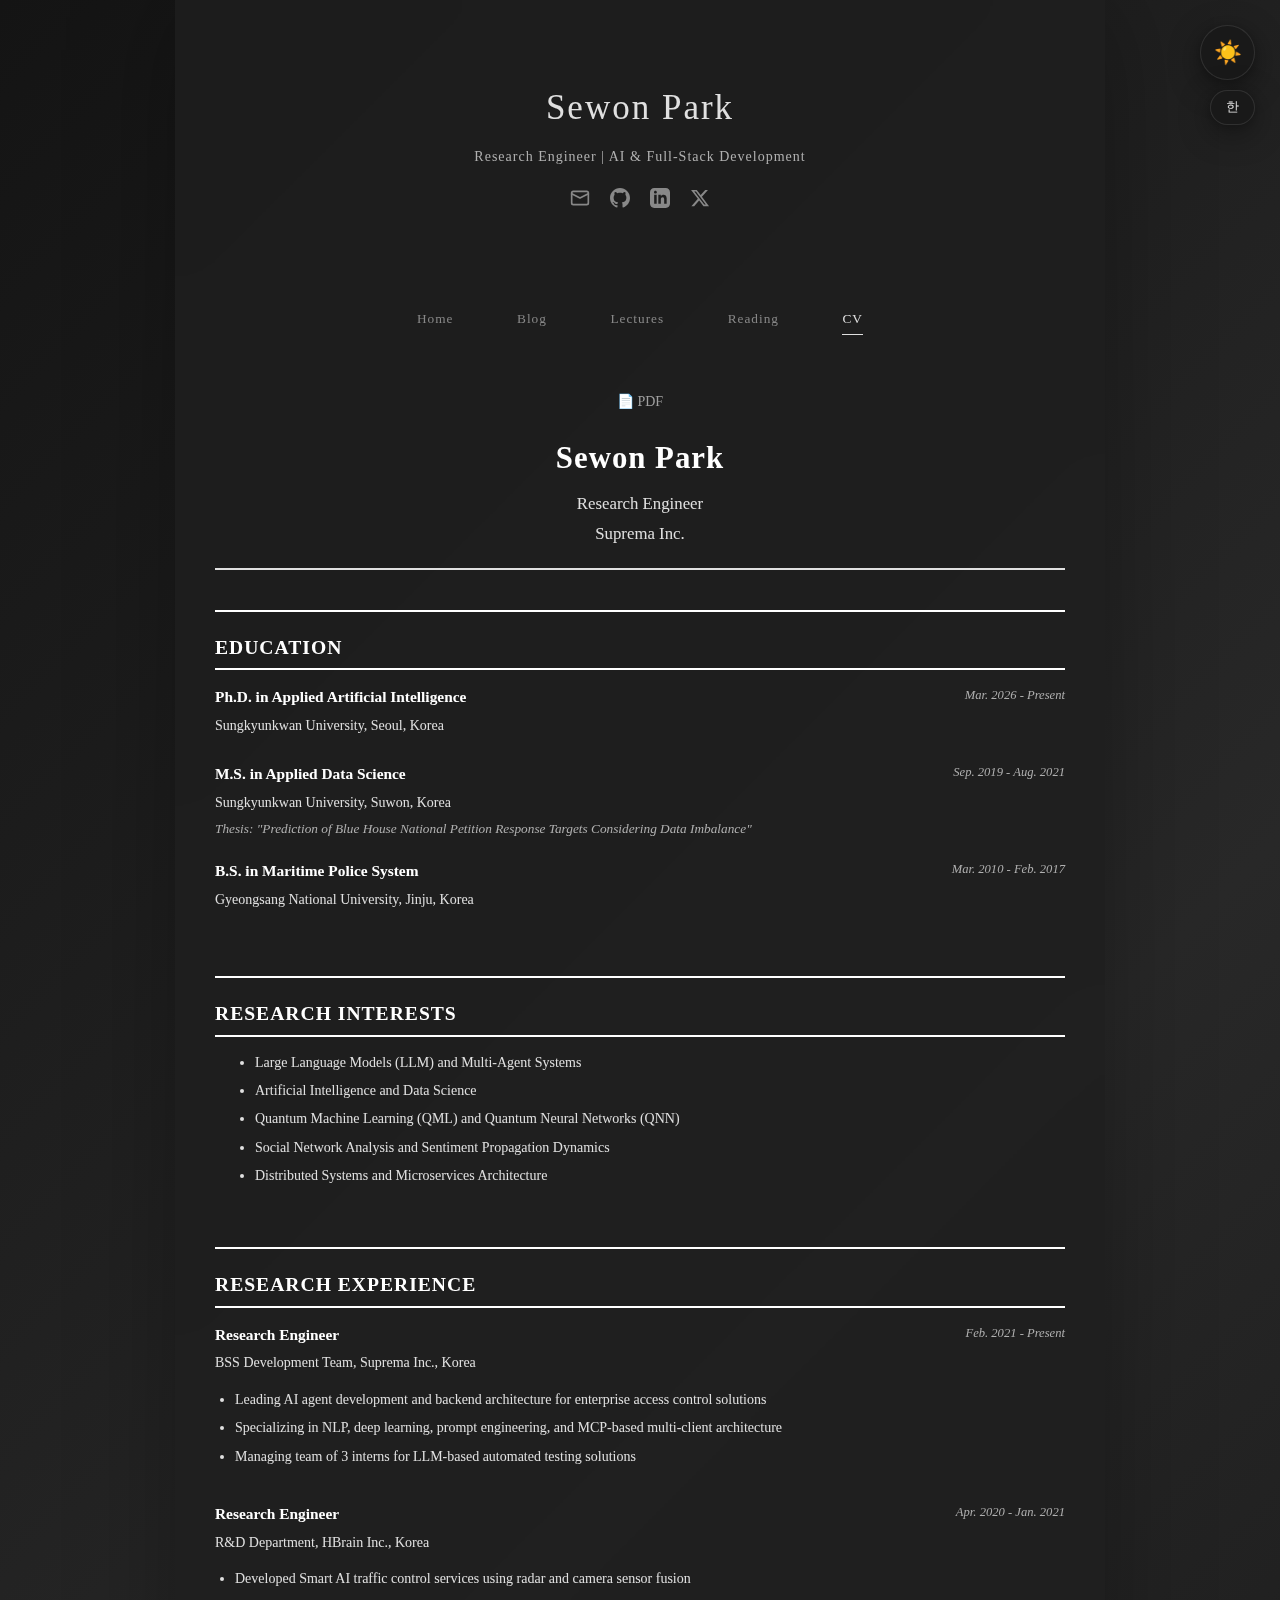
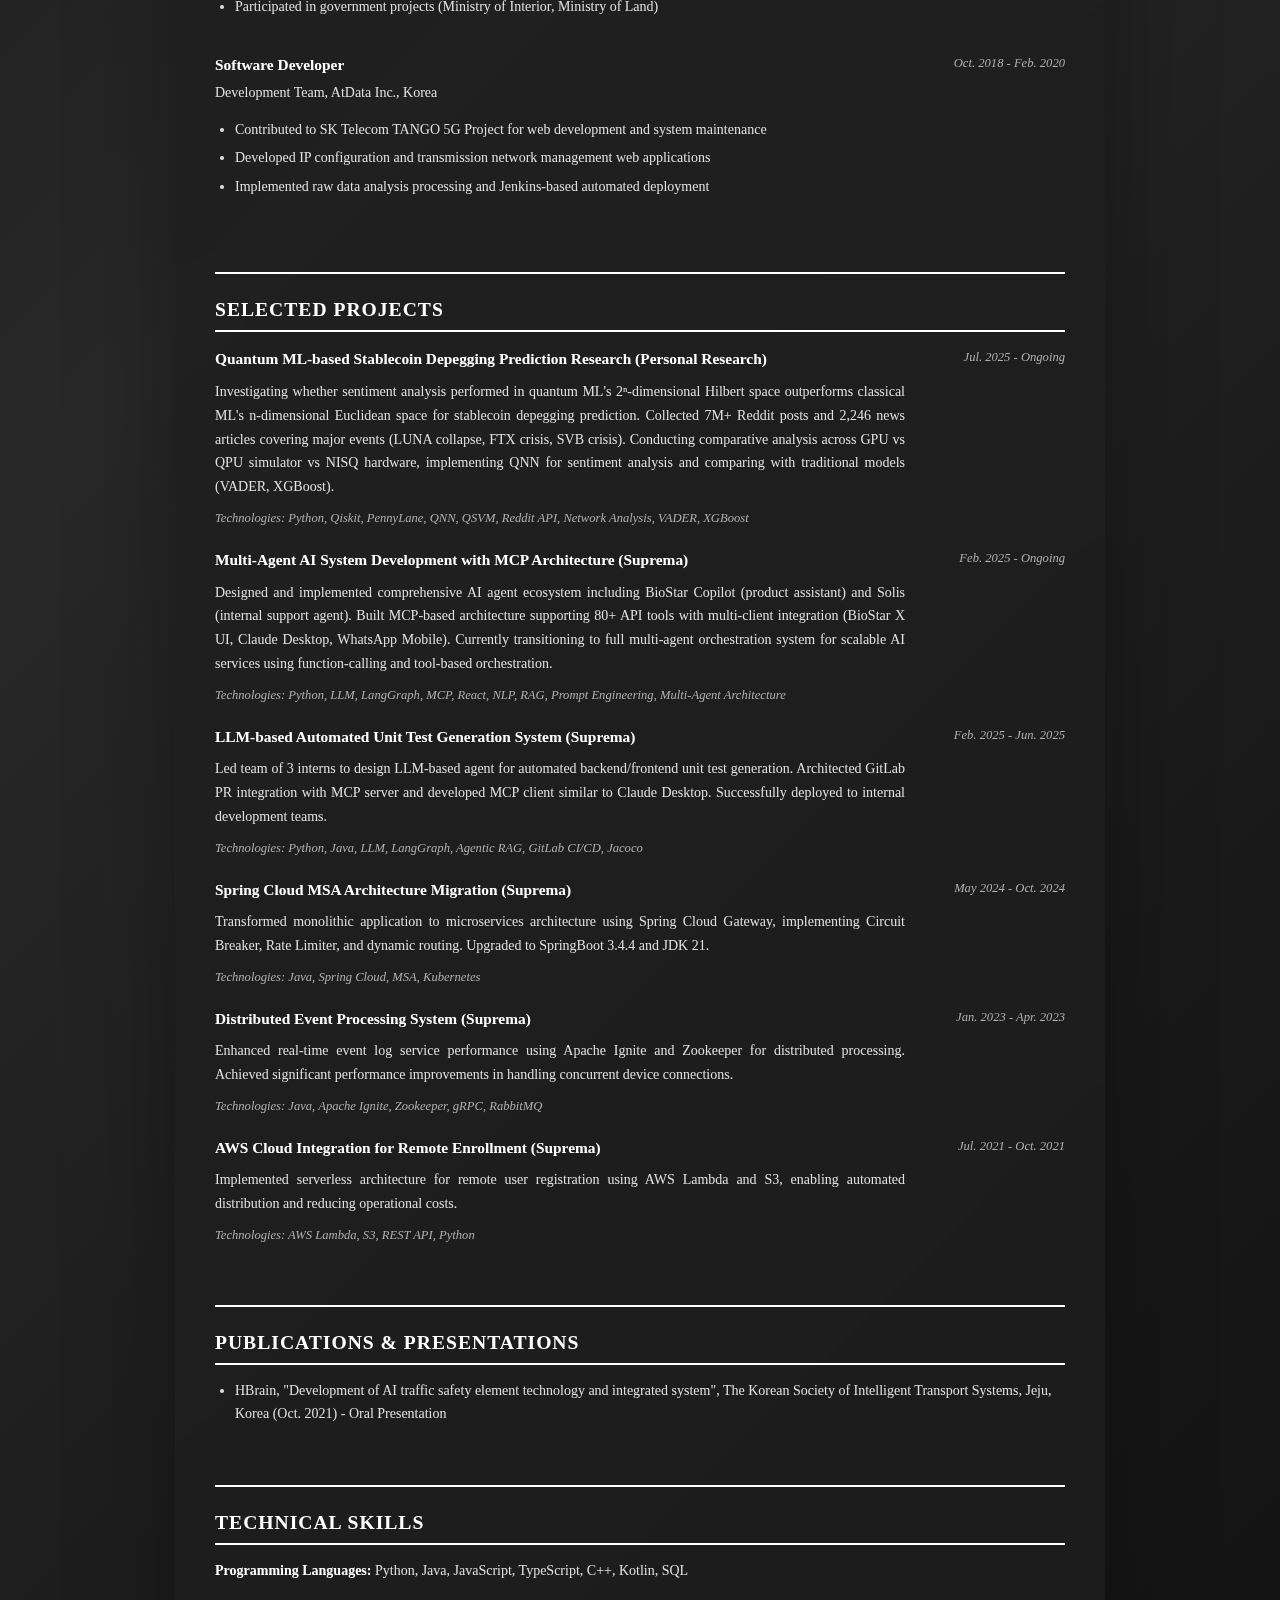
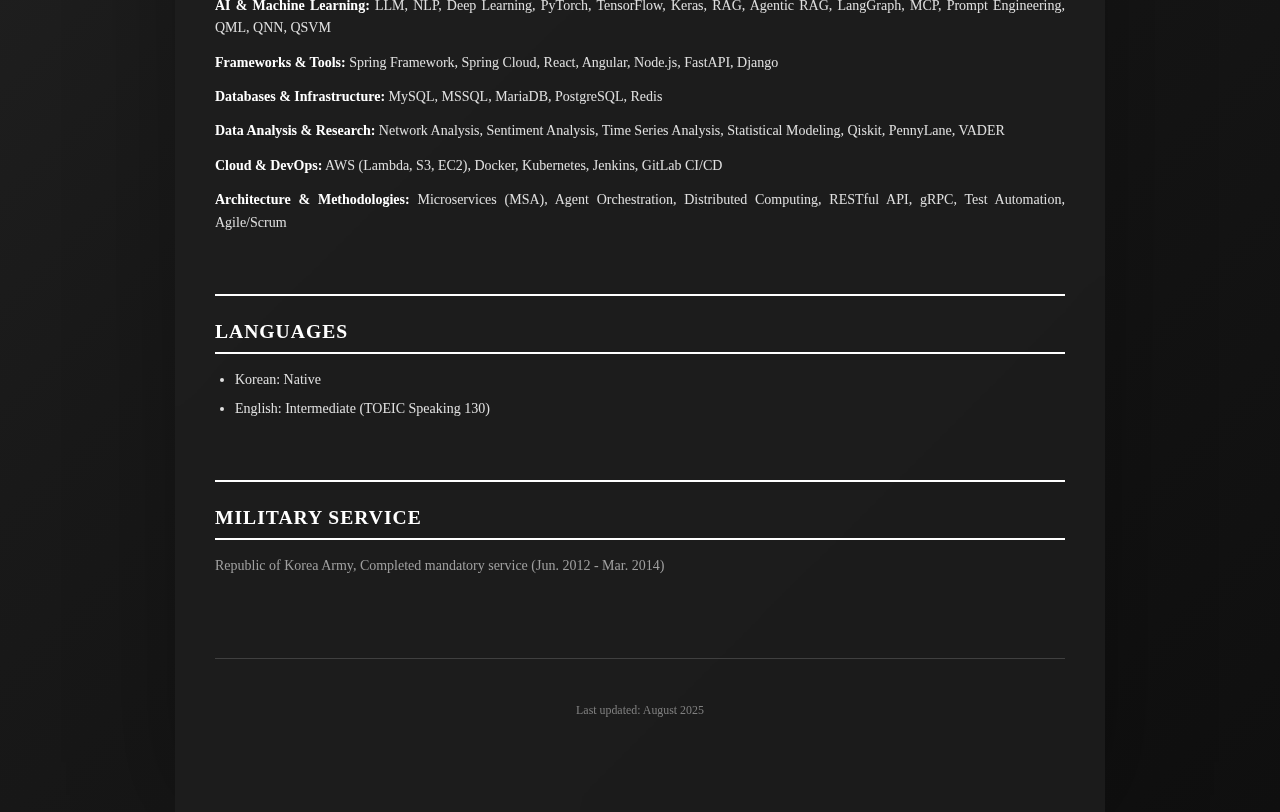
<file: cv.html>
<!DOCTYPE html>
<html data-theme="dark" data-lang="en">
<head>
    <meta charset="utf-8">
    <meta name="viewport" content="width=device-width, initial-scale=1">
    <title>Sewon Park</title>
    <link rel="stylesheet" type="text/css" href="style.css">
    <link rel="stylesheet" type="text/css" href="cv-style.css">
</head>
<body>
    <button class="theme-toggle" onclick="toggleTheme()" aria-label="Toggle dark mode">☀️</button>
    <button class="lang-toggle" onclick="toggleLanguage()" aria-label="Toggle language">EN</button>
    
    <div class="container cv-container">
        <header>
            <h1 data-en="Sewon Park" data-kr="박세원">Sewon Park</h1>
            <p class="subtitle" data-en="Research Engineer | AI & Full-Stack Development" data-kr="선임 연구원 | AI 및 풀스택 개발">Research Engineer | AI & Full-Stack Development</p>
            <div class="social-links">
                <a href="mailto:haakusi@gmail.com" aria-label="Email">
                    <svg width="20" height="20" viewBox="0 0 24 24" fill="none" stroke="currentColor" stroke-width="2" stroke-linecap="round" stroke-linejoin="round">
                        <rect x="2" y="4" width="20" height="16" rx="2"/>
                        <path d="m22 7-10 5L2 7"/>
                    </svg>
                </a>
                <a href="https://github.com/haakusi" target="_blank" aria-label="GitHub">
                    <svg width="20" height="20" viewBox="0 0 24 24" fill="currentColor">
                        <path d="M12 0c-6.626 0-12 5.373-12 12 0 5.302 3.438 9.8 8.207 11.387.599.111.793-.261.793-.577v-2.234c-3.338.726-4.033-1.416-4.033-1.416-.546-1.387-1.333-1.756-1.333-1.756-1.089-.745.083-.729.083-.729 1.205.084 1.839 1.237 1.839 1.237 1.07 1.834 2.807 1.304 3.492.997.107-.775.418-1.305.762-1.604-2.665-.305-5.467-1.334-5.467-5.931 0-1.311.469-2.381 1.236-3.221-.124-.303-.535-1.524.117-3.176 0 0 1.008-.322 3.301 1.23.957-.266 1.983-.399 3.003-.404 1.02.005 2.047.138 3.006.404 2.291-1.552 3.297-1.23 3.297-1.23.653 1.653.242 2.874.118 3.176.77.84 1.235 1.911 1.235 3.221 0 4.609-2.807 5.624-5.479 5.921.43.372.823 1.102.823 2.222v3.293c0 .319.192.694.801.576 4.765-1.589 8.199-6.086 8.199-11.386 0-6.627-5.373-12-12-12z"/>
                    </svg>
                </a>
                <a href="https://www.linkedin.com/in/sewon-p-38009a1a7/" target="_blank" aria-label="LinkedIn">
                    <svg width="20" height="20" viewBox="0 0 24 24" fill="currentColor">
                        <path d="M19 0h-14c-2.761 0-5 2.239-5 5v14c0 2.761 2.239 5 5 5h14c2.762 0 5-2.239 5-5v-14c0-2.761-2.238-5-5-5zm-11 19h-3v-11h3v11zm-1.5-12.268c-.966 0-1.75-.79-1.75-1.764s.784-1.764 1.75-1.764 1.75.79 1.75 1.764-.783 1.764-1.75 1.764zm13.5 12.268h-3v-5.604c0-3.368-4-3.113-4 0v5.604h-3v-11h3v1.765c1.396-2.586 7-2.777 7 2.476v6.759z"/>
                    </svg>
                </a>
                <a href="https://twitter.com/haakusi_" target="_blank" aria-label="X (Twitter)">
                    <svg width="20" height="20" viewBox="0 0 24 24" fill="currentColor">
                        <path d="M18.244 2.25h3.308l-7.227 8.26 8.502 11.24H16.17l-5.214-6.817L4.99 21.75H1.68l7.73-8.835L1.254 2.25H8.08l4.713 6.231zm-1.161 17.52h1.833L7.084 4.126H5.117z"/>
                    </svg>
                </a>
            </div>
        </header>

        <nav class="navigation">
            <a href="index.html" class="nav-link" data-en="Home" data-kr="홈">Home</a>
            <a href="blog.html" class="nav-link" data-en="Blog" data-kr="블로그">Blog</a>
            <a href="lectures.html" class="nav-link" data-en="Lectures" data-kr="강의">Lectures</a>
            <a href="reading.html" class="nav-link" data-en="Reading" data-kr="독서">Reading</a>
            <a href="cv.html" class="nav-link active" data-en="CV" data-kr="이력서">CV</a>
        </nav>

        <!-- CV Content Starts Here -->
        <div class="cv-header">
            <a href="swpark_cv.pdf" target="_blank" class="pdf-download-btn" aria-label="Download PDF">📄 PDF</a>
            <h1 class="cv-name">Sewon Park</h1>
            <div class="cv-title">Research Engineer</div>
            <div class="cv-company">Suprema Inc.</div>
        </div>

        <section class="cv-section">
            <h2>Education</h2>

            <div class="education-entry">
                <div class="left-content">
                    <div class="degree-title">Ph.D. in Applied Artificial Intelligence</div>
                    <div class="institution">Sungkyunkwan University, Seoul, Korea</div>
                </div>
                <div class="right-date">Mar. 2026 - Present</div>
            </div>

            <div class="education-entry">
                <div class="left-content">
                    <div class="degree-title">M.S. in Applied Data Science</div>
                    <div class="institution">Sungkyunkwan University, Suwon, Korea</div>
                    <div class="thesis">Thesis: "Prediction of Blue House National Petition Response Targets Considering Data Imbalance"</div>
                </div>
                <div class="right-date">Sep. 2019 - Aug. 2021</div>
            </div>
            
            <div class="education-entry">
                <div class="left-content">
                    <div class="degree-title">B.S. in Maritime Police System</div>
                    <div class="institution">Gyeongsang National University, Jinju, Korea</div>
                </div>
                <div class="right-date">Mar. 2010 - Feb. 2017</div>
            </div>
        </section>

        <section class="cv-section">
            <h2>Research Interests</h2>
            <ul class="research-list">
                <li>Large Language Models (LLM) and Multi-Agent Systems</li>
                <li>Artificial Intelligence and Data Science</li>
                <li>Quantum Machine Learning (QML) and Quantum Neural Networks (QNN)</li>
                <li>Social Network Analysis and Sentiment Propagation Dynamics</li>
                <li>Distributed Systems and Microservices Architecture</li>
            </ul>
        </section>

        <section class="cv-section">
            <h2>Research Experience</h2>
            
            <div class="experience-entry">
                <div class="left-content">
                    <div class="position-title">Research Engineer</div>
                    <div class="institution">BSS Development Team, Suprema Inc., Korea</div>
                    <ul>
                        <li>Leading AI agent development and backend architecture for enterprise access control solutions</li>
                        <li>Specializing in NLP, deep learning, prompt engineering, and MCP-based multi-client architecture</li>
                        <li>Managing team of 3 interns for LLM-based automated testing solutions</li>
                    </ul>
                </div>
                <div class="right-date">Feb. 2021 - Present</div>
            </div>
            
            <div class="experience-entry">
                <div class="left-content">
                    <div class="position-title">Research Engineer</div>
                    <div class="institution">R&D Department, HBrain Inc., Korea</div>
                    <ul>
                        <li>Developed Smart AI traffic control services using radar and camera sensor fusion</li>
                        <li>Participated in government projects (Ministry of Interior, Ministry of Land)</li>
                    </ul>
                </div>
                <div class="right-date">Apr. 2020 - Jan. 2021</div>
            </div>

            <div class="experience-entry">
                <div class="left-content">
                    <div class="position-title">Software Developer</div>
                    <div class="institution">Development Team, AtData Inc., Korea</div>
                    <ul>
                        <li>Contributed to SK Telecom TANGO 5G Project for web development and system maintenance</li>
                        <li>Developed IP configuration and transmission network management web applications</li>
                        <li>Implemented raw data analysis processing and Jenkins-based automated deployment</li>
                    </ul>
                </div>
                <div class="right-date">Oct. 2018 - Feb. 2020</div>
            </div>
        </section>

        <section class="cv-section">
            <h2>Selected Projects</h2>
            
            <div class="project-entry">
                <div class="left-content">
                    <div class="project-title">Quantum ML-based Stablecoin Depegging Prediction Research (Personal Research)</div>
                    <div class="project-description">
                        Investigating whether sentiment analysis performed in quantum ML's 2ⁿ-dimensional Hilbert space 
                        outperforms classical ML's n-dimensional Euclidean space for stablecoin depegging prediction. 
                        Collected 7M+ Reddit posts and 2,246 news articles covering major events (LUNA collapse, FTX crisis, SVB crisis). 
                        Conducting comparative analysis across GPU vs QPU simulator vs NISQ hardware, implementing QNN for sentiment 
                        analysis and comparing with traditional models (VADER, XGBoost).
                    </div>
                    <div class="tech-stack">Technologies: Python, Qiskit, PennyLane, QNN, QSVM, Reddit API, Network Analysis, VADER, XGBoost</div>
                </div>
                <div class="right-date">Jul. 2025 - Ongoing</div>
            </div>
            
            <div class="project-entry">
                <div class="left-content">
                    <div class="project-title">Multi-Agent AI System Development with MCP Architecture (Suprema)</div>
                    <div class="project-description">
                        Designed and implemented comprehensive AI agent ecosystem including BioStar Copilot (product assistant) 
                        and Solis (internal support agent). Built MCP-based architecture supporting 80+ API tools with multi-client 
                        integration (BioStar X UI, Claude Desktop, WhatsApp Mobile). Currently transitioning to full multi-agent 
                        orchestration system for scalable AI services using function-calling and tool-based orchestration.
                    </div>
                    <div class="tech-stack">Technologies: Python, LLM, LangGraph, MCP, React, NLP, RAG, Prompt Engineering, Multi-Agent Architecture</div>
                </div>
                <div class="right-date">Feb. 2025 - Ongoing</div>
            </div>
            
            <div class="project-entry">
                <div class="left-content">
                    <div class="project-title">LLM-based Automated Unit Test Generation System (Suprema)</div>
                    <div class="project-description">
                        Led team of 3 interns to design LLM-based agent for automated backend/frontend unit test generation. 
                        Architected GitLab PR integration with MCP server and developed MCP client similar to Claude Desktop. 
                        Successfully deployed to internal development teams.
                    </div>
                    <div class="tech-stack">Technologies: Python, Java, LLM, LangGraph, Agentic RAG, GitLab CI/CD, Jacoco</div>
                </div>
                <div class="right-date">Feb. 2025 - Jun. 2025</div>
            </div>
            
            <div class="project-entry">
                <div class="left-content">
                    <div class="project-title">Spring Cloud MSA Architecture Migration (Suprema)</div>
                    <div class="project-description">
                        Transformed monolithic application to microservices architecture using Spring Cloud Gateway, 
                        implementing Circuit Breaker, Rate Limiter, and dynamic routing. Upgraded to SpringBoot 3.4.4 and JDK 21.
                    </div>
                    <div class="tech-stack">Technologies: Java, Spring Cloud, MSA, Kubernetes</div>
                </div>
                <div class="right-date">May 2024 - Oct. 2024</div>
            </div>
            
            <div class="project-entry">
                <div class="left-content">
                    <div class="project-title">Distributed Event Processing System (Suprema)</div>
                    <div class="project-description">
                        Enhanced real-time event log service performance using Apache Ignite and Zookeeper for distributed 
                        processing. Achieved significant performance improvements in handling concurrent device connections.
                    </div>
                    <div class="tech-stack">Technologies: Java, Apache Ignite, Zookeeper, gRPC, RabbitMQ</div>
                </div>
                <div class="right-date">Jan. 2023 - Apr. 2023</div>
            </div>
            
            <div class="project-entry">
                <div class="left-content">
                    <div class="project-title">AWS Cloud Integration for Remote Enrollment (Suprema)</div>
                    <div class="project-description">
                        Implemented serverless architecture for remote user registration using AWS Lambda and S3, 
                        enabling automated distribution and reducing operational costs.
                    </div>
                    <div class="tech-stack">Technologies: AWS Lambda, S3, REST API, Python</div>
                </div>
                <div class="right-date">Jul. 2021 - Oct. 2021</div>
            </div>
        </section>

        <section class="cv-section">
            <h2>Publications & Presentations</h2>
            <ul>
                <li>HBrain, "Development of AI traffic safety element technology and integrated system", The Korean Society of 
                Intelligent Transport Systems, Jeju, Korea (Oct. 2021) - Oral Presentation</li>
            </ul>
        </section>

        <section class="cv-section">
            <h2>Technical Skills</h2>
            
            <div class="skills-line">
                <span class="skill-category">Programming Languages:</span> Python, Java, JavaScript, TypeScript, C++, Kotlin, SQL
            </div>
            
            <div class="skills-line">
                <span class="skill-category">AI & Machine Learning:</span> LLM, NLP, Deep Learning, PyTorch, TensorFlow, Keras, RAG, Agentic RAG, LangGraph, MCP, Prompt Engineering, QML, QNN, QSVM
            </div>
            
            <div class="skills-line">
                <span class="skill-category">Frameworks & Tools:</span> Spring Framework, Spring Cloud, React, Angular, Node.js, FastAPI, Django
            </div>
            
            <div class="skills-line">
                <span class="skill-category">Databases & Infrastructure:</span> MySQL, MSSQL, MariaDB, PostgreSQL, Redis
            </div>
            
            <div class="skills-line">
                <span class="skill-category">Data Analysis & Research:</span> Network Analysis, Sentiment Analysis, Time Series Analysis, Statistical Modeling, Qiskit, PennyLane, VADER
            </div>
            
            <div class="skills-line">
                <span class="skill-category">Cloud & DevOps:</span> AWS (Lambda, S3, EC2), Docker, Kubernetes, Jenkins, GitLab CI/CD
            </div>
            
            <div class="skills-line">
                <span class="skill-category">Architecture & Methodologies:</span> Microservices (MSA), Agent Orchestration, Distributed Computing, RESTful API, gRPC, Test Automation, Agile/Scrum
            </div>
        </section>

        <section class="cv-section">
            <h2>Languages</h2>
            <ul>
                <li>Korean: Native</li>
                <li>English: Intermediate (TOEIC Speaking 130)</li>
            </ul>
        </section>

        <section class="cv-section">
            <h2>Military Service</h2>
            <p>Republic of Korea Army, Completed mandatory service (Jun. 2012 - Mar. 2014)</p>
        </section>

        <footer>
            <p>Last updated: August 2025</p>
        </footer>
    </div>

    <script>
        function toggleTheme() {
            const html = document.documentElement;
            const currentTheme = html.getAttribute('data-theme');
            const newTheme = currentTheme === 'dark' ? 'light' : 'dark';
            
            html.setAttribute('data-theme', newTheme);
            localStorage.setItem('theme', newTheme);
            
            // Update button icon
            const button = document.querySelector('.theme-toggle');
            button.textContent = newTheme === 'dark' ? '☀️' : '🌙';
        }

        function toggleLanguage() {
            const html = document.documentElement;
            const currentLang = html.getAttribute('data-lang') || 'kr';
            const newLang = currentLang === 'en' ? 'kr' : 'en';

            html.setAttribute('data-lang', newLang);
            localStorage.setItem('language', newLang);

            // Update button text
            const button = document.querySelector('.lang-toggle');
            button.textContent = newLang === 'en' ? '한' : 'EN';
            
            // Update content
            updateContent(newLang);
        }

        function updateContent(lang) {
            const elements = document.querySelectorAll('[data-en][data-kr]');
            elements.forEach(element => {
                if (lang === 'kr' && element.getAttribute('data-kr')) {
                    element.textContent = element.getAttribute('data-kr');
                } else if (lang === 'en' && element.getAttribute('data-en')) {
                    element.textContent = element.getAttribute('data-en');
                }
            });
        }

        // Load saved theme and language on page load
        document.addEventListener('DOMContentLoaded', function() {
            const savedTheme = localStorage.getItem('theme') || 'dark';
            document.documentElement.setAttribute('data-theme', savedTheme);
            
            const themeButton = document.querySelector('.theme-toggle');
            themeButton.textContent = savedTheme === 'dark' ? '☀️' : '🌙';

            const savedLang = localStorage.getItem('language') || 'en';
            document.documentElement.setAttribute('data-lang', savedLang);

            const langButton = document.querySelector('.lang-toggle');
            langButton.textContent = savedLang === 'en' ? '한' : 'EN';
            
            updateContent(savedLang);
        });
    </script>
</body>
</html>
</file>
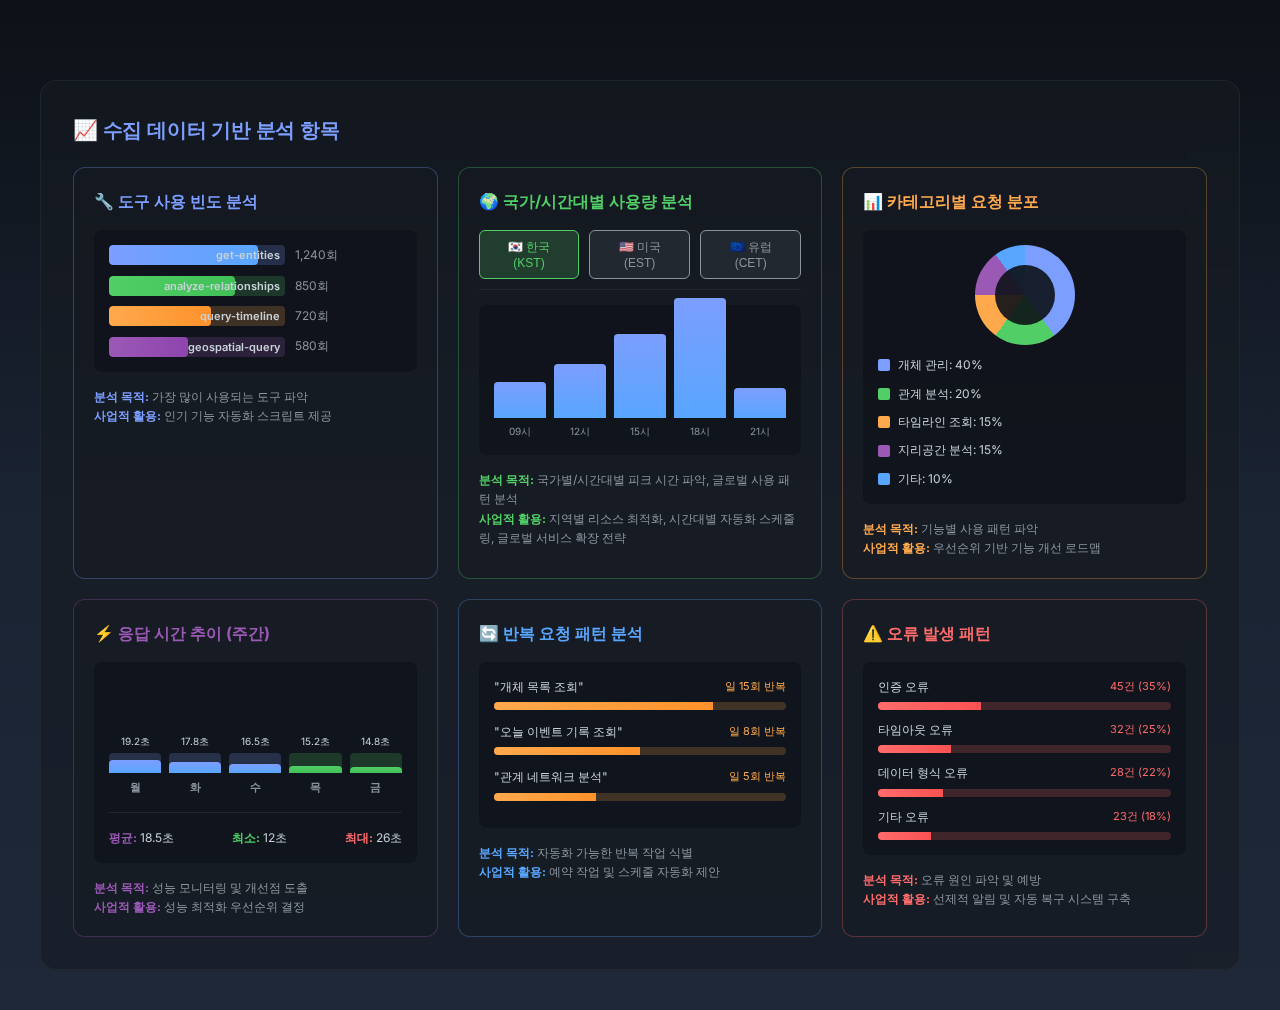
<file: data_palan.html>
<!DOCTYPE html>
<html lang="ko">
<head>
    <meta charset="UTF-8">
    <meta name="viewport" content="width=device-width, initial-scale=1.0">
    <title>MCP Universal Platform - Palantir Data Collection & Analytics</title>
    <link rel="preconnect" href="https://fonts.googleapis.com">
    <link rel="preconnect" href="https://fonts.gstatic.com" crossorigin>
    <link href="https://fonts.googleapis.com/css2?family=Inter:wght@400;500;600;700&display=swap" rel="stylesheet">
    <style>
        * {
            margin: 0;
            padding: 0;
            box-sizing: border-box;
        }

        body {
            margin: 0;
            padding: 0;
            background: #0a0e14;
            font-family: 'Inter', 'SF Pro Display', -apple-system, BlinkMacSystemFont, 'Segoe UI', sans-serif;
            overflow-x: hidden;
            color: #e6edf3;
            line-height: 1.7;
            -webkit-font-smoothing: antialiased;
            -moz-osx-font-smoothing: grayscale;
        }

        /* Main Container */
        .main-container {
            padding-top: 40px;
            min-height: 100vh;
            background: linear-gradient(180deg, #0d1117 0%, #1a2332 50%, #1e2838 100%);
        }

        /* Dashboard Grid */
        .dashboard-grid {
            max-width: 1400px;
            margin: 0 auto;
            padding: 40px;
            display: grid;
            grid-template-columns: repeat(auto-fit, minmax(320px, 1fr));
            gap: 30px;
            align-items: start;
        }

        /* Card */
        .pal-card {
            background: rgba(22, 27, 34, 0.6);
            backdrop-filter: blur(20px);
            border: 1px solid rgba(48, 54, 61, 0.4);
            border-radius: 16px;
            padding: 32px;
            transition: all 0.4s cubic-bezier(0.4, 0, 0.2, 1);
            position: relative;
            overflow: hidden;
        }

        .pal-card::before {
            content: '';
            position: absolute;
            top: 0;
            left: 0;
            right: 0;
            height: 2px;
            background: linear-gradient(90deg, transparent, rgba(124, 158, 255, 0.5), transparent);
            opacity: 0;
            transition: opacity 0.4s ease;
        }

        .pal-card:hover {
            border-color: rgba(124, 158, 255, 0.6);
            transform: translateY(-8px);
            box-shadow: 0 20px 60px rgba(124, 158, 255, 0.15);
            background: rgba(22, 27, 34, 0.8);
        }

        .pal-card:hover::before {
            opacity: 1;
        }

        .pal-card.full-width {
            grid-column: 1 / -1;
        }

        .card-header {
            display: flex;
            justify-content: space-between;
            align-items: center;
            margin-bottom: 20px;
            padding-bottom: 12px;
            border-bottom: 1px solid rgba(48, 54, 61, 0.3);
        }

        .card-title {
            font-size: 20px;
            font-weight: 600;
            color: #7c9eff;
            display: flex;
            align-items: center;
            gap: 8px;
            letter-spacing: -0.2px;
        }

        .card-status {
            font-size: 12px;
            color: #8b949e;
            background: rgba(48, 54, 61, 0.5);
            padding: 4px 12px;
            border-radius: 6px;
        }

        .card-content {
            color: #c9d1d9;
            font-size: 15px;
        }

        /* Network Graph Visualization */
        .network-container {
            width: 100%;
            height: 400px;
            background: rgba(13, 17, 23, 0.6);
            border-radius: 8px;
            position: relative;
            overflow: hidden;
            border: 1px solid rgba(48, 54, 61, 0.4);
        }

        .network-node {
            position: absolute;
            width: 12px;
            height: 12px;
            border-radius: 50%;
            background: #7c9eff;
            box-shadow: 0 0 8px rgba(124, 158, 255, 0.6);
            cursor: pointer;
            transition: all 0.3s ease;
        }

        .network-node:hover {
            transform: scale(1.5);
            box-shadow: 0 0 16px rgba(124, 158, 255, 1);
        }

        .network-node.entity {
            background: #7c9eff;
        }

        .network-node.relationship {
            background: #51cf66;
        }

        .network-node.event {
            background: #ffa94d;
        }

        .network-line {
            position: absolute;
            height: 1px;
            background: rgba(88, 166, 255, 0.3);
            transform-origin: left center;
        }

        /* Data Source Status */
        .data-source-list {
            display: flex;
            flex-direction: column;
            gap: 12px;
        }

        .data-source-item {
            display: flex;
            align-items: center;
            justify-content: space-between;
            padding: 16px;
            background: rgba(13, 17, 23, 0.6);
            border-radius: 8px;
            border-left: 3px solid transparent;
            transition: all 0.3s ease;
        }

        .data-source-item.active {
            border-left-color: #51cf66;
        }

        .data-source-item.inactive {
            border-left-color: #8b949e;
        }

        .data-source-item.error {
            border-left-color: #ff6b6b;
        }

        .data-source-info {
            display: flex;
            align-items: center;
            gap: 12px;
        }

        .data-source-icon {
            width: 36px;
            height: 36px;
            border-radius: 8px;
            background: rgba(124, 158, 255, 0.2);
            display: flex;
            align-items: center;
            justify-content: center;
            font-size: 16px;
        }

        .data-source-details {
            flex: 1;
        }

        .data-source-name {
            font-size: 15px;
            font-weight: 600;
            color: #c9d1d9;
            margin-bottom: 4px;
        }

        .data-source-meta {
            font-size: 13px;
            color: #8b949e;
        }

        .data-source-stats {
            text-align: right;
        }

        .stat-value {
            font-size: 16px;
            font-weight: 600;
            color: #7c9eff;
        }

        .stat-label {
            font-size: 12px;
            color: #8b949e;
        }

        /* Timeline Visualization */
        .timeline-container {
            position: relative;
            padding: 20px 0;
        }

        .timeline-line {
            position: absolute;
            left: 40px;
            top: 0;
            bottom: 0;
            width: 2px;
            background: linear-gradient(180deg, #7c9eff, rgba(124, 158, 255, 0.3));
        }

        .timeline-item {
            position: relative;
            padding-left: 80px;
            margin-bottom: 24px;
        }

        .timeline-dot {
            position: absolute;
            left: 32px;
            top: 8px;
            width: 16px;
            height: 16px;
            border-radius: 50%;
            background: #7c9eff;
            border: 3px solid #0d1117;
            box-shadow: 0 0 8px rgba(124, 158, 255, 0.6);
        }

        .timeline-content {
            background: rgba(13, 17, 23, 0.6);
            padding: 16px 20px;
            border-radius: 8px;
            border-left: 2px solid #7c9eff;
        }

        .timeline-title {
            font-size: 15px;
            font-weight: 600;
            color: #c9d1d9;
            margin-bottom: 4px;
        }

        .timeline-meta {
            font-size: 13px;
            color: #8b949e;
        }

        /* Geospatial Map */
        .map-container {
            width: 100%;
            height: 350px;
            background: rgba(13, 17, 23, 0.6);
            border-radius: 8px;
            position: relative;
            overflow: hidden;
            border: 1px solid rgba(48, 54, 61, 0.4);
        }

        .map-marker {
            position: absolute;
            width: 8px;
            height: 8px;
            border-radius: 50%;
            background: #ffa94d;
            box-shadow: 0 0 8px rgba(255, 169, 77, 0.8);
            cursor: pointer;
        }

        /* Investigation Cases */
        .case-list {
            display: flex;
            flex-direction: column;
            gap: 12px;
        }

        .case-item {
            background: rgba(13, 17, 23, 0.6);
            padding: 20px;
            border-radius: 8px;
            border: 1px solid rgba(48, 54, 61, 0.4);
            cursor: pointer;
            transition: all 0.3s ease;
        }

        .case-item:hover {
            border-color: rgba(124, 158, 255, 0.5);
            background: rgba(13, 17, 23, 0.8);
        }

        .case-header {
            display: flex;
            justify-content: space-between;
            align-items: start;
            margin-bottom: 12px;
        }

        .case-id {
            font-size: 13px;
            font-weight: 600;
            color: #7c9eff;
            font-family: 'Courier New', monospace;
        }

        .case-priority {
            font-size: 10px;
            padding: 4px 8px;
            border-radius: 4px;
            font-weight: 600;
        }

        .case-priority.high {
            background: rgba(255, 107, 107, 0.2);
            color: #ff6b6b;
        }

        .case-priority.medium {
            background: rgba(255, 169, 77, 0.2);
            color: #ffa94d;
        }

        .case-priority.low {
            background: rgba(124, 158, 255, 0.2);
            color: #7c9eff;
        }

        .case-title {
            font-size: 15px;
            font-weight: 600;
            color: #c9d1d9;
            margin-bottom: 8px;
        }

        .case-meta {
            display: flex;
            gap: 16px;
            font-size: 13px;
            color: #8b949e;
        }

        /* Analytics Metrics */
        .metrics-grid {
            display: grid;
            grid-template-columns: repeat(auto-fit, minmax(150px, 1fr));
            gap: 16px;
        }

        .metric-card {
            background: rgba(13, 17, 23, 0.6);
            padding: 20px;
            border-radius: 8px;
            border: 1px solid rgba(48, 54, 61, 0.4);
            text-align: center;
        }

        .metric-value {
            font-size: 32px;
            font-weight: 700;
            color: #7c9eff;
            margin-bottom: 8px;
        }

        .metric-label {
            font-size: 13px;
            color: #8b949e;
            text-transform: uppercase;
            letter-spacing: 0.5px;
        }

        /* Tool Usage Chart */
        .tool-chart {
            display: flex;
            flex-direction: column;
            gap: 12px;
        }

        .tool-item {
            display: flex;
            align-items: center;
            gap: 12px;
        }

        .tool-name {
            width: 140px;
            font-size: 13px;
            color: #c9d1d9;
            font-family: 'Courier New', monospace;
        }

        .tool-bar {
            flex: 1;
            height: 20px;
            background: rgba(48, 54, 61, 0.3);
            border-radius: 4px;
            overflow: hidden;
            position: relative;
        }

        .tool-bar-fill {
            height: 100%;
            background: linear-gradient(90deg, #7c9eff, #58a6ff);
            border-radius: 4px;
            transition: width 0.5s ease;
        }

        .tool-count {
            width: 60px;
            text-align: right;
            font-size: 13px;
            color: #8b949e;
        }

        /* Relationship Network */
        .relationship-network {
            display: grid;
            grid-template-columns: repeat(3, 1fr);
            gap: 16px;
        }

        .relationship-card {
            background: rgba(13, 17, 23, 0.6);
            padding: 20px;
            border-radius: 8px;
            border: 1px solid rgba(48, 54, 61, 0.4);
        }

        .relationship-type {
            font-size: 11px;
            color: #8b949e;
            text-transform: uppercase;
            margin-bottom: 8px;
        }

        .relationship-count {
            font-size: 24px;
            font-weight: 700;
            color: #51cf66;
            margin-bottom: 4px;
        }

        .relationship-entities {
            font-size: 13px;
            color: #8b949e;
        }

        /* Collaboration Activity */
        .activity-list {
            display: flex;
            flex-direction: column;
            gap: 12px;
            max-height: 400px;
            overflow-y: auto;
        }

        .activity-item {
            display: flex;
            gap: 12px;
            padding: 16px;
            background: rgba(13, 17, 23, 0.6);
            border-radius: 8px;
            border-left: 2px solid transparent;
        }

        .activity-item.user-action {
            border-left-color: #7c9eff;
        }

        .activity-item.system-action {
            border-left-color: #51cf66;
        }

        .activity-icon {
            width: 36px;
            height: 36px;
            border-radius: 50%;
            background: rgba(124, 158, 255, 0.2);
            display: flex;
            align-items: center;
            justify-content: center;
            font-size: 16px;
            flex-shrink: 0;
        }

        .activity-content {
            flex: 1;
        }

        .activity-text {
            font-size: 13px;
            color: #c9d1d9;
            margin-bottom: 4px;
        }

        .activity-time {
            font-size: 11px;
            color: #8b949e;
        }

        /* Scrollbar Styling */
        ::-webkit-scrollbar {
            width: 8px;
            height: 8px;
        }

        ::-webkit-scrollbar-track {
            background: rgba(10, 14, 20, 0.5);
        }

        ::-webkit-scrollbar-thumb {
            background: rgba(48, 54, 61, 0.6);
            border-radius: 4px;
        }

        ::-webkit-scrollbar-thumb:hover {
            background: rgba(88, 166, 255, 0.4);
        }

        /* Responsive */
        @media (max-width: 768px) {
            .dashboard-grid {
                padding: 20px;
                grid-template-columns: 1fr;
            }
        }
    </style>
</head>
<body>
    <!-- Main Container -->
    <div class="main-container">
        <div class="dashboard-grid">
            <!-- 수집 데이터 기반 분석 항목 -->
            <div class="pal-card" style="grid-column: 1 / -1;">
                <h3 style="color: #7c9eff; font-size: 20px; margin-bottom: 20px; font-weight: 600; letter-spacing: -0.2px;">📈 수집 데이터 기반 분석 항목</h3>
                <div class="card-content">
                    <div style="display: grid; grid-template-columns: repeat(auto-fit, minmax(300px, 1fr)); gap: 20px; margin-top: 20px;">

                        <!-- 도구 사용 빈도 분석 -->
                        <div style="background: rgba(22, 27, 34, 0.6); border-radius: 12px; padding: 20px; border: 1px solid rgba(124, 158, 255, 0.3);">
                            <h4 style="color: #7c9eff; font-size: 16px; margin-bottom: 15px;">🔧 도구 사용 빈도 분석</h4>
                            <div style="background: rgba(13, 17, 23, 0.6); border-radius: 8px; padding: 15px; margin-bottom: 15px;">
                                <div style="display: flex; align-items: center; margin-bottom: 10px;">
                                    <div style="width: 60%; height: 20px; background: rgba(124, 158, 255, 0.2); border-radius: 4px; position: relative; overflow: hidden;">
                                        <div style="width: 85%; height: 100%; background: linear-gradient(90deg, #7c9eff 0%, #58a6ff 100%); border-radius: 4px;"></div>
                                        <span style="position: absolute; right: 5px; top: 50%; transform: translateY(-50%); color: #c9d1d9; font-size: 11px; font-weight: 600;">get-entities</span>
                                    </div>
                                    <span style="margin-left: 10px; color: #8b949e; font-size: 12px;">1,240회</span>
                                </div>
                                <div style="display: flex; align-items: center; margin-bottom: 10px;">
                                    <div style="width: 60%; height: 20px; background: rgba(81, 207, 102, 0.2); border-radius: 4px; position: relative; overflow: hidden;">
                                        <div style="width: 72%; height: 100%; background: linear-gradient(90deg, #51cf66 0%, #40c057 100%); border-radius: 4px;"></div>
                                        <span style="position: absolute; right: 5px; top: 50%; transform: translateY(-50%); color: #c9d1d9; font-size: 11px; font-weight: 600;">analyze-relationships</span>
                                    </div>
                                    <span style="margin-left: 10px; color: #8b949e; font-size: 12px;">850회</span>
                                </div>
                                <div style="display: flex; align-items: center; margin-bottom: 10px;">
                                    <div style="width: 60%; height: 20px; background: rgba(255, 169, 77, 0.2); border-radius: 4px; position: relative; overflow: hidden;">
                                        <div style="width: 58%; height: 100%; background: linear-gradient(90deg, #ffa94d 0%, #ff922b 100%); border-radius: 4px;"></div>
                                        <span style="position: absolute; right: 5px; top: 50%; transform: translateY(-50%); color: #c9d1d9; font-size: 11px; font-weight: 600;">query-timeline</span>
                                    </div>
                                    <span style="margin-left: 10px; color: #8b949e; font-size: 12px;">720회</span>
                                </div>
                                <div style="display: flex; align-items: center;">
                                    <div style="width: 60%; height: 20px; background: rgba(155, 89, 182, 0.2); border-radius: 4px; position: relative; overflow: hidden;">
                                        <div style="width: 45%; height: 100%; background: linear-gradient(90deg, #9b59b6 0%, #8e44ad 100%); border-radius: 4px;"></div>
                                        <span style="position: absolute; right: 5px; top: 50%; transform: translateY(-50%); color: #c9d1d9; font-size: 11px; font-weight: 600;">geospatial-query</span>
                                    </div>
                                    <span style="margin-left: 10px; color: #8b949e; font-size: 12px;">580회</span>
                                </div>
                            </div>
                            <div style="color: #8b949e; font-size: 12px; line-height: 1.6;">
                                <strong style="color: #7c9eff;">분석 목적:</strong> 가장 많이 사용되는 도구 파악<br>
                                <strong style="color: #7c9eff;">사업적 활용:</strong> 인기 기능 자동화 스크립트 제공
                            </div>
                        </div>

                        <!-- 국가/시간대별 사용량 분석 -->
                        <div style="background: rgba(22, 27, 34, 0.6); border-radius: 12px; padding: 20px; border: 1px solid rgba(81, 207, 102, 0.3);">
                            <h4 style="color: #51cf66; font-size: 16px; margin-bottom: 15px;">🌍 국가/시간대별 사용량 분석</h4>

                            <!-- Country Tabs -->
                            <div style="display: flex; gap: 10px; margin-bottom: 15px; border-bottom: 1px solid #21262d; padding-bottom: 10px;">
                                <button class="country-tab active" data-country="korea" onclick="switchCountryTab('korea')" style="padding: 8px 16px; background: rgba(81, 207, 102, 0.2); border: 1px solid #51cf66; border-radius: 6px; color: #51cf66; cursor: pointer; font-size: 12px; transition: all 0.3s;">🇰🇷 한국 (KST)</button>
                                <button class="country-tab" data-country="usa" onclick="switchCountryTab('usa')" style="padding: 8px 16px; background: rgba(48, 54, 61, 0.5); border: 1px solid #8b949e; border-radius: 6px; color: #8b949e; cursor: pointer; font-size: 12px; transition: all 0.3s;">🇺🇸 미국 (EST)</button>
                                <button class="country-tab" data-country="europe" onclick="switchCountryTab('europe')" style="padding: 8px 16px; background: rgba(48, 54, 61, 0.5); border: 1px solid #8b949e; border-radius: 6px; color: #8b949e; cursor: pointer; font-size: 12px; transition: all 0.3s;">🇪🇺 유럽 (CET)</button>
                            </div>

                            <!-- 한국 시간대 차트 -->
                            <div id="chart-korea" class="country-chart" style="display: block;">
                                <div style="background: rgba(13, 17, 23, 0.6); border-radius: 8px; padding: 15px; margin-bottom: 15px;">
                                    <div style="display: flex; align-items: flex-end; justify-content: space-between; height: 120px; gap: 8px;">
                                        <div style="flex: 1; display: flex; flex-direction: column; align-items: center;">
                                            <div style="width: 100%; background: rgba(124, 158, 255, 0.2); border-radius: 4px 4px 0 0; position: relative; height: 36px; min-height: 20px;">
                                                <div style="position: absolute; bottom: 0; width: 100%; height: 36px; background: linear-gradient(180deg, #7c9eff 0%, #58a6ff 100%); border-radius: 4px 4px 0 0;"></div>
                                            </div>
                                            <span style="margin-top: 5px; color: #8b949e; font-size: 10px;">09시</span>
                                        </div>
                                        <div style="flex: 1; display: flex; flex-direction: column; align-items: center;">
                                            <div style="width: 100%; background: rgba(124, 158, 255, 0.2); border-radius: 4px 4px 0 0; position: relative; height: 54px; min-height: 20px;">
                                                <div style="position: absolute; bottom: 0; width: 100%; height: 54px; background: linear-gradient(180deg, #7c9eff 0%, #58a6ff 100%); border-radius: 4px 4px 0 0;"></div>
                                            </div>
                                            <span style="margin-top: 5px; color: #8b949e; font-size: 10px;">12시</span>
                                        </div>
                                        <div style="flex: 1; display: flex; flex-direction: column; align-items: center;">
                                            <div style="width: 100%; background: rgba(124, 158, 255, 0.2); border-radius: 4px 4px 0 0; position: relative; height: 84px; min-height: 20px;">
                                                <div style="position: absolute; bottom: 0; width: 100%; height: 84px; background: linear-gradient(180deg, #7c9eff 0%, #58a6ff 100%); border-radius: 4px 4px 0 0;"></div>
                                            </div>
                                            <span style="margin-top: 5px; color: #8b949e; font-size: 10px;">15시</span>
                                        </div>
                                        <div style="flex: 1; display: flex; flex-direction: column; align-items: center;">
                                            <div style="width: 100%; background: rgba(124, 158, 255, 0.2); border-radius: 4px 4px 0 0; position: relative; height: 120px; min-height: 20px;">
                                                <div style="position: absolute; bottom: 0; width: 100%; height: 120px; background: linear-gradient(180deg, #7c9eff 0%, #58a6ff 100%); border-radius: 4px 4px 0 0;"></div>
                                            </div>
                                            <span style="margin-top: 5px; color: #8b949e; font-size: 10px;">18시</span>
                                        </div>
                                        <div style="flex: 1; display: flex; flex-direction: column; align-items: center;">
                                            <div style="width: 100%; background: rgba(124, 158, 255, 0.2); border-radius: 4px 4px 0 0; position: relative; height: 30px; min-height: 20px;">
                                                <div style="position: absolute; bottom: 0; width: 100%; height: 30px; background: linear-gradient(180deg, #7c9eff 0%, #58a6ff 100%); border-radius: 4px 4px 0 0;"></div>
                                            </div>
                                            <span style="margin-top: 5px; color: #8b949e; font-size: 10px;">21시</span>
                                        </div>
                                    </div>
                                </div>
                            </div>

                            <!-- 미국 시간대 차트 -->
                            <div id="chart-usa" class="country-chart" style="display: none;">
                                <div style="background: rgba(13, 17, 23, 0.6); border-radius: 8px; padding: 15px; margin-bottom: 15px;">
                                    <div style="display: flex; align-items: flex-end; justify-content: space-between; height: 120px; gap: 8px;">
                                        <div style="flex: 1; display: flex; flex-direction: column; align-items: center;">
                                            <div style="width: 100%; background: rgba(255, 169, 77, 0.2); border-radius: 4px 4px 0 0; position: relative; height: 24px; min-height: 20px;">
                                                <div style="position: absolute; bottom: 0; width: 100%; height: 24px; background: linear-gradient(180deg, #ffa94d 0%, #ff922b 100%); border-radius: 4px 4px 0 0;"></div>
                                            </div>
                                            <span style="margin-top: 5px; color: #8b949e; font-size: 10px;">09시</span>
                                        </div>
                                        <div style="flex: 1; display: flex; flex-direction: column; align-items: center;">
                                            <div style="width: 100%; background: rgba(255, 169, 77, 0.2); border-radius: 4px 4px 0 0; position: relative; height: 72px; min-height: 20px;">
                                                <div style="position: absolute; bottom: 0; width: 100%; height: 72px; background: linear-gradient(180deg, #ffa94d 0%, #ff922b 100%); border-radius: 4px 4px 0 0;"></div>
                                            </div>
                                            <span style="margin-top: 5px; color: #8b949e; font-size: 10px;">12시</span>
                                        </div>
                                        <div style="flex: 1; display: flex; flex-direction: column; align-items: center;">
                                            <div style="width: 100%; background: rgba(255, 169, 77, 0.2); border-radius: 4px 4px 0 0; position: relative; height: 108px; min-height: 20px;">
                                                <div style="position: absolute; bottom: 0; width: 100%; height: 108px; background: linear-gradient(180deg, #ffa94d 0%, #ff922b 100%); border-radius: 4px 4px 0 0;"></div>
                                            </div>
                                            <span style="margin-top: 5px; color: #8b949e; font-size: 10px;">15시</span>
                                        </div>
                                        <div style="flex: 1; display: flex; flex-direction: column; align-items: center;">
                                            <div style="width: 100%; background: rgba(255, 169, 77, 0.2); border-radius: 4px 4px 0 0; position: relative; height: 102px; min-height: 20px;">
                                                <div style="position: absolute; bottom: 0; width: 100%; height: 102px; background: linear-gradient(180deg, #ffa94d 0%, #ff922b 100%); border-radius: 4px 4px 0 0;"></div>
                                            </div>
                                            <span style="margin-top: 5px; color: #8b949e; font-size: 10px;">18시</span>
                                        </div>
                                        <div style="flex: 1; display: flex; flex-direction: column; align-items: center;">
                                            <div style="width: 100%; background: rgba(255, 169, 77, 0.2); border-radius: 4px 4px 0 0; position: relative; height: 18px; min-height: 20px;">
                                                <div style="position: absolute; bottom: 0; width: 100%; height: 18px; background: linear-gradient(180deg, #ffa94d 0%, #ff922b 100%); border-radius: 4px 4px 0 0;"></div>
                                            </div>
                                            <span style="margin-top: 5px; color: #8b949e; font-size: 10px;">21시</span>
                                        </div>
                                    </div>
                                </div>
                            </div>

                            <!-- 유럽 시간대 차트 -->
                            <div id="chart-europe" class="country-chart" style="display: none;">
                                <div style="background: rgba(13, 17, 23, 0.6); border-radius: 8px; padding: 15px; margin-bottom: 15px;">
                                    <div style="display: flex; align-items: flex-end; justify-content: space-between; height: 120px; gap: 8px;">
                                        <div style="flex: 1; display: flex; flex-direction: column; align-items: center;">
                                            <div style="width: 100%; background: rgba(155, 89, 182, 0.2); border-radius: 4px 4px 0 0; position: relative; height: 42px; min-height: 20px;">
                                                <div style="position: absolute; bottom: 0; width: 100%; height: 42px; background: linear-gradient(180deg, #9b59b6 0%, #8e44ad 100%); border-radius: 4px 4px 0 0;"></div>
                                            </div>
                                            <span style="margin-top: 5px; color: #8b949e; font-size: 10px;">09시</span>
                                        </div>
                                        <div style="flex: 1; display: flex; flex-direction: column; align-items: center;">
                                            <div style="width: 100%; background: rgba(155, 89, 182, 0.2); border-radius: 4px 4px 0 0; position: relative; height: 66px; min-height: 20px;">
                                                <div style="position: absolute; bottom: 0; width: 100%; height: 66px; background: linear-gradient(180deg, #9b59b6 0%, #8e44ad 100%); border-radius: 4px 4px 0 0;"></div>
                                            </div>
                                            <span style="margin-top: 5px; color: #8b949e; font-size: 10px;">12시</span>
                                        </div>
                                        <div style="flex: 1; display: flex; flex-direction: column; align-items: center;">
                                            <div style="width: 100%; background: rgba(155, 89, 182, 0.2); border-radius: 4px 4px 0 0; position: relative; height: 90px; min-height: 20px;">
                                                <div style="position: absolute; bottom: 0; width: 100%; height: 90px; background: linear-gradient(180deg, #9b59b6 0%, #8e44ad 100%); border-radius: 4px 4px 0 0;"></div>
                                            </div>
                                            <span style="margin-top: 5px; color: #8b949e; font-size: 10px;">15시</span>
                                        </div>
                                        <div style="flex: 1; display: flex; flex-direction: column; align-items: center;">
                                            <div style="width: 100%; background: rgba(155, 89, 182, 0.2); border-radius: 4px 4px 0 0; position: relative; height: 96px; min-height: 20px;">
                                                <div style="position: absolute; bottom: 0; width: 100%; height: 96px; background: linear-gradient(180deg, #9b59b6 0%, #8e44ad 100%); border-radius: 4px 4px 0 0;"></div>
                                            </div>
                                            <span style="margin-top: 5px; color: #8b949e; font-size: 10px;">18시</span>
                                        </div>
                                        <div style="flex: 1; display: flex; flex-direction: column; align-items: center;">
                                            <div style="width: 100%; background: rgba(155, 89, 182, 0.2); border-radius: 4px 4px 0 0; position: relative; height: 24px; min-height: 20px;">
                                                <div style="position: absolute; bottom: 0; width: 100%; height: 24px; background: linear-gradient(180deg, #9b59b6 0%, #8e44ad 100%); border-radius: 4px 4px 0 0;"></div>
                                            </div>
                                            <span style="margin-top: 5px; color: #8b949e; font-size: 10px;">21시</span>
                                        </div>
                                    </div>
                                </div>
                            </div>

                            <div style="color: #8b949e; font-size: 12px; line-height: 1.6;">
                                <strong style="color: #51cf66;">분석 목적:</strong> 국가별/시간대별 피크 시간 파악, 글로벌 사용 패턴 분석<br>
                                <strong style="color: #51cf66;">사업적 활용:</strong> 지역별 리소스 최적화, 시간대별 자동화 스케줄링, 글로벌 서비스 확장 전략
                            </div>
                        </div>

                        <!-- Category Request Distribution -->
                        <div style="background: rgba(22, 27, 34, 0.6); border-radius: 12px; padding: 20px; border: 1px solid rgba(255, 169, 77, 0.3);">
                            <h4 style="color: #ffa94d; font-size: 16px; margin-bottom: 15px;">📊 카테고리별 요청 분포</h4>
                            <div style="background: rgba(13, 17, 23, 0.6); border-radius: 8px; padding: 15px; margin-bottom: 15px;">
                                <div style="display: flex; align-items: center; justify-content: center; margin-bottom: 10px;">
                                    <div style="width: 100px; height: 100px; border-radius: 50%; background: conic-gradient(#7c9eff 0deg 144deg, #51cf66 144deg 216deg, #ffa94d 216deg 270deg, #9b59b6 270deg 324deg, #58a6ff 324deg 360deg); position: relative;">
                                        <div style="position: absolute; top: 50%; left: 50%; transform: translate(-50%, -50%); width: 60px; height: 60px; background: rgba(13, 17, 23, 0.9); border-radius: 50%;"></div>
                                    </div>
                                </div>
                                <div style="display: flex; flex-direction: column; gap: 8px;">
                                    <div style="display: flex; align-items: center; gap: 8px;">
                                        <div style="width: 12px; height: 12px; background: #7c9eff; border-radius: 2px;"></div>
                                        <span style="color: #c9d1d9; font-size: 12px;">개체 관리: 40%</span>
                                    </div>
                                    <div style="display: flex; align-items: center; gap: 8px;">
                                        <div style="width: 12px; height: 12px; background: #51cf66; border-radius: 2px;"></div>
                                        <span style="color: #c9d1d9; font-size: 12px;">관계 분석: 20%</span>
                                    </div>
                                    <div style="display: flex; align-items: center; gap: 8px;">
                                        <div style="width: 12px; height: 12px; background: #ffa94d; border-radius: 2px;"></div>
                                        <span style="color: #c9d1d9; font-size: 12px;">타임라인 조회: 15%</span>
                                    </div>
                                    <div style="display: flex; align-items: center; gap: 8px;">
                                        <div style="width: 12px; height: 12px; background: #9b59b6; border-radius: 2px;"></div>
                                        <span style="color: #c9d1d9; font-size: 12px;">지리공간 분석: 15%</span>
                                    </div>
                                    <div style="display: flex; align-items: center; gap: 8px;">
                                        <div style="width: 12px; height: 12px; background: #58a6ff; border-radius: 2px;"></div>
                                        <span style="color: #c9d1d9; font-size: 12px;">기타: 10%</span>
                                    </div>
                                </div>
                            </div>
                            <div style="color: #8b949e; font-size: 12px; line-height: 1.6;">
                                <strong style="color: #ffa94d;">분석 목적:</strong> 기능별 사용 패턴 파악<br>
                                <strong style="color: #ffa94d;">사업적 활용:</strong> 우선순위 기반 기능 개선 로드맵
                            </div>
                        </div>

                        <!-- 응답 시간 추이 -->
                        <div style="background: rgba(22, 27, 34, 0.6); border-radius: 12px; padding: 20px; border: 1px solid rgba(155, 89, 182, 0.3);">
                            <h4 style="color: #9b59b6; font-size: 16px; margin-bottom: 15px;">⚡ 응답 시간 추이 (주간)</h4>
                            <div style="background: rgba(13, 17, 23, 0.6); border-radius: 8px; padding: 15px; margin-bottom: 15px;">
                                <div style="display: flex; align-items: flex-end; justify-content: space-between; height: 120px; gap: 8px; margin-bottom: 10px;">
                                    <div style="flex: 1; display: flex; flex-direction: column; align-items: center;">
                                        <div style="width: 100%; background: rgba(124, 158, 255, 0.2); border-radius: 4px 4px 0 0; position: relative; height: 65%; min-height: 20px;">
                                            <div style="position: absolute; bottom: 0; width: 100%; height: 65%; background: linear-gradient(180deg, #7c9eff 0%, #58a6ff 100%); border-radius: 4px 4px 0 0;"></div>
                                            <span style="position: absolute; top: -20px; left: 50%; transform: translateX(-50%); color: #c9d1d9; font-size: 10px; white-space: nowrap;">19.2초</span>
                                        </div>
                                        <span style="margin-top: 5px; color: #8b949e; font-size: 11px; font-weight: 600;">월</span>
                                    </div>
                                    <div style="flex: 1; display: flex; flex-direction: column; align-items: center;">
                                        <div style="width: 100%; background: rgba(124, 158, 255, 0.2); border-radius: 4px 4px 0 0; position: relative; height: 55%; min-height: 20px;">
                                            <div style="position: absolute; bottom: 0; width: 100%; height: 55%; background: linear-gradient(180deg, #7c9eff 0%, #58a6ff 100%); border-radius: 4px 4px 0 0;"></div>
                                            <span style="position: absolute; top: -20px; left: 50%; transform: translateX(-50%); color: #c9d1d9; font-size: 10px; white-space: nowrap;">17.8초</span>
                                        </div>
                                        <span style="margin-top: 5px; color: #8b949e; font-size: 11px; font-weight: 600;">화</span>
                                    </div>
                                    <div style="flex: 1; display: flex; flex-direction: column; align-items: center;">
                                        <div style="width: 100%; background: rgba(124, 158, 255, 0.2); border-radius: 4px 4px 0 0; position: relative; height: 45%; min-height: 20px;">
                                            <div style="position: absolute; bottom: 0; width: 100%; height: 45%; background: linear-gradient(180deg, #7c9eff 0%, #58a6ff 100%); border-radius: 4px 4px 0 0;"></div>
                                            <span style="position: absolute; top: -20px; left: 50%; transform: translateX(-50%); color: #c9d1d9; font-size: 10px; white-space: nowrap;">16.5초</span>
                                        </div>
                                        <span style="margin-top: 5px; color: #8b949e; font-size: 11px; font-weight: 600;">수</span>
                                    </div>
                                    <div style="flex: 1; display: flex; flex-direction: column; align-items: center;">
                                        <div style="width: 100%; background: rgba(81, 207, 102, 0.2); border-radius: 4px 4px 0 0; position: relative; height: 35%; min-height: 20px;">
                                            <div style="position: absolute; bottom: 0; width: 100%; height: 35%; background: linear-gradient(180deg, #51cf66 0%, #40c057 100%); border-radius: 4px 4px 0 0;"></div>
                                            <span style="position: absolute; top: -20px; left: 50%; transform: translateX(-50%); color: #c9d1d9; font-size: 10px; white-space: nowrap;">15.2초</span>
                                        </div>
                                        <span style="margin-top: 5px; color: #8b949e; font-size: 11px; font-weight: 600;">목</span>
                                    </div>
                                    <div style="flex: 1; display: flex; flex-direction: column; align-items: center;">
                                        <div style="width: 100%; background: rgba(81, 207, 102, 0.2); border-radius: 4px 4px 0 0; position: relative; height: 30%; min-height: 20px;">
                                            <div style="position: absolute; bottom: 0; width: 100%; height: 30%; background: linear-gradient(180deg, #51cf66 0%, #40c057 100%); border-radius: 4px 4px 0 0;"></div>
                                            <span style="position: absolute; top: -20px; left: 50%; transform: translateX(-50%); color: #c9d1d9; font-size: 10px; white-space: nowrap;">14.8초</span>
                                        </div>
                                        <span style="margin-top: 5px; color: #8b949e; font-size: 11px; font-weight: 600;">금</span>
                                    </div>
                                </div>
                                <div style="margin-top: 15px; padding-top: 15px; border-top: 1px solid #21262d; display: flex; justify-content: space-between; font-size: 12px; color: #c9d1d9;">
                                    <span><strong style="color: #9b59b6;">평균:</strong> 18.5초</span>
                                    <span><strong style="color: #51cf66;">최소:</strong> 12초</span>
                                    <span><strong style="color: #ff6b6b;">최대:</strong> 26초</span>
                                </div>
                            </div>
                            <div style="color: #8b949e; font-size: 12px; line-height: 1.6;">
                                <strong style="color: #9b59b6;">분석 목적:</strong> 성능 모니터링 및 개선점 도출<br>
                                <strong style="color: #9b59b6;">사업적 활용:</strong> 성능 최적화 우선순위 결정
                            </div>
                        </div>

                        <!-- 반복 요청 패턴 -->
                        <div style="background: rgba(22, 27, 34, 0.6); border-radius: 12px; padding: 20px; border: 1px solid rgba(88, 166, 255, 0.3);">
                            <h4 style="color: #58a6ff; font-size: 16px; margin-bottom: 15px;">🔄 반복 요청 패턴 분석</h4>
                            <div style="background: rgba(13, 17, 23, 0.6); border-radius: 8px; padding: 15px; margin-bottom: 15px;">
                                <div style="margin-bottom: 12px;">
                                    <div style="display: flex; justify-content: space-between; margin-bottom: 5px;">
                                        <span style="color: #c9d1d9; font-size: 12px;">"개체 목록 조회"</span>
                                        <span style="color: #ffa94d; font-size: 11px;">일 15회 반복</span>
                                    </div>
                                    <div style="width: 100%; height: 8px; background: rgba(255, 169, 77, 0.2); border-radius: 4px; overflow: hidden;">
                                        <div style="width: 75%; height: 100%; background: linear-gradient(90deg, #ffa94d 0%, #ff922b 100%);"></div>
                                    </div>
                                </div>
                                <div style="margin-bottom: 12px;">
                                    <div style="display: flex; justify-content: space-between; margin-bottom: 5px;">
                                        <span style="color: #c9d1d9; font-size: 12px;">"오늘 이벤트 기록 조회"</span>
                                        <span style="color: #ffa94d; font-size: 11px;">일 8회 반복</span>
                                    </div>
                                    <div style="width: 100%; height: 8px; background: rgba(255, 169, 77, 0.2); border-radius: 4px; overflow: hidden;">
                                        <div style="width: 50%; height: 100%; background: linear-gradient(90deg, #ffa94d 0%, #ff922b 100%);"></div>
                                    </div>
                                </div>
                                <div style="margin-bottom: 12px;">
                                    <div style="display: flex; justify-content: space-between; margin-bottom: 5px;">
                                        <span style="color: #c9d1d9; font-size: 12px;">"관계 네트워크 분석"</span>
                                        <span style="color: #ffa94d; font-size: 11px;">일 5회 반복</span>
                                    </div>
                                    <div style="width: 100%; height: 8px; background: rgba(255, 169, 77, 0.2); border-radius: 4px; overflow: hidden;">
                                        <div style="width: 35%; height: 100%; background: linear-gradient(90deg, #ffa94d 0%, #ff922b 100%);"></div>
                                    </div>
                                </div>
                            </div>
                            <div style="color: #8b949e; font-size: 12px; line-height: 1.6;">
                                <strong style="color: #58a6ff;">분석 목적:</strong> 자동화 가능한 반복 작업 식별<br>
                                <strong style="color: #58a6ff;">사업적 활용:</strong> 예약 작업 및 스케줄 자동화 제안
                            </div>
                        </div>

                        <!-- 오류 발생 패턴 -->
                        <div style="background: rgba(22, 27, 34, 0.6); border-radius: 12px; padding: 20px; border: 1px solid rgba(255, 107, 107, 0.3);">
                            <h4 style="color: #ff6b6b; font-size: 16px; margin-bottom: 15px;">⚠️ 오류 발생 패턴</h4>
                            <div style="background: rgba(13, 17, 23, 0.6); border-radius: 8px; padding: 15px; margin-bottom: 15px;">
                                <div style="margin-bottom: 10px;">
                                    <div style="display: flex; justify-content: space-between; margin-bottom: 5px;">
                                        <span style="color: #c9d1d9; font-size: 12px;">인증 오류</span>
                                        <span style="color: #ff6b6b; font-size: 11px;">45건 (35%)</span>
                                    </div>
                                    <div style="width: 100%; height: 8px; background: rgba(255, 107, 107, 0.2); border-radius: 4px; overflow: hidden;">
                                        <div style="width: 35%; height: 100%; background: linear-gradient(90deg, #ff6b6b 0%, #fa5252 100%);"></div>
                                    </div>
                                </div>
                                <div style="margin-bottom: 10px;">
                                    <div style="display: flex; justify-content: space-between; margin-bottom: 5px;">
                                        <span style="color: #c9d1d9; font-size: 12px;">타임아웃 오류</span>
                                        <span style="color: #ff6b6b; font-size: 11px;">32건 (25%)</span>
                                    </div>
                                    <div style="width: 100%; height: 8px; background: rgba(255, 107, 107, 0.2); border-radius: 4px; overflow: hidden;">
                                        <div style="width: 25%; height: 100%; background: linear-gradient(90deg, #ff6b6b 0%, #fa5252 100%);"></div>
                                    </div>
                                </div>
                                <div style="margin-bottom: 10px;">
                                    <div style="display: flex; justify-content: space-between; margin-bottom: 5px;">
                                        <span style="color: #c9d1d9; font-size: 12px;">데이터 형식 오류</span>
                                        <span style="color: #ff6b6b; font-size: 11px;">28건 (22%)</span>
                                    </div>
                                    <div style="width: 100%; height: 8px; background: rgba(255, 107, 107, 0.2); border-radius: 4px; overflow: hidden;">
                                        <div style="width: 22%; height: 100%; background: linear-gradient(90deg, #ff6b6b 0%, #fa5252 100%);"></div>
                                    </div>
                                </div>
                                <div>
                                    <div style="display: flex; justify-content: space-between; margin-bottom: 5px;">
                                        <span style="color: #c9d1d9; font-size: 12px;">기타 오류</span>
                                        <span style="color: #ff6b6b; font-size: 11px;">23건 (18%)</span>
                                    </div>
                                    <div style="width: 100%; height: 8px; background: rgba(255, 107, 107, 0.2); border-radius: 4px; overflow: hidden;">
                                        <div style="width: 18%; height: 100%; background: linear-gradient(90deg, #ff6b6b 0%, #fa5252 100%);"></div>
                                    </div>
                                </div>
                            </div>
                            <div style="color: #8b949e; font-size: 12px; line-height: 1.6;">
                                <strong style="color: #ff6b6b;">분석 목적:</strong> 오류 원인 파악 및 예방<br>
                                <strong style="color: #ff6b6b;">사업적 활용:</strong> 선제적 알림 및 자동 복구 시스템 구축
                            </div>
                        </div>
                    </div>
                </div>
            </div>
        </div>
    </div>

    <script>
        function switchCountryTab(country) {
            // 모든 탭 버튼 비활성화
            document.querySelectorAll('.country-tab').forEach(btn => {
                btn.classList.remove('active');
                btn.style.background = 'rgba(48, 54, 61, 0.5)';
                btn.style.borderColor = '#8b949e';
                btn.style.color = '#8b949e';
            });

            // 선택된 탭 버튼 활성화
            const activeBtn = document.querySelector(`.country-tab[data-country="${country}"]`);
            if (activeBtn) {
                activeBtn.classList.add('active');
                if (country === 'korea') {
                    activeBtn.style.background = 'rgba(81, 207, 102, 0.2)';
                    activeBtn.style.borderColor = '#51cf66';
                    activeBtn.style.color = '#51cf66';
                } else if (country === 'usa') {
                    activeBtn.style.background = 'rgba(255, 169, 77, 0.2)';
                    activeBtn.style.borderColor = '#ffa94d';
                    activeBtn.style.color = '#ffa94d';
                } else if (country === 'europe') {
                    activeBtn.style.background = 'rgba(155, 89, 182, 0.2)';
                    activeBtn.style.borderColor = '#9b59b6';
                    activeBtn.style.color = '#9b59b6';
                }
            }

            // Hide all charts
            document.querySelectorAll('.country-chart').forEach(chart => {
                chart.style.display = 'none';
            });

            // Show selected chart
            const targetChart = document.getElementById(`chart-${country}`);
            if (targetChart) {
                targetChart.style.display = 'block';
            }
        }
    </script>
</body>
</html>
</file>
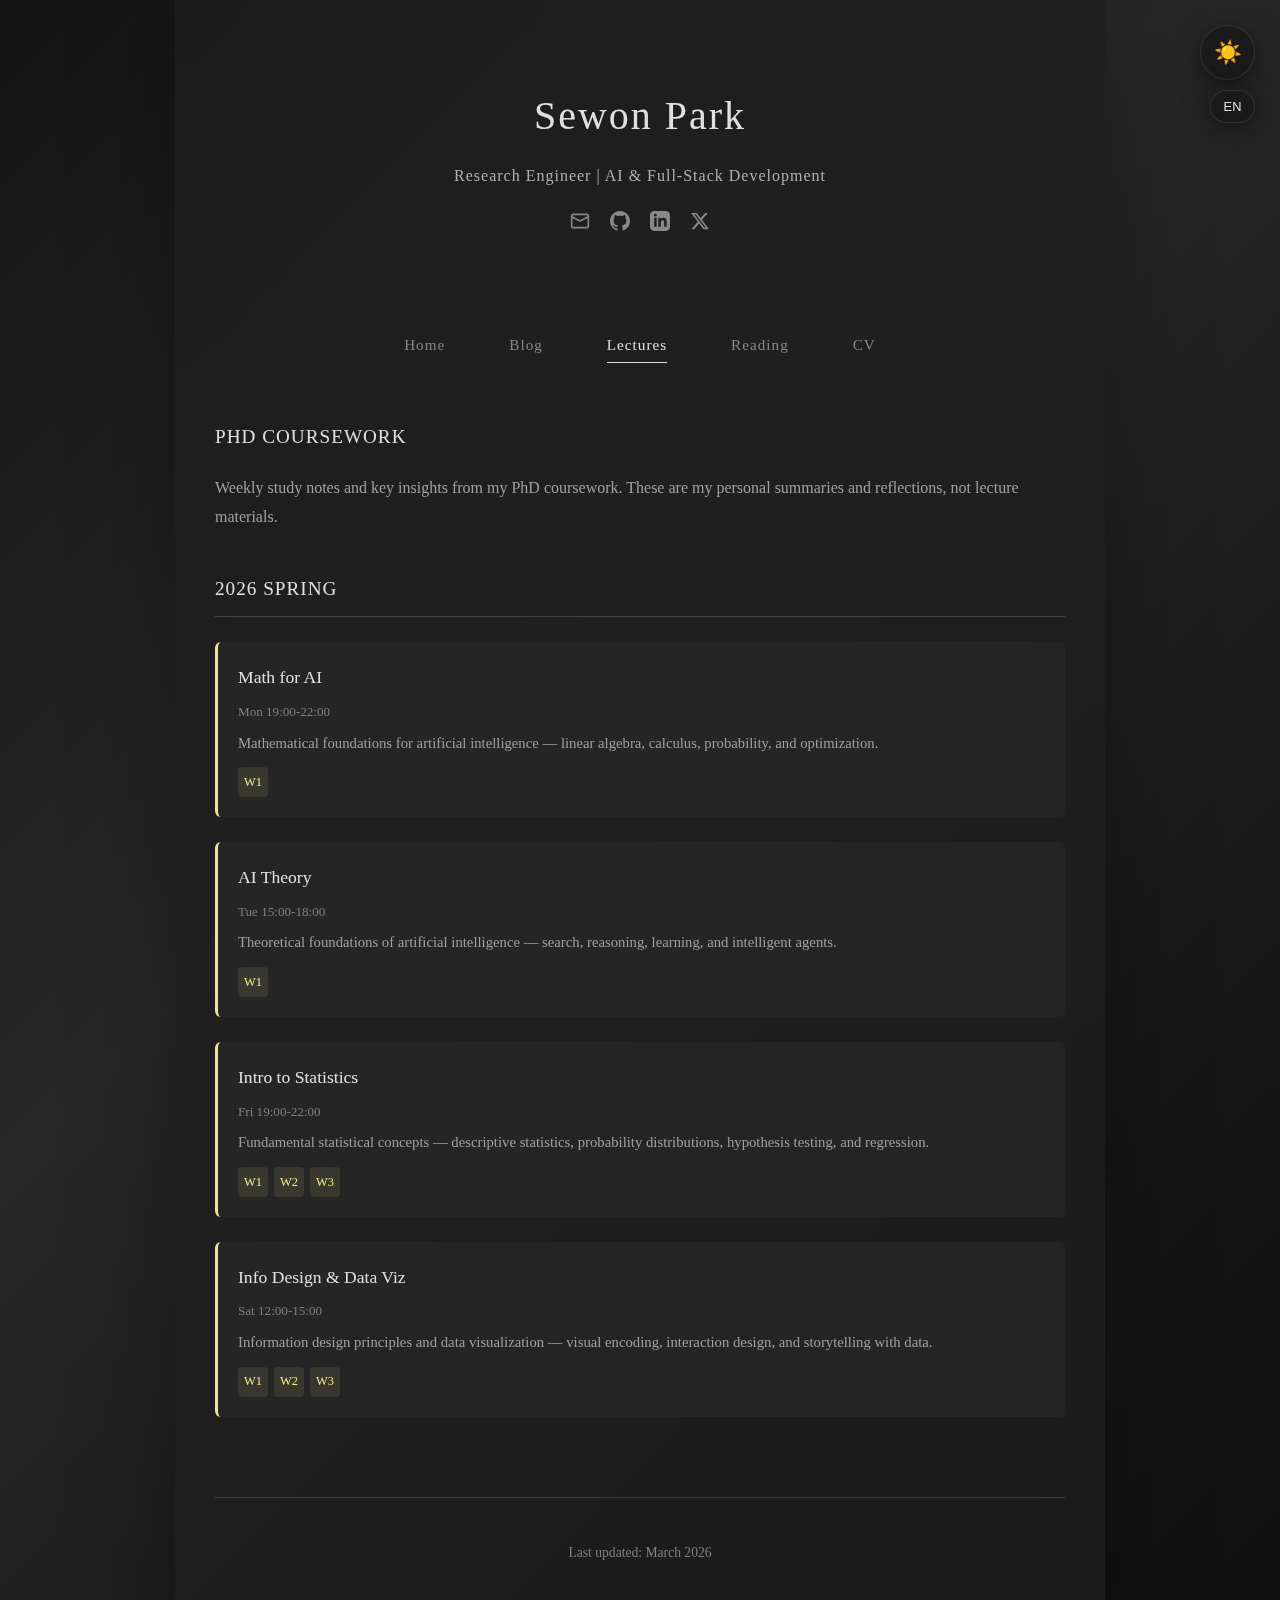
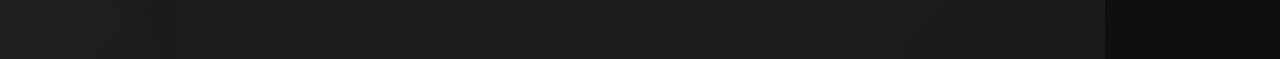
<file: lectures.html>
<!DOCTYPE html>
<html data-theme="dark" data-lang="en">
<head>
    <meta charset="utf-8">
    <meta name="viewport" content="width=device-width, initial-scale=1">
    <title>Lectures - Sewon Park</title>
    <link rel="stylesheet" type="text/css" href="style.css">
    <link rel="stylesheet" type="text/css" href="assets/css/lectures.css">
</head>
<body>
    <button class="theme-toggle" onclick="toggleTheme()" aria-label="Toggle dark mode"></button>
    <button class="lang-toggle" onclick="toggleLanguage()" aria-label="Toggle language">EN</button>

    <div class="container">
        <div id="site-header"></div>
        <div id="site-nav"></div>

        <section class="lectures-intro">
            <h2 data-en="PhD Coursework" data-kr="박사 과정 수업">PhD Coursework</h2>
            <p data-en="Weekly study notes and key insights from my PhD coursework. These are my personal summaries and reflections, not lecture materials."
               data-kr="박사 과정 수업에서 매주 정리한 학습 노트와 핵심 인사이트입니다. 강의 자료가 아닌 개인 요약과 생각을 기록합니다.">Weekly study notes and key insights from my PhD coursework. These are my personal summaries and reflections, not lecture materials.</p>
        </section>

        <section class="semester-section" id="2026-spring">
            <h2 class="semester-header" data-en="2026 Spring" data-kr="2026년 봄학기">2026 Spring</h2>

            <div class="lecture-card">
                <h3><a href="lectures/2026-spring/math-for-ai/" data-en="Math for AI" data-kr="인공지능을위한수학">Math for AI</a></h3>
                <p class="lecture-meta" data-en="Mon 19:00-22:00" data-kr="월요일 19:00-22:00">Mon 19:00-22:00</p>
                <p class="lecture-desc" data-en="Mathematical foundations for artificial intelligence — linear algebra, calculus, probability, and optimization."
                   data-kr="인공지능을 위한 수학적 기반 — 선형대수, 미적분, 확률, 최적화.">Mathematical foundations for artificial intelligence — linear algebra, calculus, probability, and optimization.</p>
                <div class="lecture-weeks">
                    <a href="lectures/2026-spring/math-for-ai/week-01.html" class="week-link">W1</a>
                </div>
            </div>

            <div class="lecture-card">
                <h3><a href="lectures/2026-spring/ai-theory/" data-en="AI Theory" data-kr="인공지능론">AI Theory</a></h3>
                <p class="lecture-meta" data-en="Tue 15:00-18:00" data-kr="화요일 15:00-18:00">Tue 15:00-18:00</p>
                <p class="lecture-desc" data-en="Theoretical foundations of artificial intelligence — search, reasoning, learning, and intelligent agents."
                   data-kr="인공지능의 이론적 기반 — 탐색, 추론, 학습, 지능형 에이전트.">Theoretical foundations of artificial intelligence — search, reasoning, learning, and intelligent agents.</p>
                <div class="lecture-weeks">
                    <a href="lectures/2026-spring/ai-theory/week-01.html" class="week-link">W1</a>
                </div>
            </div>

            <div class="lecture-card">
                <h3><a href="lectures/2026-spring/intro-statistics/" data-en="Intro to Statistics" data-kr="기초통계">Intro to Statistics</a></h3>
                <p class="lecture-meta" data-en="Fri 19:00-22:00" data-kr="금요일 19:00-22:00">Fri 19:00-22:00</p>
                <p class="lecture-desc" data-en="Fundamental statistical concepts — descriptive statistics, probability distributions, hypothesis testing, and regression."
                   data-kr="기초 통계 개념 — 기술통계, 확률분포, 가설검정, 회귀분석.">Fundamental statistical concepts — descriptive statistics, probability distributions, hypothesis testing, and regression.</p>
                <div class="lecture-weeks">
                    <a href="lectures/2026-spring/intro-statistics/week-01.html" class="week-link">W1</a>
                    <a href="lectures/2026-spring/intro-statistics/week-02.html" class="week-link">W2</a>
                    <a href="lectures/2026-spring/intro-statistics/week-03.html" class="week-link">W3</a>
                </div>
            </div>

            <div class="lecture-card">
                <h3><a href="lectures/2026-spring/data-visualization/" data-en="Info Design & Data Viz" data-kr="정보디자인데이터시각화">Info Design & Data Viz</a></h3>
                <p class="lecture-meta" data-en="Sat 12:00-15:00" data-kr="토요일 12:00-15:00">Sat 12:00-15:00</p>
                <p class="lecture-desc" data-en="Information design principles and data visualization — visual encoding, interaction design, and storytelling with data."
                   data-kr="정보 디자인 원칙과 데이터 시각화 — 시각적 인코딩, 인터랙션 디자인, 데이터 스토리텔링.">Information design principles and data visualization — visual encoding, interaction design, and storytelling with data.</p>
                <div class="lecture-weeks">
                    <a href="lectures/2026-spring/data-visualization/week-01.html" class="week-link">W1</a>
                    <a href="lectures/2026-spring/data-visualization/week-02.html" class="week-link">W2</a>
                    <a href="lectures/2026-spring/data-visualization/week-03.html" class="week-link">W3</a>
                </div>
            </div>
        </section>

        <div id="site-footer"></div>
    </div>

    <script src="common.js"></script>
</body>
</html>
</file>
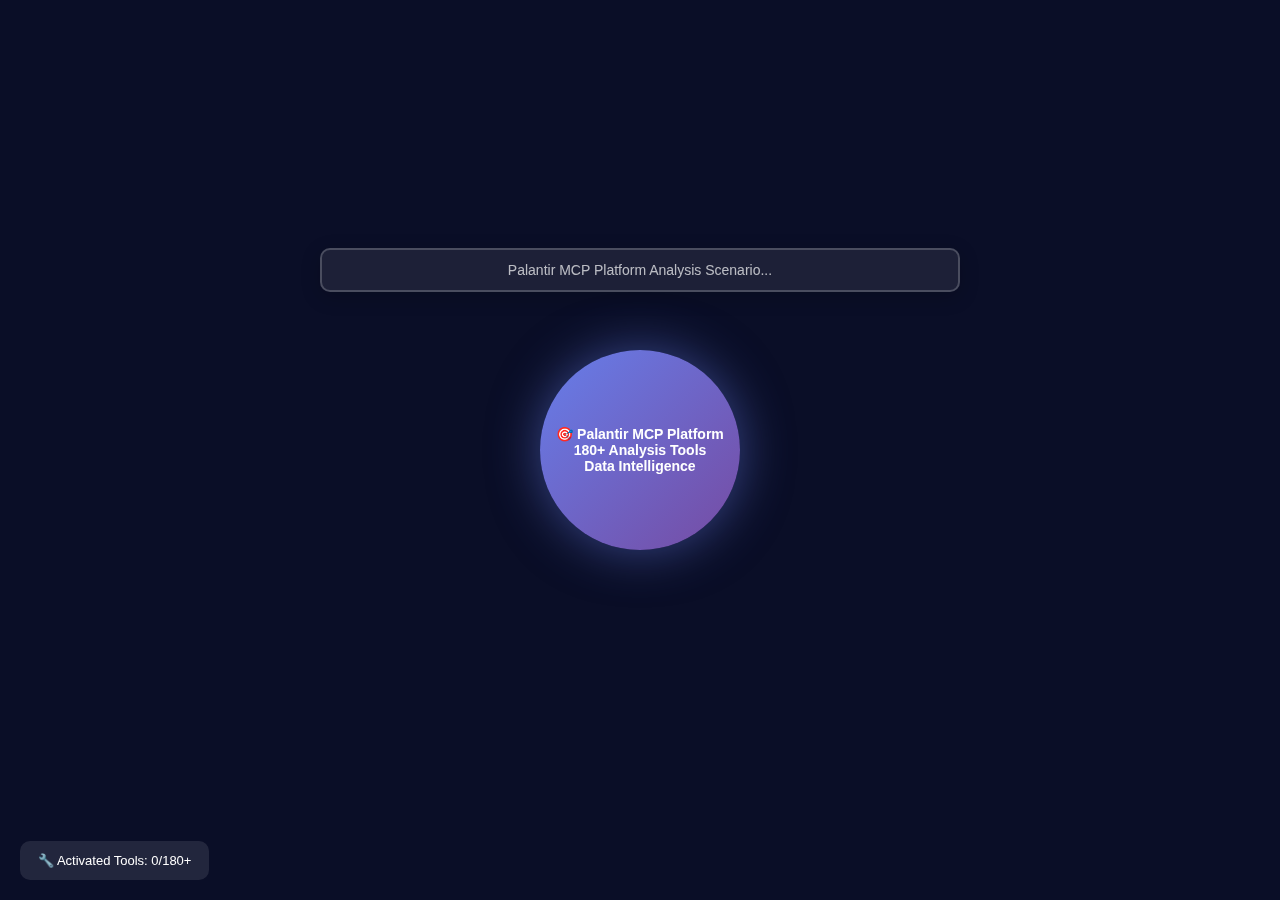
<file: palan.html>
<!DOCTYPE html>
<html lang="ko">
<head>
    <meta charset="UTF-8">
    <title>Palantir MCP Platform - 180+ Analysis Tools Flow Animation</title>
    <style>
        body {
            margin: 0;
            padding: 0;
            background: #0a0e27;
            font-family: 'Segoe UI', Tahoma, Geneva, Verdana, sans-serif;
            overflow: hidden;
            width: 100vw;
            height: 100vh;
        }

        .container {
            position: fixed;
            width: 100%;
            height: 100%;
            top: 0;
            left: 0;
        }

        svg {
            position: absolute;
            top: 0;
            left: 0;
            width: 100%;
            height: 100%;
            pointer-events: none;
            z-index: 50;
        }

        .connection-line {
            stroke: #4facfe;
            stroke-width: 2;
            fill: none;
            opacity: 0;
            stroke-dasharray: 1000;
            stroke-dashoffset: 1000;
            filter: drop-shadow(0 0 5px #4facfe);
            transition: opacity 0.8s ease;
        }

        .connection-line.active {
            opacity: 0.7;
            animation: drawLine 0.8s ease-out forwards;
        }

        .connection-line.finale {
            opacity: 0.6;
            stroke: #9b59b6;
            filter: drop-shadow(0 0 8px #9b59b6) drop-shadow(0 0 15px #8e44ad);
            animation: lightning 0.1s ease-in-out infinite;
        }

        @keyframes lightning {
            0%, 100% { opacity: 0.6; }
            50% { opacity: 0.9; }
        }

        .connection-line.fadeout {
            opacity: 0;
        }

        @keyframes drawLine {
            to {
                stroke-dashoffset: 0;
            }
        }

        .center-hub {
            position: fixed;
            top: 50%;
            left: 50%;
            transform: translate(-50%, -50%);
            width: 200px;
            height: 200px;
            background: linear-gradient(135deg, #667eea 0%, #764ba2 100%);
            border-radius: 50%;
            display: flex;
            align-items: center;
            justify-content: center;
            text-align: center;
            color: white;
            font-weight: bold;
            font-size: 14px;
            box-shadow: 0 0 50px rgba(102, 126, 234, 0.5);
            z-index: 100;
            animation: pulse 2s infinite;
            transition: all 0.3s ease;
        }

        .center-hub.executing {
            animation: executeCommand 0.6s ease-out;
            box-shadow: 0 0 100px rgba(102, 126, 234, 1);
        }

        @keyframes pulse {
            0%, 100% { transform: translate(-50%, -50%) scale(1); }
            50% { transform: translate(-50%, -50%) scale(1.05); }
        }

        @keyframes executeCommand {
            0% {
                transform: translate(-50%, -50%) scale(1);
                box-shadow: 0 0 50px rgba(102, 126, 234, 0.5);
            }
            50% {
                transform: translate(-50%, -50%) scale(1.15);
                box-shadow: 0 0 150px rgba(102, 126, 234, 1);
            }
            100% {
                transform: translate(-50%, -50%) scale(1);
                box-shadow: 0 0 50px rgba(102, 126, 234, 0.5);
            }
        }

        .x-burst {
            position: fixed;
            top: 50%;
            left: 50%;
            width: 4px;
            height: 80px;
            background: linear-gradient(to bottom, rgba(79, 172, 254, 0.8), transparent);
            transform-origin: center center;
            margin-left: -2px;
            margin-top: -40px;
            opacity: 0;
            filter: blur(1px);
            box-shadow: 0 0 20px #4facfe;
            z-index: 90;
        }

        .x-burst.active {
            animation: xBurst 0.8s ease-out forwards;
        }

        @keyframes xBurst {
            0% {
                opacity: 1;
                height: 0px;
                filter: blur(0px);
                margin-top: 0px;
            }
            50% {
                opacity: 0.8;
                filter: blur(2px);
            }
            100% {
                opacity: 0;
                height: 200px;
                margin-top: -100px;
                filter: blur(4px);
            }
        }

        .x-ring {
            position: fixed;
            top: 50%;
            left: 50%;
            width: 200px;
            height: 200px;
            margin-left: -100px;
            margin-top: -100px;
            border: 3px solid transparent;
            border-radius: 50%;
            border-top-color: rgba(79, 172, 254, 0.8);
            border-right-color: rgba(102, 126, 234, 0.8);
            border-bottom-color: rgba(240, 147, 251, 0.8);
            border-left-color: rgba(118, 75, 162, 0.8);
            opacity: 0;
            transform: rotate(0deg) scale(1);
            z-index: 90;
        }

        .x-ring.active {
            animation: ringExpand 1s ease-out forwards;
        }

        @keyframes ringExpand {
            0% {
                opacity: 1;
                transform: rotate(0deg) scale(1);
            }
            100% {
                opacity: 0;
                transform: rotate(180deg) scale(2.5);
            }
        }

        .domain {
            position: fixed;
            padding: 10px 18px;
            background: linear-gradient(135deg, #f093fb 0%, #f5576c 100%);
            border-radius: 8px;
            color: white;
            font-weight: bold;
            font-size: 12px;
            box-shadow: 0 5px 15px rgba(0,0,0,0.3);
            opacity: 0;
            transform: translate(-50%, -50%) scale(0.95);
            transition: all 0.8s ease;
            z-index: 60;
            white-space: nowrap;
        }

        .domain.dimmed {
            opacity: 0.4;
        }

        .domain.active {
            opacity: 1;
            transform: translate(-50%, -50%) scale(1.05);
            box-shadow: 0 5px 15px rgba(240, 147, 251, 0.4);
        }

        .domain.fadeout {
            opacity: 0;
            transform: translate(-50%, -50%) scale(0.8);
        }

        .tool {
            position: fixed;
            padding: 5px 10px;
            background: #ffd93d;
            border-radius: 4px;
            color: #333;
            font-size: 9px;
            opacity: 0;
            transform: translate(-50%, -50%) scale(0.7);
            transition: all 0.8s ease;
            box-shadow: 0 3px 10px rgba(0,0,0,0.2);
            z-index: 70;
            white-space: nowrap;
        }

        .tool.active {
            opacity: 1;
            transform: translate(-50%, -50%) scale(1.08);
            background: linear-gradient(135deg, #4facfe 0%, #00f2fe 100%);
            color: white;
            box-shadow: 0 6px 25px rgba(79, 172, 254, 0.7);
            font-weight: 600;
        }

        .tool.fadeout {
            opacity: 0;
            transform: translate(-50%, -50%) scale(0.7);
        }

        .spark {
            position: fixed;
            width: 8px;
            height: 8px;
            background: #fff;
            border-radius: 50%;
            box-shadow: 0 0 10px #4facfe, 0 0 20px #4facfe;
            z-index: 99;
            pointer-events: none;
            transform: translate(-50%, -50%);
        }


        .prompt-input {
            position: fixed;
            top: 50%;
            left: 50%;
            transform: translate(-50%, calc(-50% - 180px));
            width: 600px;
            padding: 12px 18px;
            background: rgba(255, 255, 255, 0.08);
            border: 2px solid rgba(255, 255, 255, 0.2);
            border-radius: 10px;
            color: rgba(255, 255, 255, 0.7);
            font-size: 14px;
            backdrop-filter: blur(10px);
            z-index: 200;
            text-align: center;
            box-shadow: 0 5px 20px rgba(0, 0, 0, 0.2);
        }

        .info-box {
            position: fixed;
            bottom: 20px;
            left: 20px;
            background: rgba(255, 255, 255, 0.1);
            padding: 12px 18px;
            border-radius: 10px;
            color: white;
            backdrop-filter: blur(10px);
            z-index: 200;
            font-size: 13px;
        }

        .status {
            position: fixed;
            top: 50%;
            left: 50%;
            transform: translate(-50%, calc(-50% - 130px));
            color: #4facfe;
            font-size: 15px;
            font-weight: bold;
            opacity: 0;
            transition: opacity 0.3s;
            text-shadow: 0 0 10px rgba(79, 172, 254, 0.8);
            z-index: 200;
        }

        .status.active {
            opacity: 1;
        }
    </style>
</head>
<body>
    <div class="container">
        <div class="prompt-input" id="promptInput">Palantir MCP Platform Analysis Scenario...</div>

        <div class="status" id="status"></div>

        <svg id="connectionSvg"></svg>

        <div class="center-hub" id="centerHub">
            🎯 Palantir MCP Platform<br/>
            180+ Analysis Tools<br/>
            Data Intelligence
        </div>

        <div class="info-box">
            <div id="toolCount">🔧 Activated Tools: 0/180+</div>
        </div>
    </div>

    <script>
        const centerX = 50;
        const centerY = 50;

        const domains = [
            {
                name: "🔌 Data Sources (15)",
                angle: 313,
                distance: 50,
                tools: ["connect-database", "connect-api", "connect-file-system", "connect-cloud-storage", "sync-data-source", "validate-connection", "test-data-source", "get-data-source-info", "list-data-sources", "update-data-source", "disconnect-source", "schedule-sync", "monitor-data-quality", "detect-schema-changes", "backup-data-source"],
                keywords: ["데이터소스", "연결", "database", "api", "파일", "클라우드", "동기화", "검증", "스키마", "백업", "data source", "connection", "sync"]
            },
            {
                name: "👤 Entities (18)",
                angle: 59,
                distance: 35,
                tools: ["create-entity", "update-entity", "delete-entity", "search-entities", "get-entity-details", "merge-entities", "split-entity", "tag-entity", "link-entities", "get-entity-history", "export-entities", "bulk-create-entities", "validate-entity-data", "enrich-entity", "get-entity-relationships", "set-entity-properties", "get-entity-timeline", "classify-entity"],
                keywords: ["엔티티", "개체", "entity", "생성", "수정", "삭제", "검색", "병합", "분할", "태그", "링크", "히스토리", "분류", "속성"]
            },
            {
                name: "🔗 Relationships (16)",
                angle: 200,
                distance: 39,
                tools: ["create-relationship", "analyze-relationships", "find-path-between-entities", "detect-communities", "identify-key-players", "map-relationship-network", "calculate-relationship-strength", "visualize-connections", "find-common-connections", "detect-anomalies-in-network", "export-relationship-graph", "filter-relationships", "get-relationship-details", "update-relationship", "delete-relationship", "analyze-relationship-patterns"],
                keywords: ["관계", "연결", "relationship", "네트워크", "경로", "커뮤니티", "중심인물", "그래프", "시각화", "이상", "패턴", "분석"]
            },
            {
                name: "📊 Analytics (20)",
                angle: 100,
                distance: 33,
                tools: ["run-analytics-query", "create-custom-query", "execute-statistical-analysis", "perform-clustering", "detect-outliers", "calculate-correlations", "run-machine-learning-model", "predict-trends", "analyze-time-series", "compare-datasets", "generate-insights", "create-data-profile", "analyze-distribution", "perform-regression", "calculate-metrics", "aggregate-data", "filter-and-transform", "join-datasets", "export-analysis-results", "schedule-analytics-job"],
                keywords: ["분석", "쿼리", "analytics", "query", "통계", "클러스터링", "이상치", "상관관계", "머신러닝", "예측", "트렌드", "인사이트", "프로파일", "회귀", "메트릭"]
            },
            {
                name: "⏱️ Timeline (12)",
                angle: 138,
                distance: 43,
                tools: ["create-timeline", "add-timeline-event", "analyze-temporal-patterns", "detect-timeline-anomalies", "compare-timelines", "filter-by-time-range", "visualize-timeline", "export-timeline-data", "get-timeline-events", "merge-timelines", "calculate-time-differences", "identify-temporal-correlations"],
                keywords: ["타임라인", "시간", "timeline", "시간순", "이벤트", "패턴", "이상", "비교", "시각화", "상관관계", "temporal", "time"]
            },
            {
                name: "🗺️ Geospatial (14)",
                angle: 172,
                distance: 38,
                tools: ["geocode-address", "reverse-geocode", "calculate-distance", "find-nearby-entities", "create-geofence", "analyze-spatial-patterns", "visualize-on-map", "detect-spatial-clusters", "analyze-movement-patterns", "export-geospatial-data", "filter-by-location", "get-location-history", "set-coordinates", "analyze-geographic-distribution"],
                keywords: ["지리공간", "지도", "geospatial", "geographic", "좌표", "위치", "거리", "지오펜스", "클러스터", "이동", "분포", "지오코딩", "location"]
            },
            {
                name: "🔍 Investigation (22)",
                angle: 220,
                distance: 46,
                tools: ["create-investigation-case", "add-evidence-to-case", "link-entities-to-case", "add-notes-to-case", "assign-case-investigator", "update-case-status", "search-cases", "get-case-details", "export-case-report", "merge-cases", "close-case", "reopen-case", "add-timeline-to-case", "create-case-hypothesis", "validate-hypothesis", "generate-case-summary", "share-case-with-team", "set-case-priority", "add-case-tags", "get-case-timeline", "analyze-case-connections", "create-case-visualization"],
                keywords: ["조사", "케이스", "investigation", "case", "증거", "증인", "가설", "검증", "리포트", "요약", "우선순위", "태그", "팀", "시각화"]
            },
            {
                name: "📢 Notifications (10)",
                angle: 235,
                distance: 37,
                tools: ["create-alert-rule", "subscribe-to-events", "send-notification", "get-notification-history", "update-alert-rule", "delete-alert-rule", "test-notification", "configure-notification-channel", "get-alert-statistics", "mute-notifications"],
                keywords: ["알림", "모니터링", "notification", "alert", "알람", "구독", "이벤트", "채널", "통계", "음소거", "monitoring"]
            },
            {
                name: "📄 Reports (15)",
                angle: 294,
                distance: 41,
                tools: ["create-report", "generate-standard-report", "export-report-pdf", "export-report-excel", "schedule-report", "share-report", "get-report-history", "update-report-template", "create-custom-report", "add-charts-to-report", "filter-report-data", "format-report", "publish-report", "archive-report", "get-report-analytics"],
                keywords: ["보고서", "리포트", "report", "생성", "내보내기", "pdf", "excel", "스케줄", "공유", "템플릿", "차트", "포맷", "발행", "아카이브"]
            },
            {
                name: "🤝 Collaboration (11)",
                angle: 270,
                distance: 40,
                tools: ["create-workspace", "invite-team-member", "share-analysis", "add-comments", "create-bookmark", "follow-entity", "create-shared-dashboard", "assign-task", "get-team-activity", "export-collaboration-log", "manage-permissions"],
                keywords: ["협업", "팀", "collaboration", "team", "워크스페이스", "공유", "댓글", "북마크", "대시보드", "작업", "권한", "활동"]
            },
            {
                name: "🔐 Security (13)",
                angle: 345,
                distance: 27,
                tools: ["authenticate-user", "authorize-action", "audit-user-activity", "detect-security-threats", "analyze-access-patterns", "enforce-data-governance", "mask-sensitive-data", "encrypt-data", "decrypt-data", "manage-api-keys", "rotate-credentials", "get-security-alerts", "generate-security-report"],
                keywords: ["보안", "인증", "권한", "security", "authentication", "authorization", "위협", "감사", "거버넌스", "암호화", "마스킹", "api키", "자격증명"]
            },
            {
                name: "📈 Visualization (12)",
                angle: 33,
                distance: 26,
                tools: ["create-chart", "create-graph", "create-map-visualization", "create-network-diagram", "create-timeline-view", "create-dashboard", "export-visualization", "share-visualization", "update-visualization", "get-visualization-templates", "apply-visualization-style", "interactive-exploration"],
                keywords: ["시각화", "차트", "그래프", "visualization", "chart", "graph", "지도", "네트워크", "대시보드", "템플릿", "스타일", "탐색"]
            },
            {
                name: "📝 Audit Trail (10)",
                angle: 36,
                distance: 48,
                tools: ["search-audit-logs", "filter-audit-by-user", "filter-audit-by-action", "filter-audit-by-date", "export-audit-report", "get-audit-summary", "detect-audit-anomalies", "track-data-changes", "monitor-compliance", "generate-compliance-report"],
                keywords: ["감사", "추적", "audit", "trail", "로그", "변경", "컴플라이언스", "이상", "요약", "리포트", "compliance"]
            }
        ];

        const container = document.querySelector('.container');
        const svg = document.getElementById('connectionSvg');

        domains.forEach((domain, idx) => {
            const domainEl = document.createElement('div');
            domainEl.className = 'domain';
            domainEl.textContent = domain.name;

            const angle = (domain.angle * Math.PI) / 180;
            const domainX = centerX + Math.cos(angle) * domain.distance;
            const domainY = centerY + Math.sin(angle) * domain.distance;

            domainEl.style.left = domainX + 'vw';
            domainEl.style.top = domainY + 'vh';
            container.appendChild(domainEl);

            domain.element = domainEl;
            domain.vx = domainX;
            domain.vy = domainY;

            const toolCount = domain.tools.length;
            const minDistance = 10; // 최소 거리 (vw) - 증가 (9 → 10)
            const maxAttempts = 100; // 최대 시도 횟수 증가

            domain.toolElements = [];

            // 모든 도구의 위치를 저장할 배열
            const allToolPositions = [];

            domain.tools.forEach((tool, toolIdx) => {
                const toolEl = document.createElement('div');
                toolEl.className = 'tool';
                toolEl.textContent = tool;

                let toolX, toolY;
                let validPosition = false;
                let attempts = 0;

                // 뉴럴 네트워크 시냅스처럼 방사형으로 배치
                while (!validPosition && attempts < maxAttempts) {
                    // 원형 레이어 방식 배치
                    const layerIndex = Math.floor(toolIdx / 8); // 8개씩 한 레이어
                    const positionInLayer = toolIdx % 8;

                    // 기본 각도 (균등 분배)
                    const baseAngle = (positionInLayer / 8) * Math.PI * 2 + (layerIndex * 0.3);
                    const angleVariation = (Math.random() - 0.5) * 0.4; // 약간의 변화
                    const finalAngle = baseAngle + angleVariation;

                    // 거리 (레이어별로 멀어짐) - 80% 축소
                    const baseRadius = 9.6 + (layerIndex * 3.2); // 9.6, 12.8, 16, 19.2vw... (80%)
                    const radiusVariation = (Math.random() - 0.5) * 1.6; // 약간의 변화 (80%)
                    const finalRadius = baseRadius + radiusVariation;

                    toolX = domainX + Math.cos(finalAngle) * finalRadius;
                    toolY = domainY + Math.sin(finalAngle) * finalRadius;

                    // 화면 경계 체크 (8% ~ 92% 범위 내 - 더 안전하게)
                    if (toolX < 8 || toolX > 92 || toolY < 8 || toolY > 92) {
                        validPosition = false;
                        attempts++;
                        continue;
                    }

                    // 모든 핸들러와의 거리 체크 (최소 13vw)
                    let tooCloseToHandler = false;
                    domains.forEach(otherDomain => {
                        const dxFromHandler = toolX - otherDomain.vx;
                        const dyFromHandler = toolY - otherDomain.vy;
                        const distanceFromHandler = Math.sqrt(dxFromHandler * dxFromHandler + dyFromHandler * dyFromHandler);

                        if (distanceFromHandler < 13) { // 모든 핸들러로부터 13vw 이상
                            tooCloseToHandler = true;
                        }
                    });

                    if (tooCloseToHandler) {
                        validPosition = false;
                        attempts++;
                        continue;
                    }

                    // 다른 도구들과의 거리 체크
                    validPosition = true;
                    for (const pos of allToolPositions) {
                        const dx = toolX - pos.x;
                        const dy = toolY - pos.y;
                        const distance = Math.sqrt(dx * dx + dy * dy);

                        if (distance < minDistance) {
                            validPosition = false;
                            break;
                        }
                    }

                    attempts++;
                }

                // 위치 저장
                allToolPositions.push({ x: toolX, y: toolY });

                toolEl.style.left = toolX + 'vw';
                toolEl.style.top = toolY + 'vh';
                container.appendChild(toolEl);

                domain.toolElements.push({
                    element: toolEl,
                    vx: toolX,
                    vy: toolY
                });
            });
        });

        function createLine(x1, y1, x2, y2) {
            const line = document.createElementNS('http://www.w3.org/2000/svg', 'line');
            line.setAttribute('x1', x1 + '%');
            line.setAttribute('y1', y1 + '%');
            line.setAttribute('x2', x2 + '%');
            line.setAttribute('y2', y2 + '%');
            line.setAttribute('class', 'connection-line');
            svg.appendChild(line);
            return line;
        }

        function createSpark(x, y) {
            const spark = document.createElement('div');
            spark.className = 'spark';
            spark.style.left = x + 'vw';
            spark.style.top = y + 'vh';
            container.appendChild(spark);

            setTimeout(() => {
                spark.style.transition = 'all 0.3s ease-out';
                spark.style.transform = 'translate(-50%, -50%) scale(2)';
                spark.style.opacity = '0';
            }, 50);

            setTimeout(() => spark.remove(), 400);
        }


        function createXBurst() {
            const angles = [45, 135, 225, 315];

            angles.forEach((angle, idx) => {
                setTimeout(() => {
                    const burst = document.createElement('div');
                    burst.className = 'x-burst';
                    burst.style.transform = `rotate(${angle}deg)`;
                    container.appendChild(burst);

                    setTimeout(() => burst.classList.add('active'), 10);
                    setTimeout(() => burst.remove(), 1000);
                }, idx * 50);
            });
        }

        function createXRing() {
            const ring = document.createElement('div');
            ring.className = 'x-ring';
            container.appendChild(ring);

            setTimeout(() => ring.classList.add('active'), 10);
            setTimeout(() => ring.remove(), 1200);
        }

        function animateFlow(prompt) {
            const status = document.getElementById('status');
            const toolCount = document.getElementById('toolCount');
            let activatedTools = 0;

            svg.innerHTML = '';

            // 모든 도구와 도메인 초기화
            document.querySelectorAll('.tool').forEach(el => {
                el.classList.remove('active');
            });

            // 모든 도구 연하게 (시나리오마다 초기화, 핸들러는 어두운 상태)
            domains.forEach(domain => {
                domain.element.classList.remove('active');
                domain.element.classList.add('dimmed'); // 핸들러는 어두운 상태 (0.4)
                domain.toolElements.forEach(tool => {
                    // visibility는 visible로 유지, opacity 아주 연하게
                    tool.element.style.visibility = 'visible';
                    tool.element.style.opacity = '0.15'; // 0 → 0.15 (아주 연하게)
                    tool.element.classList.remove('active');
                });
            });

            document.getElementById('centerHub').classList.add('executing');
            setTimeout(() => document.getElementById('centerHub').classList.remove('executing'), 600);

            createXBurst();
            createXRing();

            status.textContent = '⚡ Processing...';
            status.classList.add('active');
            status.style.opacity = '1'; // 확실히 보이게

            // 시나리오별 정확한 도메인 매핑
            let matchedDomains = [];

            // 현재 시나리오 인덱스 찾기
            const scenarioIndex = scenarios.indexOf(prompt);

            switch(scenarioIndex) {
                case 0: // "Hi. Who are you?"
                    matchedDomains = domains.filter(d =>
                        d.name.includes('Security') || d.name.includes('Collaboration')
                    );
                    break;
                case 1: // "Analyze the relationship network..."
                    matchedDomains = domains.filter(d =>
                        d.name.includes('Relationships') || d.name.includes('Entities') ||
                        d.name.includes('Analytics') || d.name.includes('Visualization') ||
                        d.name.includes('Investigation')
                    );
                    break;
                case 2: // "Show me the entity details..."
                    matchedDomains = domains.filter(d =>
                        d.name.includes('Entities') || d.name.includes('Timeline')
                    );
                    break;
                case 3: // "Create a report of the investigation..."
                    matchedDomains = domains.filter(d =>
                        d.name.includes('Reports') || d.name.includes('Investigation')
                    );
                    break;
                case 4: // "Detect anomalies in the data..."
                    matchedDomains = domains.filter(d =>
                        d.name.includes('Analytics') || d.name.includes('Notifications')
                    );
                    break;
                case 5: // "Investigate the connections between..."
                    matchedDomains = domains.filter(d =>
                        d.name.includes('Investigation') || d.name.includes('Relationships') ||
                        d.name.includes('Geospatial') || d.name.includes('Timeline') ||
                        d.name.includes('Reports')
                    );
                    break;
                default:
                    // 키워드 매칭 폴백
                    matchedDomains = domains.filter(domain =>
                        domain.keywords.some(keyword =>
                            prompt.toLowerCase().includes(keyword.toLowerCase())
                        )
                    );
            }

            if (matchedDomains.length === 0) {
                matchedDomains.push(...domains.slice(0, 3));
            }

            matchedDomains.forEach((domain, idx) => {
                setTimeout(() => {
                    const line1 = createLine(centerX, centerY, domain.vx, domain.vy);
                    setTimeout(() => line1.classList.add('active'), 75);

                    setTimeout(() => {
                        domain.element.classList.add('active');
                        createSpark(domain.vx, domain.vy);
                    }, 225); // 450 / 2

                    // 모든 도구 표시
                    domain.toolElements.forEach((tool, toolIdx) => {
                        setTimeout(() => {
                            const line2 = createLine(domain.vx, domain.vy, tool.vx, tool.vy);
                            setTimeout(() => line2.classList.add('active'), 75);

                            setTimeout(() => {
                                tool.element.style.visibility = 'visible';
                                tool.element.style.opacity = '1';
                                tool.element.classList.add('active');
                                createSpark(tool.vx, tool.vy);
                                activatedTools++;
                                toolCount.textContent = `🔧 Activated Tools: ${activatedTools}/180+`;
                            }, 225); // 450 / 2
                        }, toolIdx * 60); // 120 / 2
                    });
                }, idx * 375 + 300); // 750 / 2 + 600 / 2
            });

            const maxTools = Math.max(...matchedDomains.map(d => d.tools.length));
            const totalTime = 300 + (matchedDomains.length * 375) + (maxTools * 60) + 600; // 모두 2배 빠르게

            // 애니메이션 완료 후 바로 Done으로 변경
            setTimeout(() => {
                status.textContent = '✅ Done!';
                status.style.opacity = '1';

                // Done 표시 후 0.7초 대기
                setTimeout(() => {
                        // Done도 함께 fade-out
                        status.style.transition = 'opacity 0.8s ease';
                        status.style.opacity = '0';

                        // 라인들도 동시에 fade-out
                        document.querySelectorAll('.connection-line').forEach(line => {
                            line.style.transition = 'opacity 0.8s ease';
                            line.style.opacity = '0';
                        });

                        // 도구들과 핸들러 동시에 연하게 돌아감
                        matchedDomains.forEach(domain => {
                            // 핸들러도 동시에 연하게
                            domain.element.style.transition = 'opacity 0.8s ease, transform 0.8s ease, box-shadow 0.8s ease';
                            domain.element.classList.remove('active');
                            domain.element.classList.add('dimmed');

                            domain.toolElements.forEach(tool => {
                                if (tool.element.classList.contains('active')) {
                                    tool.element.style.transition = 'opacity 0.8s ease';
                                    tool.element.style.opacity = '0.15'; // 0 → 0.15 (연하게)
                                    tool.element.classList.remove('active');
                                }
                            });
                        });

                        // 800ms 후 라인 완전히 제거하고 status 초기화
                        setTimeout(() => {
                            svg.innerHTML = '';
                            status.classList.remove('active');
                            // opacity는 다음 시나리오 시작 시 자동으로 설정됨
                        }, 800);
                }, 700); // Done 표시 후 0.7초 대기
            }, totalTime);

            return totalTime; // Processing 없이 바로 Done
        }

        function grandFinale() {
            document.getElementById('promptInput').textContent = '🎆 All Analysis Systems Activated!';

            const status = document.getElementById('status');
            status.textContent = 'All 180+ Analysis Tools Ready! 🌟';
            status.classList.add('active');

            svg.innerHTML = '';

            document.querySelectorAll('.domain, .tool').forEach(el => {
                el.classList.remove('active');
            });

            // 1단계: 연한 노란색으로 3초간 서서히 모든 도구 켜기
            domains.forEach((domain, idx) => {
                setTimeout(() => {
                    domain.element.classList.add('dimmed'); // 핸들러는 어두운 상태

                    domain.toolElements.forEach((tool, toolIdx) => {
                        setTimeout(() => {
                            tool.element.style.transition = 'opacity 1s ease';
                            tool.element.style.opacity = '0.35';
                            tool.element.style.visibility = 'visible';
                        }, toolIdx * 35);
                    });
                }, idx * 120);
            });

            // 2단계: 5초 대기 후 중앙 파동 → 3번에 나뉘어 번개처럼 활성화
            setTimeout(() => {
                const toolCount = document.getElementById('toolCount');
                let activatedTools = 0;

                // 3개 파동으로 특정 핸들러 그룹 지정
                const groups = [
                    // 1파동: Data Sources, Entities, Relationships
                    domains.filter(d =>
                        d.name.includes('Data Sources') ||
                        d.name.includes('Entities') ||
                        d.name.includes('Relationships')
                    ),
                    // 2파동: Analytics, Investigation, Timeline
                    domains.filter(d =>
                        d.name.includes('Analytics') ||
                        d.name.includes('Investigation') ||
                        d.name.includes('Timeline')
                    ),
                    // 3파동: 나머지 (Geospatial, Reports, Collaboration, Security, Visualization, Audit Trail, Notifications)
                    domains.filter(d =>
                        d.name.includes('Geospatial') ||
                        d.name.includes('Reports') ||
                        d.name.includes('Collaboration') ||
                        d.name.includes('Security') ||
                        d.name.includes('Visualization') ||
                        d.name.includes('Audit Trail') ||
                        d.name.includes('Notifications')
                    )
                ];

                // 3번의 파동 - 1.5초 간격으로 고정, 선은 비동기로 처리
                const waveMessages = [
                    "⚡ Activating Core Systems...",
                    "⚡ Security Modules Online...",
                    "⚡ Full Integration Complete!"
                ];

                groups.forEach((group, groupIdx) => {
                    setTimeout(() => {
                        // 파동별 상태 메시지 표시
                        status.textContent = waveMessages[groupIdx];
                        status.style.opacity = '1';

                        // 중앙에서 파동 효과 🌊
                        createXBurst();
                        createXRing();

                        // 그룹 내 핸들러들 병렬로 활성화 (비동기로 바로바로!)
                        group.forEach((domain, domainIdx) => {
                            setTimeout(() => {
                                // 중앙에서 핸들러로 선 그리기
                                const line1 = createLine(centerX, centerY, domain.vx, domain.vy);
                                setTimeout(() => line1.classList.add('active'), 75);

                                setTimeout(() => {
                                    domain.element.classList.remove('dimmed');
                                    domain.element.classList.add('active');
                                    createSpark(domain.vx, domain.vy);
                                }, 450);

                                // 핸들러에서 도구들로 병렬 확산
                                domain.toolElements.forEach((tool, toolIdx) => {
                                    setTimeout(() => {
                                        const line2 = createLine(domain.vx, domain.vy, tool.vx, tool.vy);
                                        setTimeout(() => line2.classList.add('active'), 75);

                                        setTimeout(() => {
                                            tool.element.style.opacity = '1'; // 진하게!
                                            tool.element.classList.add('active');
                                            createSpark(tool.vx, tool.vy);

                                            // 도구 카운트 증가
                                            activatedTools++;
                                            toolCount.textContent = `🔧 Activated Tools: ${activatedTools}/180+`;
                                        }, 450);
                                    }, toolIdx * 100); // 50 → 100 (2배)
                                });
                            }, domainIdx * 160); // 80 → 160 (2배)
                        });

                    }, groupIdx * 1500); // 파동 간격: 1.5초!
                });

                // 3파동 완료 (4.5초) 후 2초 뒤 Thank you와 함께 천천히 사라지기
                setTimeout(() => {
                    // Thank you 메시지 표시
                    status.textContent = 'Thank you! 👋';
                    status.style.opacity = '1';

                    // 2초간 Thank you 유지 후 페이드아웃 시작
                    setTimeout(() => {
                        // 모든 요소 천천히 사라지기 (2초간)
                        // 1. 선 먼저 사라지기
                        document.querySelectorAll('.connection-line').forEach(line => {
                            line.style.transition = 'opacity 2s ease';
                            line.style.opacity = '0';
                        });

                        // 2. 노드들도 함께 사라지기
                        setTimeout(() => {
                            domains.forEach((domain) => {
                                domain.element.style.transition = 'opacity 2s ease';
                                domain.element.style.opacity = '0';

                                domain.toolElements.forEach((tool) => {
                                    tool.element.style.transition = 'opacity 2s ease';
                                    tool.element.style.opacity = '0';
                                });
                            });
                        }, 200);

                        // 3. Thank you 메시지도 함께 사라지기
                        setTimeout(() => {
                            status.style.transition = 'opacity 2s ease';
                            status.style.opacity = '0';
                        }, 1000);

                        // 4. 프롬프트와 Tool Count(info-box)도 함께 사라지기
                        setTimeout(() => {
                            const promptInput = document.getElementById('promptInput');
                            const infoBox = document.querySelector('.info-box');
                            promptInput.style.transition = 'opacity 2s ease';
                            promptInput.style.opacity = '0';
                            infoBox.style.transition = 'opacity 2s ease';
                            infoBox.style.opacity = '0';
                        }, 500);

                        // 5. 완전히 정리
                        setTimeout(() => {
                            document.querySelectorAll('.connection-line').forEach(line => line.remove());
                        }, 4000);
                    }, 2000); // 2초간 Thank you 유지
                }, 6500); // 3파동(4.5초) + 2초 대기
            }, 5000);
        }

        const scenarios = [
            "Hi. Who are you?",
            "Analyze the relationship network between entities involved in the financial investigation case.",
            "Show me the entity details and timeline for all persons of interest in the case.",
            "Create a comprehensive report of the investigation findings and export it as PDF.",
            "Detect anomalies in the transaction data and identify suspicious patterns.",
            "Investigate the connections between entities across different locations and time periods. Generate a geospatial visualization and timeline analysis."
        ];

        let currentScenario = 0;

        function runNextScenario() {
            if (currentScenario >= scenarios.length) {
                // 마지막 시나리오도 프롬프트 연하게 하고 피날레로
                const promptInput = document.getElementById('promptInput');
                promptInput.style.transition = 'opacity 0.8s ease';
                promptInput.style.opacity = '0.3';

                setTimeout(grandFinale, 1000);
                return;
            }

            const prompt = scenarios[currentScenario];
            const promptInput = document.getElementById('promptInput');

            // 새 프롬프트 페이드인
            promptInput.style.transition = 'opacity 0.5s ease';
            promptInput.style.opacity = '1';
            promptInput.textContent = prompt;

            const duration = animateFlow(prompt);
            currentScenario++;

            // Done과 선들이 사라질 때 프롬프트는 연하게 유지 (0.3) & Tools 0으로 리셋
            setTimeout(() => {
                const toolCount = document.getElementById('toolCount');
                promptInput.style.transition = 'opacity 0.8s ease';
                promptInput.style.opacity = '0.3';
                // Tools도 0으로 리셋
                toolCount.textContent = '🔧 Activated Tools: 0/180+';
            }, duration + 700); // Done 표시와 동시에 연해지기 시작

            setTimeout(runNextScenario, duration + 2500); // Done 0.7초 + 페이드아웃 0.8초 + 1초 대기
        }

        // 초기 프리뷰 애니메이션
        function initialPreview() {
            const status = document.getElementById('status');

            // 0~1초: 중앙 원만 켜진 상태 (2배 빠르게)
            status.textContent = '⚡ Initializing...';
            status.classList.add('active');

            // 1~2.5초: 주황색 핸들러 노드들 서서히 켜지기
            setTimeout(() => {
                status.textContent = '🔧 Loading Handlers...';
                domains.forEach((domain, idx) => {
                    setTimeout(() => {
                        domain.element.style.transition = 'opacity 0.75s ease'; // 1.5 / 2
                        domain.element.classList.add('active');
                        createSpark(domain.vx, domain.vy);
                    }, idx * 125); // 250 / 2
                });
            }, 1000); // 2000 / 2

            // 핸들러 다 뜬 후 1초 대기 후 노란색 시작 (약 3.5초)
            setTimeout(() => {
                status.textContent = 'All 180+ Tools Ready! 🌟';
                domains.forEach((domain) => {
                    domain.toolElements.forEach((tool, toolIdx) => {
                        setTimeout(() => {
                            tool.element.style.transition = 'opacity 1s ease'; // 2 / 2
                            tool.element.style.opacity = '0.35'; // 연하게
                            tool.element.style.visibility = 'visible';
                        }, toolIdx * 12.5); // 25 / 2
                    });
                });
            }, 3500); // 7000 / 2

            // 6~7초: 노란색만 opacity 0, 핸들러는 어두운 상태로
            setTimeout(() => {
                domains.forEach((domain) => {
                    // 핸들러는 어두운 상태로
                    domain.element.classList.remove('active');
                    domain.element.classList.add('dimmed');

                    // 도구는 연하게 유지 (평상시에도 보이게)
                    domain.toolElements.forEach((tool) => {
                        tool.element.style.transition = 'opacity 0.4s ease'; // 0.8 / 2
                        tool.element.style.opacity = '0.15'; // 0 → 0.15 (평상시에도 연하게 보임)
                        tool.element.style.visibility = 'visible';
                    });
                });

                status.classList.remove('active');

                // 시나리오 시작
                setTimeout(() => {
                    runNextScenario();
                }, 1000); // 2000 / 2
            }, 6000); // 12000 / 2
        }

        setTimeout(() => {
            initialPreview();
        }, 1000);
    </script>
</body>
</html>
</file>
<file: github/style.css>
* {
    margin: 0;
    padding: 0;
    box-sizing: border-box;
}

body {
    font-family: -apple-system, BlinkMacSystemFont, 'Segoe UI', Roboto, sans-serif;
    line-height: 1.6;
    color: #333;
    background-color: #f8f9fa;
}

header {
    background: #2c3e50;
    color: white;
    padding: 1rem 0;
    position: sticky;
    top: 0;
    z-index: 100;
}

header h1 {
    text-align: center;
    margin-bottom: 1rem;
}

nav ul {
    list-style: none;
    display: flex;
    justify-content: center;
    gap: 2rem;
}

nav a {
    color: white;
    text-decoration: none;
    padding: 0.5rem 1rem;
    border-radius: 4px;
    transition: background-color 0.3s;
}

nav a:hover {
    background-color: rgba(255, 255, 255, 0.1);
}

main {
    max-width: 800px;
    margin: 0 auto;
    padding: 2rem;
}

section {
    margin-bottom: 3rem;
    background: white;
    padding: 2rem;
    border-radius: 8px;
    box-shadow: 0 2px 5px rgba(0, 0, 0, 0.1);
}

h2 {
    color: #2c3e50;
    margin-bottom: 1rem;
    border-bottom: 2px solid #3498db;
    padding-bottom: 0.5rem;
}

.project {
    margin-bottom: 1.5rem;
    padding: 1rem;
    border-left: 4px solid #3498db;
    background-color: #f8f9fa;
}

.project h3 {
    color: #2c3e50;
    margin-bottom: 0.5rem;
}

footer {
    background: #2c3e50;
    color: white;
    text-align: center;
    padding: 1rem 0;
    margin-top: 2rem;
}

@media (max-width: 768px) {
    nav ul {
        flex-direction: column;
        gap: 0.5rem;
    }
    
    main {
        padding: 1rem;
    }
    
    section {
        padding: 1rem;
    }
}
</file>
<file: style.css>
body {
    font-family: 'Georgia', serif;
    line-height: 1.8;
    color: #444;
    margin: 0;
    padding: 0;
    min-height: 100vh;
    background: linear-gradient(135deg, 
        rgba(139, 69, 19, 0.03) 0%, 
        rgba(255, 255, 255, 1) 40%, 
        rgba(245, 245, 220, 0.2) 70%, 
        rgba(255, 255, 255, 1) 100%);
    background-attachment: fixed;
}

.container {
    max-width: 850px;
    margin: 0 auto;
    padding: 80px 40px;
    background: rgba(255, 255, 255, 0.7);
    backdrop-filter: blur(20px);
    min-height: 100vh;
    box-shadow: 0 0 100px rgba(139, 69, 19, 0.05);
}

header {
    text-align: center;
    padding-bottom: 40px;
    margin-bottom: 60px;
}

header h1 {
    font-size: 2.5em;
    margin: 0 0 10px 0;
    font-weight: 200;
    color: #222;
    letter-spacing: 2px;
}

.subtitle {
    font-size: 1em;
    color: #666;
    margin: 10px 0;
    font-weight: 300;
    letter-spacing: 1px;
}

.social-links {
    margin: 20px 0 0 0;
    display: flex;
    justify-content: center;
    align-items: center;
    gap: 20px;
}

.social-links a {
    color: #888;
    text-decoration: none;
    transition: all 0.3s ease;
    display: inline-flex;
    align-items: center;
    justify-content: center;
}

.social-links a:hover {
    color: #333;
    transform: translateY(-2px);
}

.social-links svg {
    width: 20px;
    height: 20px;
}

.navigation {
    text-align: center;
    margin-bottom: 60px;
    padding: 0;
}

.nav-link {
    display: inline-block;
    margin: 0 30px;
    padding: 0;
    color: #999;
    text-decoration: none;
    font-weight: 300;
    font-size: 0.95em;
    letter-spacing: 1px;
    transition: color 0.3s ease;
    position: relative;
}

.nav-link:after {
    content: '';
    position: absolute;
    bottom: -5px;
    left: 0;
    width: 0;
    height: 1px;
    background: #333;
    transition: width 0.3s ease;
}

.nav-link:hover {
    color: #333;
}

.nav-link.active {
    color: #333;
}

.nav-link.active:after {
    width: 100%;
}

.theme-toggle {
    position: fixed !important;
    top: 25px !important;
    right: 25px !important;
    background: rgba(255, 255, 255, 0.95);
    border: 1px solid rgba(255, 255, 255, 0.2);
    font-size: 1.4em;
    cursor: pointer;
    padding: 15px;
    border-radius: 50%;
    transition: all 0.4s cubic-bezier(0.4, 0, 0.2, 1);
    box-shadow: 
        0 8px 32px rgba(0, 0, 0, 0.1),
        0 2px 8px rgba(0, 0, 0, 0.05);
    backdrop-filter: blur(20px);
    z-index: 9999 !important;
    width: 55px;
    height: 55px;
    display: flex;
    align-items: center;
    justify-content: center;
    margin: 0 !important;
    float: none !important;
}

.lang-toggle {
    position: fixed !important;
    top: 90px !important;
    right: 25px !important;
    background: rgba(255, 255, 255, 0.95);
    border: 1px solid rgba(255, 255, 255, 0.2);
    font-size: 0.8em;
    cursor: pointer;
    padding: 8px 12px;
    border-radius: 20px;
    transition: all 0.4s cubic-bezier(0.4, 0, 0.2, 1);
    box-shadow: 
        0 8px 32px rgba(0, 0, 0, 0.1),
        0 2px 8px rgba(0, 0, 0, 0.05);
    backdrop-filter: blur(20px);
    z-index: 9999 !important;
    display: flex;
    align-items: center;
    justify-content: center;
    margin: 0 !important;
    float: none !important;
    font-weight: 500;
    color: #333;
    min-width: 45px;
}

.theme-toggle:hover {
    transform: scale(1.05) translateY(-2px);
    box-shadow: 
        0 12px 40px rgba(0, 0, 0, 0.15),
        0 4px 12px rgba(0, 0, 0, 0.1);
    background: rgba(255, 255, 255, 1);
}

.theme-toggle:active {
    transform: scale(0.95);
}

.lang-toggle:hover {
    transform: scale(1.05) translateY(-2px);
    box-shadow: 
        0 12px 40px rgba(0, 0, 0, 0.15),
        0 4px 12px rgba(0, 0, 0, 0.1);
    background: rgba(255, 255, 255, 1);
}

.lang-toggle:active {
    transform: scale(0.95);
}

section {
    margin-bottom: 50px;
}

h2 {
    font-size: 1.2em;
    color: #333;
    margin-bottom: 20px;
    font-weight: 200;
    letter-spacing: 1px;
    text-transform: uppercase;
}

h3 {
    font-size: 1em;
    color: #555;
    margin: 20px 0 10px 0;
    font-weight: 400;
}

ul {
    padding-left: 20px;
}

li {
    margin-bottom: 8px;
}

.paper {
    margin-bottom: 20px;
    padding: 15px 0;
    border-bottom: 1px solid #f0f0f0;
}

.paper:last-child {
    border-bottom: none;
}

.project {
    margin-bottom: 20px;
    padding: 15px 0;
}

.project h3 {
    margin-top: 0;
    color: #333;
}

a {
    color: #666;
    text-decoration: none;
    transition: color 0.3s ease;
}

a:hover {
    color: #333;
}

footer {
    text-align: center;
    margin-top: 80px;
    padding-top: 30px;
    border-top: 1px solid #f0f0f0;
    color: #999;
    font-size: 0.85em;
    font-weight: 300;
}

/* Blog-specific styles */
.blog-post {
    margin-bottom: 30px;
    padding-bottom: 25px;
    border-bottom: 2px solid #eee;
}

.blog-post h3 a {
    text-decoration: none;
    color: #333;
    font-weight: 400;
    font-size: 1.2em;
    transition: color 0.3s ease;
}

.blog-post h3 a:hover {
    color: #666;
}

.blog-date {
    font-size: 0.85em;
    color: #999;
    margin-bottom: 10px;
    font-weight: 300;
}

.blog-excerpt {
    color: #666;
    line-height: 1.7;
    font-weight: 300;
}

.blog-post-full {
    margin-bottom: 40px;
}

.blog-post-full h1 {
    font-size: 2em;
    color: #333;
    margin-bottom: 10px;
    font-weight: 300;
    letter-spacing: 1px;
}

.blog-content {
    margin: 30px 0;
}

.blog-content p {
    margin-bottom: 20px;
    color: #666;
    line-height: 1.8;
    text-align: justify;
    font-weight: 300;
}

.blog-navigation {
    margin-top: 40px;
    padding-top: 20px;
    border-top: 1px solid #f0f0f0;
    display: flex;
    justify-content: space-between;
    align-items: center;
}

.blog-nav-left,
.blog-nav-right {
    flex: 1;
}

.blog-nav-center {
    flex: 1;
    text-align: center;
}

.blog-nav-right {
    text-align: right;
}

.back-to-blog {
    color: #999;
    text-decoration: none;
    font-size: 0.9em;
    font-weight: 300;
    transition: color 0.3s ease;
}

.back-to-blog:hover {
    color: #333;
}

.nav-article {
    color: #666;
    text-decoration: none;
    font-size: 0.9em;
    font-weight: 300;
    transition: color 0.3s ease;
}

.nav-article:hover {
    color: #333;
}

.nav-article.disabled {
    color: #ccc;
    cursor: not-allowed;
}

/* Dark mode for blog */
[data-theme="dark"] .blog-post {
    border-bottom: 2px solid #444;
}

[data-theme="dark"] .blog-post h3 a {
    color: #e0e0e0;
}

[data-theme="dark"] .blog-post h3 a:hover {
    color: #b0b0b0;
}

[data-theme="dark"] .blog-date {
    color: #808080;
}

[data-theme="dark"] .blog-excerpt,
[data-theme="dark"] .blog-content p {
    color: #a0a0a0;
}

[data-theme="dark"] .blog-post-full h1 {
    color: #e0e0e0;
}

[data-theme="dark"] .blog-navigation {
    border-top: 1px solid #404040;
}

[data-theme="dark"] .back-to-blog {
    color: #808080;
}

[data-theme="dark"] .back-to-blog:hover {
    color: #e0e0e0;
}

[data-theme="dark"] .nav-article {
    color: #a0a0a0;
}

[data-theme="dark"] .nav-article:hover {
    color: #e0e0e0;
}

[data-theme="dark"] .nav-article.disabled {
    color: #555;
}

/* CV-specific styles */
.cv-section {
    margin-bottom: 60px;
}

.position {
    margin-bottom: 40px;
    padding-bottom: 30px;
    border-bottom: 1px solid #f5f5f5;
}

.position:last-child {
    border-bottom: none;
}

.position-header {
    display: flex;
    justify-content: space-between;
    align-items: baseline;
    margin-bottom: 10px;
    flex-wrap: wrap;
}

.position-title {
    font-weight: 400;
    color: #333;
    font-size: 1.05em;
}

.position-date {
    font-size: 0.85em;
    color: #999;
    font-weight: 300;
}

.company {
    color: #666;
    margin-bottom: 15px;
    font-size: 0.95em;
    font-weight: 300;
}

.description {
    color: #666;
    line-height: 1.8;
    font-weight: 300;
    font-size: 0.95em;
}

.description ul {
    margin-top: 15px;
    padding-left: 0;
    list-style: none;
}

.description li {
    margin-bottom: 10px;
    color: #666;
    line-height: 1.8;
    padding-left: 15px;
    position: relative;
}

.description li:before {
    content: "—";
    position: absolute;
    left: 0;
    color: #ccc;
}

.education-item {
    margin-bottom: 25px;
}

.degree {
    font-weight: 400;
    color: #333;
    font-size: 1.05em;
    margin-bottom: 5px;
}

.school {
    color: #666;
    margin-bottom: 5px;
    font-size: 0.95em;
    font-weight: 300;
}

.thesis {
    color: #999;
    font-size: 0.9em;
    line-height: 1.6;
    font-weight: 300;
}

.project-title {
    font-weight: 400;
    color: #333;
    margin-bottom: 10px;
    font-size: 1.05em;
    line-height: 1.6;
}

.project-tech {
    font-size: 0.85em;
    color: #999;
    margin-top: 15px;
    font-weight: 300;
}

.skills-section {
    margin-top: 0;
}

.skill-category {
    margin-bottom: 12px;
    display: flex;
    align-items: flex-start;
}

.skill-label {
    font-weight: 400;
    color: #333;
    display: inline-block;
    min-width: 140px;
    font-size: 0.95em;
}

.skill-items {
    color: #666;
    line-height: 1.6;
    font-weight: 300;
    font-size: 0.95em;
    flex: 1;
}

@media (max-width: 600px) {
    .container {
        padding: 60px 30px;
    }
    
    header h1 {
        font-size: 2em;
    }
    
    .position-header {
        flex-direction: column;
        align-items: flex-start;
    }
    
    .position-date {
        margin-top: 5px;
    }
    
    .skill-category {
        flex-direction: column;
    }
    
    .skill-label {
        margin-bottom: 5px;
    }
    
    .theme-toggle {
        top: 20px !important;
        right: 20px !important;
        width: 50px;
        height: 50px;
        padding: 12px;
        font-size: 1.2em;
    }
}

/* Dark Mode */
[data-theme="dark"] body {
    background: linear-gradient(135deg, 
        rgba(20, 20, 20, 1) 0%, 
        rgba(40, 40, 40, 1) 40%, 
        rgba(25, 25, 25, 1) 70%, 
        rgba(15, 15, 15, 1) 100%);
}

[data-theme="dark"] .container {
    background: rgba(30, 30, 30, 0.8);
    box-shadow: 0 0 100px rgba(0, 0, 0, 0.3);
}

[data-theme="dark"] header h1 {
    color: #e0e0e0;
}

[data-theme="dark"] .subtitle {
    color: #b0b0b0;
}

[data-theme="dark"] .social-links a {
    color: #888;
}

[data-theme="dark"] .social-links a:hover {
    color: #e0e0e0;
}

[data-theme="dark"] h2 {
    color: #e0e0e0;
}

[data-theme="dark"] h3 {
    color: #c0c0c0;
}

[data-theme="dark"] .nav-link {
    color: #888;
}

[data-theme="dark"] .nav-link:hover,
[data-theme="dark"] .nav-link.active {
    color: #e0e0e0;
}

[data-theme="dark"] .nav-link.active:after {
    background: #e0e0e0;
}

[data-theme="dark"] section p,
[data-theme="dark"] .description {
    color: #a0a0a0;
}

[data-theme="dark"] .position {
    border-bottom: 1px solid #404040;
}

[data-theme="dark"] .position-title,
[data-theme="dark"] .degree,
[data-theme="dark"] .project-title {
    color: #e0e0e0;
}

[data-theme="dark"] .company,
[data-theme="dark"] .school {
    color: #b0b0b0;
}

[data-theme="dark"] .position-date,
[data-theme="dark"] .thesis,
[data-theme="dark"] .project-tech {
    color: #808080;
}

[data-theme="dark"] .description li:before {
    color: #606060;
}

[data-theme="dark"] .skill-label {
    color: #e0e0e0;
}

[data-theme="dark"] .skill-items {
    color: #a0a0a0;
}

[data-theme="dark"] footer {
    border-top: 1px solid #404040;
    color: #808080;
}

[data-theme="dark"] a {
    color: #a0a0a0;
}

[data-theme="dark"] a:hover {
    color: #e0e0e0;
}

[data-theme="dark"] .paper {
    border-bottom: 1px solid #404040;
}

[data-theme="dark"] .theme-toggle {
    background: rgba(25, 25, 25, 0.95);
    border: 1px solid rgba(255, 255, 255, 0.1);
    color: #e0e0e0;
    box-shadow: 
        0 8px 32px rgba(0, 0, 0, 0.4),
        0 2px 8px rgba(0, 0, 0, 0.2);
}

[data-theme="dark"] .theme-toggle:hover {
    background: rgba(35, 35, 35, 1);
    box-shadow: 
        0 12px 40px rgba(0, 0, 0, 0.5),
        0 4px 12px rgba(0, 0, 0, 0.3);
    border: 1px solid rgba(255, 255, 255, 0.2);
}

[data-theme="dark"] .lang-toggle {
    background: rgba(25, 25, 25, 0.95);
    border: 1px solid rgba(255, 255, 255, 0.1);
    color: #e0e0e0;
    box-shadow: 
        0 8px 32px rgba(0, 0, 0, 0.4),
        0 2px 8px rgba(0, 0, 0, 0.2);
}

[data-theme="dark"] .lang-toggle:hover {
    background: rgba(35, 35, 35, 1);
    box-shadow: 
        0 12px 40px rgba(0, 0, 0, 0.5),
        0 4px 12px rgba(0, 0, 0, 0.3);
    border: 1px solid rgba(255, 255, 255, 0.2);
}

/* References table styling */
.references-table {
    margin: 30px 0;
}

.references-table table {
    width: 100%;
    border-collapse: collapse;
    margin: 0;
    font-size: 0.9em;
}

.references-table th {
    background: rgba(139, 69, 19, 0.1);
    color: #333;
    font-weight: 500;
    padding: 12px 8px;
    border: 1px solid rgba(139, 69, 19, 0.2);
    text-align: left;
}

.references-table td {
    padding: 10px 8px;
    border: 1px solid rgba(139, 69, 19, 0.1);
    color: #555;
    line-height: 1.4;
}

.references-table tr:nth-child(even) {
    background: rgba(139, 69, 19, 0.03);
}

.references-table tr:hover {
    background: rgba(139, 69, 19, 0.05);
}

/* References list styling */
.references-list ul {
    padding-left: 0;
    list-style: none;
}

.references-list ul li {
    margin-bottom: 15px;
    padding: 12px 0;
    border-bottom: 1px solid rgba(139, 69, 19, 0.1);
    color: #555;
    line-height: 1.6;
}

.references-list ul li:last-child {
    border-bottom: none;
}

.references-list ul li strong {
    color: #333;
    font-weight: 500;
}

.references-list ul li a {
    color: #8B4513;
    text-decoration: none;
}

.references-list ul li a:hover {
    color: #5D4E37;
    text-decoration: underline;
}

/* Dark mode table styling */
[data-theme="dark"] .references-table table {
    color: #E5E5E5;
}

[data-theme="dark"] .references-table th {
    background: rgba(139, 69, 19, 0.2);
    color: #F5F5DC;
    border-color: rgba(139, 69, 19, 0.4);
}

[data-theme="dark"] .references-table td {
    color: #D5D5D5;
    border-color: rgba(139, 69, 19, 0.2);
}

[data-theme="dark"] .references-table tr:nth-child(even) {
    background: rgba(139, 69, 19, 0.05);
}

[data-theme="dark"] .references-table tr:hover {
    background: rgba(139, 69, 19, 0.1);
}

[data-theme="dark"] .references-list ul li {
    color: #D5D5D5;
    border-color: rgba(139, 69, 19, 0.2);
}

[data-theme="dark"] .references-list ul li strong {
    color: #F5F5DC;
}

[data-theme="dark"] .references-list ul li a {
    color: #F0E68C;
}

[data-theme="dark"] .references-list ul li a:hover {
    color: #FFFF99;
}

/* Visitor Statistics Section */
.visitor-stats {
    margin-bottom: 50px;
    padding: 20px 0;
}

.visitor-content {
    display: flex;
    flex-direction: column;
    gap: 20px;
}

.visitor-map {
    background: rgba(255, 255, 255, 0.5);
    border-radius: 6px;
    padding: 10px;
    box-shadow: 0 2px 8px rgba(0, 0, 0, 0.05);
    backdrop-filter: blur(10px);
    width: 100%;
    box-sizing: border-box;
}

.visitor-map #world-map {
    width: 100%;
    height: 480px;
    min-height: 480px;
    border-radius: 6px;
    background: #f0f8ff;
    position: relative;
    margin: 0;
    padding: 0;
    display: block;
}

.visitor-map svg {
    width: 100%;
    height: auto;
    max-height: 220px;
    border-radius: 4px;
}

.visitor-info {
    display: grid;
    grid-template-columns: 1fr 1fr;
    gap: 15px;
}

.visitor-counter {
    text-align: center;
    background: rgba(255, 255, 255, 0.5);
    border-radius: 4px;
    padding: 8px;
    box-shadow: 0 1px 4px rgba(0, 0, 0, 0.05);
    backdrop-filter: blur(10px);
}

.visitor-counter h3 {
    margin: 0 0 4px 0;
    font-size: 0.65em;
    color: #555;
    text-transform: uppercase;
    letter-spacing: 0.5px;
    font-weight: 300;
}

.counter-display {
    font-size: 1.4em;
    font-weight: 200;
    color: #333;
    margin: 2px 0;
    letter-spacing: 0.5px;
}

.unique-counter {
    font-size: 0.65em;
    color: #666;
    margin-top: 2px;
    text-align: center;
}

.unique-counter span {
    font-weight: 500;
    color: #333;
}

.country-stats {
    background: rgba(255, 255, 255, 0.5);
    border-radius: 4px;
    padding: 8px;
    box-shadow: 0 1px 4px rgba(0, 0, 0, 0.05);
    backdrop-filter: blur(10px);
}

.country-stats h3 {
    margin: 0 0 6px 0;
    font-size: 0.65em;
    color: #555;
    text-transform: uppercase;
    letter-spacing: 0.5px;
    font-weight: 300;
}

.country-item {
    display: flex;
    align-items: center;
    justify-content: space-between;
    padding: 2px 0;
    border-bottom: 1px solid rgba(0, 0, 0, 0.05);
    font-size: 0.65em;
}

.country-item:last-child {
    border-bottom: none;
}

.country-flag {
    font-size: 0.9em;
    margin-right: 4px;
    width: 14px;
}

.country-name {
    flex: 1;
    color: #666;
    font-weight: 300;
}

.country-count {
    color: #333;
    font-weight: 400;
    min-width: 16px;
    text-align: right;
}

.country-more {
    font-style: italic;
    opacity: 0.7;
    border-top: 1px solid rgba(0, 0, 0, 0.1);
    padding-top: 4px;
    margin-top: 2px;
}

.country-more .country-name {
    color: #888;
}

/* Leaflet Map Styling */
.visitor-map #world-map {
    border: 1px solid var(--border-color);
}

/* Force Leaflet to use full container */
.leaflet-container {
    width: 100% !important;
    height: 100% !important;
    margin: 0 !important;
    padding: 0 !important;
}

/* Remove any leaflet default margins */
.leaflet-map-pane,
.leaflet-tile-pane,
.leaflet-overlay-pane,
.leaflet-shadow-pane,
.leaflet-marker-pane,
.leaflet-tooltip-pane,
.leaflet-popup-pane {
    margin: 0 !important;
    padding: 0 !important;
}

/* Completely hide Leaflet attribution */
.leaflet-control-attribution {
    display: none !important;
}

/* Custom flag marker styling */
.custom-flag-marker,
.simple-red-marker {
    background: transparent !important;
    border: none !important;
    box-shadow: none !important;
}

.custom-flag-marker div,
.simple-red-marker div {
    pointer-events: none;
}

/* Leaflet markers - force visibility and color */
.leaflet-marker-icon,
.leaflet-interactive {
    z-index: 1000 !important;
    display: block !important;
    visibility: visible !important;
    opacity: 1 !important;
    pointer-events: auto !important;
    filter: hue-rotate(120deg) saturate(150%) brightness(1.2) !important;
}

/* Leaflet markers animation */
.leaflet-marker-icon {
    animation: pulse 2s infinite;
}

@keyframes pulse {
    0% {
        opacity: 0.9;
        transform: scale(1);
    }
    50% {
        opacity: 1;
        transform: scale(1.1);
    }
    100% {
        opacity: 0.9;
        transform: scale(1);
    }
}

/* CSS Variables for easier theming */
:root {
    --bg-primary: rgba(255, 255, 255, 0.7);
    --bg-secondary: rgba(255, 255, 255, 0.5);
    --text-primary: #333;
    --text-secondary: #666;
    --border-color: rgba(0, 0, 0, 0.1);
    --accent-color: #8B4513;
}

/* Mobile responsive layout */
@media (max-width: 768px) {
    .visitor-content {
        gap: 15px;
    }
    
    .visitor-info {
        grid-template-columns: 1fr;
        gap: 10px;
    }
    
    .visitor-map {
        padding: 10px;
    }
    
    .visitor-map #world-map {
        height: 250px;
    }
    
    .visitor-counter,
    .country-stats {
        padding: 6px;
    }
    
    .counter-display {
        font-size: 1.2em;
    }
}

/* Dark Mode for Visitor Statistics */
[data-theme="dark"] {
    --bg-primary: rgba(30, 30, 30, 0.8);
    --bg-secondary: rgba(40, 40, 40, 0.7);
    --text-primary: #e0e0e0;
    --text-secondary: #a0a0a0;
    --border-color: rgba(255, 255, 255, 0.1);
    --accent-color: #F0E68C;
}

[data-theme="dark"] .visitor-map,
[data-theme="dark"] .visitor-counter,
[data-theme="dark"] .country-stats {
    background: var(--bg-secondary);
    box-shadow: 0 2px 10px rgba(0, 0, 0, 0.3);
}

[data-theme="dark"] .visitor-counter h3,
[data-theme="dark"] .country-stats h3 {
    color: #b0b0b0;
}

[data-theme="dark"] .counter-display {
    color: var(--text-primary);
}

[data-theme="dark"] .unique-counter {
    color: var(--text-secondary);
}

[data-theme="dark"] .unique-counter span {
    color: var(--text-primary);
}

[data-theme="dark"] .country-name {
    color: var(--text-secondary);
}

[data-theme="dark"] .country-count {
    color: var(--text-primary);
}

[data-theme="dark"] .country-item {
    border-bottom: 1px solid var(--border-color);
}

/* ========================================
   Lectures Section
   ======================================== */

.lectures-intro {
    margin-bottom: 40px;
}

.lectures-intro p {
    color: #666;
    font-weight: 300;
    line-height: 1.8;
}

.semester-section {
    margin-bottom: 60px;
}

.semester-header {
    font-size: 1.2em;
    color: #333;
    margin-bottom: 25px;
    font-weight: 200;
    letter-spacing: 1px;
    text-transform: uppercase;
    padding-bottom: 10px;
    border-bottom: 1px solid #f0f0f0;
}

.lecture-card {
    margin-bottom: 25px;
    padding: 20px;
    background: rgba(255, 255, 255, 0.5);
    border-radius: 6px;
    border-left: 3px solid #8B4513;
    transition: transform 0.2s ease, box-shadow 0.2s ease;
}

.lecture-card:hover {
    transform: translateX(4px);
    box-shadow: 0 2px 12px rgba(0, 0, 0, 0.06);
}

.lecture-card h3 {
    margin: 0 0 6px 0;
    font-size: 1.1em;
}

.lecture-card h3 a {
    color: #333;
    text-decoration: none;
    font-weight: 400;
    transition: color 0.3s ease;
}

.lecture-card h3 a:hover {
    color: #8B4513;
}

.lecture-meta {
    font-size: 0.82em;
    color: #999;
    margin: 0 0 8px 0;
    font-weight: 300;
}

.lecture-desc {
    color: #666;
    font-size: 0.92em;
    font-weight: 300;
    line-height: 1.6;
    margin: 0 0 12px 0;
}

.lecture-weeks {
    display: flex;
    flex-wrap: wrap;
    gap: 6px;
}

.week-link {
    display: inline-flex;
    align-items: center;
    justify-content: center;
    width: 30px;
    height: 30px;
    border-radius: 4px;
    background: rgba(139, 69, 19, 0.08);
    color: #8B4513;
    text-decoration: none;
    font-size: 0.78em;
    font-weight: 400;
    transition: all 0.2s ease;
}

.week-link:hover {
    background: #8B4513;
    color: #fff;
}

/* Course detail page */
.course-page {
    margin-bottom: 40px;
}

.course-header h1 {
    font-size: 2em;
    color: #333;
    margin-bottom: 5px;
    font-weight: 300;
    letter-spacing: 1px;
}

.course-meta {
    font-size: 0.9em;
    color: #999;
    font-weight: 300;
    margin-bottom: 20px;
}

.course-nav {
    margin-bottom: 20px;
}

.back-to-lectures {
    color: #999;
    text-decoration: none;
    font-size: 0.9em;
    font-weight: 300;
    transition: color 0.3s ease;
}

.back-to-lectures:hover {
    color: #333;
}

.week-nav {
    display: flex;
    align-items: center;
    gap: 8px;
    margin-bottom: 40px;
    flex-wrap: wrap;
    font-size: 0.9em;
    color: #999;
    font-weight: 300;
}

.week-section {
    margin-bottom: 50px;
    padding-bottom: 30px;
    border-bottom: 1px solid #f0f0f0;
}

.week-section:last-of-type {
    border-bottom: none;
}

.week-section h2 {
    font-size: 1.15em;
    margin-bottom: 5px;
}

.week-date {
    font-size: 0.82em;
    color: #999;
    margin-bottom: 15px;
    font-weight: 300;
}

.week-content {
    color: #666;
    font-weight: 300;
    line-height: 1.8;
}

.week-content h3 {
    font-size: 1em;
    color: #555;
    margin: 20px 0 10px 0;
    font-weight: 400;
}

.week-content ul {
    padding-left: 20px;
}

.week-content li {
    margin-bottom: 8px;
    line-height: 1.7;
}

.empty-state {
    color: #bbb;
    font-style: italic;
    font-weight: 300;
}

/* Dark mode — Lectures */
[data-theme="dark"] .lectures-intro p {
    color: #a0a0a0;
}

[data-theme="dark"] .semester-header {
    color: #e0e0e0;
    border-bottom-color: #404040;
}

[data-theme="dark"] .lecture-card {
    background: rgba(40, 40, 40, 0.7);
    border-left-color: #F0E68C;
}

[data-theme="dark"] .lecture-card h3 a {
    color: #e0e0e0;
}

[data-theme="dark"] .lecture-card h3 a:hover {
    color: #F0E68C;
}

[data-theme="dark"] .lecture-meta {
    color: #808080;
}

[data-theme="dark"] .lecture-desc {
    color: #a0a0a0;
}

[data-theme="dark"] .week-link {
    background: rgba(240, 230, 140, 0.1);
    color: #F0E68C;
}

[data-theme="dark"] .week-link:hover {
    background: #F0E68C;
    color: #1e1e1e;
}

[data-theme="dark"] .course-header h1 {
    color: #e0e0e0;
}

[data-theme="dark"] .course-meta {
    color: #808080;
}

[data-theme="dark"] .back-to-lectures {
    color: #808080;
}

[data-theme="dark"] .back-to-lectures:hover {
    color: #e0e0e0;
}

[data-theme="dark"] .week-nav {
    color: #808080;
}

[data-theme="dark"] .week-section {
    border-bottom-color: #404040;
}

[data-theme="dark"] .week-date {
    color: #808080;
}

[data-theme="dark"] .week-content {
    color: #a0a0a0;
}

[data-theme="dark"] .week-content h3 {
    color: #c0c0c0;
}

[data-theme="dark"] .empty-state {
    color: #606060;
}

/* ========================================
   Reading Section
   ======================================== */

.reading-intro {
    margin-bottom: 30px;
}

.reading-intro p {
    color: #666;
    font-weight: 300;
    line-height: 1.8;
}

.reading-stats {
    margin-bottom: 20px;
}

.stats-bar {
    display: flex;
    gap: 20px;
    flex-wrap: wrap;
}

.stat-item {
    font-size: 0.85em;
    color: #999;
    font-weight: 300;
    padding: 4px 12px;
    background: rgba(139, 69, 19, 0.06);
    border-radius: 12px;
}

.reading-filter {
    display: flex;
    gap: 8px;
    flex-wrap: wrap;
    margin-bottom: 30px;
}

.filter-btn {
    padding: 5px 14px;
    border: 1px solid #ddd;
    border-radius: 16px;
    background: transparent;
    color: #999;
    font-family: 'Georgia', serif;
    font-size: 0.82em;
    font-weight: 300;
    cursor: pointer;
    transition: all 0.2s ease;
}

.filter-btn:hover {
    border-color: #8B4513;
    color: #8B4513;
}

.filter-btn.active {
    background: #8B4513;
    border-color: #8B4513;
    color: #fff;
}

.book-list {
    margin-bottom: 40px;
}

.book-card {
    margin-bottom: 20px;
    padding: 18px 20px;
    background: rgba(255, 255, 255, 0.5);
    border-radius: 6px;
    border-left: 3px solid #8B4513;
    transition: transform 0.2s ease;
}

.book-card:hover {
    transform: translateX(4px);
}

.book-card h3 {
    margin: 0 0 6px 0;
    font-size: 1.05em;
    color: #333;
    font-weight: 400;
}

.book-meta {
    display: block;
    font-size: 0.82em;
    color: #999;
    margin-bottom: 8px;
    font-weight: 300;
}

.book-date {
    font-size: 0.78em;
    color: #bbb;
    margin: 0 0 8px 0;
    font-weight: 300;
}

.book-insight {
    color: #666;
    font-size: 0.92em;
    font-weight: 300;
    line-height: 1.7;
    margin: 0 0 12px 0;
    font-style: italic;
}

/* Book card with cover image */
.book-card-top {
    display: flex;
    gap: 16px;
    margin-bottom: 12px;
}

.book-cover {
    width: 80px;
    height: 110px;
    object-fit: cover;
    border-radius: 4px;
    cursor: pointer;
    flex-shrink: 0;
    box-shadow: 0 2px 8px rgba(0,0,0,0.15);
    transition: transform 0.2s;
}

.book-cover:hover {
    transform: scale(1.05);
}

.book-card-info {
    flex: 1;
    min-width: 0;
}

/* Book detail (expandable) */
.book-detail {
    max-height: 0;
    overflow: hidden;
    transition: max-height 0.4s ease;
}

.book-detail.expanded {
    max-height: 5000px;
}

.book-detail h4 {
    font-size: 0.95em;
    color: #444;
    margin: 20px 0 8px 0;
    font-weight: 500;
}

.book-detail p {
    color: #666;
    font-size: 0.9em;
    font-weight: 300;
    line-height: 1.8;
    margin: 0 0 12px 0;
}

.book-detail ul {
    padding-left: 20px;
    margin: 10px 0;
}

.book-detail li {
    color: #666;
    font-size: 0.9em;
    font-weight: 300;
    line-height: 1.7;
    margin-bottom: 6px;
}

.book-detail-toggle {
    padding: 5px 14px;
    border: 1px solid #ddd;
    border-radius: 16px;
    background: transparent;
    color: #999;
    font-family: 'Georgia', serif;
    font-size: 0.82em;
    font-weight: 300;
    cursor: pointer;
    transition: all 0.2s ease;
    margin-bottom: 8px;
}

.book-detail-toggle:hover {
    border-color: #8B4513;
    color: #8B4513;
}

/* Book cover modal */
.book-modal {
    display: none;
    position: fixed;
    z-index: 9999;
    left: 0; top: 0;
    width: 100%; height: 100%;
    background: rgba(0,0,0,0.9);
    align-items: center;
    justify-content: center;
    cursor: pointer;
}

.book-modal-content {
    max-width: 90%;
    max-height: 90%;
    border-radius: 8px;
    animation: bookZoom 0.3s;
}

@keyframes bookZoom {
    from { transform: scale(0.8); opacity: 0; }
    to { transform: scale(1); opacity: 1; }
}

.book-modal-close {
    position: absolute;
    top: 20px; right: 30px;
    color: #f1f1f1;
    font-size: 40px;
    cursor: pointer;
}

/* Dark mode — Reading */
[data-theme="dark"] .reading-intro p {
    color: #a0a0a0;
}

[data-theme="dark"] .stat-item {
    color: #b0b0b0;
    background: rgba(240, 230, 140, 0.08);
}

[data-theme="dark"] .filter-btn {
    border-color: #404040;
    color: #808080;
}

[data-theme="dark"] .filter-btn:hover {
    border-color: #F0E68C;
    color: #F0E68C;
}

[data-theme="dark"] .filter-btn.active {
    background: #F0E68C;
    border-color: #F0E68C;
    color: #1e1e1e;
}

[data-theme="dark"] .book-card {
    background: rgba(40, 40, 40, 0.7);
    border-left-color: #F0E68C;
}

[data-theme="dark"] .book-card h3 {
    color: #e0e0e0;
}

[data-theme="dark"] .book-meta {
    color: #808080;
}

[data-theme="dark"] .book-date {
    color: #606060;
}

[data-theme="dark"] .book-insight {
    color: #a0a0a0;
}

[data-theme="dark"] .book-cover {
    box-shadow: 0 2px 8px rgba(0,0,0,0.4);
}

[data-theme="dark"] .book-detail h4 {
    color: #d0d0d0;
}

[data-theme="dark"] .book-detail p,
[data-theme="dark"] .book-detail li {
    color: #a0a0a0;
}

[data-theme="dark"] .book-detail-toggle {
    border-color: #404040;
    color: #808080;
}

[data-theme="dark"] .book-detail-toggle:hover {
    border-color: #F0E68C;
    color: #F0E68C;
}

/* ========================================
   Mobile — Lectures & Reading
   ======================================== */
@media (max-width: 600px) {
    .lecture-card {
        padding: 15px;
    }

    .nav-link {
        margin: 0 12px;
        font-size: 0.85em;
    }

    .reading-filter {
        gap: 6px;
    }

    .filter-btn {
        padding: 4px 10px;
        font-size: 0.78em;
    }

    .book-card-top {
        gap: 12px;
    }

    .book-cover {
        width: 65px;
        height: 90px;
    }
}
/* Blog Posts Table Styles */
.blog-posts-table {
    margin-top: 30px;
}

.blog-row {
    display: flex;
    align-items: center;
    margin-bottom: 20px;
    padding-bottom: 20px;
    border-bottom: 1px solid rgba(0, 0, 0, 0.05);
    transition: all 0.3s ease;
}

.blog-row:last-child {
    border-bottom: none;
}

.blog-row:hover {
    transform: translateX(5px);
}

.blog-row-link {
    display: flex;
    align-items: center;
    text-decoration: none;
    color: inherit;
    width: 100%;
    gap: 20px;
}

.blog-thumbnail {
    flex-shrink: 0;
    width: 120px;
    height: 80px;
    overflow: hidden;
    background: rgba(255, 255, 255, 0.5);
    border-radius: 6px;
    display: flex;
    align-items: center;
    justify-content: center;
    box-shadow: 0 2px 6px rgba(0, 0, 0, 0.08);
}

.blog-thumbnail img {
    width: 100%;
    height: 100%;
    object-fit: cover;
}

.blog-thumbnail svg {
    width: 100%;
    height: 100%;
}

.blog-thumbnail-video {
    background: #0a0e27;
    position: relative;
    overflow: hidden;
    width: 120px !important;
    height: 80px !important;
}

.blog-thumbnail-video iframe {
    position: absolute;
    top: 0;
    left: 0;
    width: 1920px;
    height: 1080px;
    border: none;
    transform: scale(0.0625);
    transform-origin: 0 0;
    pointer-events: none;
}

.blog-info {
    flex: 1;
    min-width: 0;
}

.blog-info h3 {
    font-size: 0.95em;
    color: #333;
    margin: 0 0 6px 0;
    font-weight: 400;
    line-height: 1.4;
    letter-spacing: 0;
    text-transform: none;
}

.blog-row-date {
    font-size: 0.75em;
    color: #999;
    margin-bottom: 8px;
    font-weight: 300;
}

.blog-row-excerpt {
    font-size: 0.8em;
    color: #666;
    line-height: 1.6;
    font-weight: 300;
    display: -webkit-box;
    -webkit-line-clamp: 2;
    -webkit-box-orient: vertical;
    overflow: hidden;
    text-overflow: ellipsis;
    margin: 0;
}

/* Dark mode for blog rows */
[data-theme="dark"] .blog-row {
    border-bottom: 1px solid rgba(255, 255, 255, 0.05);
}

[data-theme="dark"] .blog-thumbnail {
    background: rgba(30, 30, 30, 0.8);
}

[data-theme="dark"] .blog-thumbnail-video {
    background: rgba(30, 30, 30, 0.8);
}

[data-theme="dark"] .blog-info h3 {
    color: #e0e0e0;
}

[data-theme="dark"] .blog-row-date {
    color: #808080;
}

[data-theme="dark"] .blog-row-excerpt {
    color: #a0a0a0;
}

/* Responsive adjustments */
@media (max-width: 768px) {
    .blog-row-link {
        flex-direction: column;
        gap: 12px;
    }

    .blog-thumbnail {
        width: 100%;
        height: 100px;
    }
}
</file>
<file: assets/css/lectures.css>
.lecture-card {
    margin-bottom: 25px;
    padding: 20px;
    background: rgba(255, 255, 255, 0.5);
    border-radius: 6px;
    border-left: 3px solid #8B4513;
    transition: transform 0.2s ease, box-shadow 0.2s ease;
}

.lecture-card:hover {
    transform: translateX(4px);
    box-shadow: 0 2px 12px rgba(0, 0, 0, 0.06);
}

.lecture-card h3 {
    margin: 0 0 6px 0;
    font-size: 1.1em;
}

.lecture-card h3 a {
    color: #333;
    text-decoration: none;
    font-weight: 400;
    transition: color 0.3s ease;
}

.lecture-card h3 a:hover {
    color: #8B4513;
}

.lecture-meta {
    font-size: 0.82em;
    color: #999;
    margin: 0 0 8px 0;
    font-weight: 300;
}

.lecture-desc {
    color: #666;
    font-size: 0.92em;
    font-weight: 300;
    line-height: 1.6;
    margin: 0 0 12px 0;
}

.lecture-weeks {
    display: flex;
    flex-wrap: wrap;
    gap: 6px;
}

.week-link {
    display: inline-flex;
    align-items: center;
    justify-content: center;
    width: 30px;
    height: 30px;
    border-radius: 4px;
    background: rgba(139, 69, 19, 0.08);
    color: #8B4513;
    text-decoration: none;
    font-size: 0.78em;
    font-weight: 400;
    transition: all 0.2s ease;
}

.week-link:hover,
.week-link.current {
    background: #8B4513;
    color: #fff;
}

.course-page {
    margin-bottom: 40px;
}

.course-header h1 {
    font-size: 2em;
    color: #333;
    margin-bottom: 5px;
    font-weight: 300;
    letter-spacing: 1px;
}

.course-meta {
    font-size: 0.9em;
    color: #999;
    font-weight: 300;
    margin-bottom: 20px;
}

.course-nav {
    margin-bottom: 20px;
    display: flex;
    align-items: center;
    gap: 8px;
    flex-wrap: wrap;
}

.back-to-lectures,
.back-to-course {
    color: #999;
    text-decoration: none;
    font-size: 0.9em;
    font-weight: 300;
    transition: color 0.3s ease;
}

.back-to-lectures:hover,
.back-to-course:hover {
    color: #333;
}

.nav-separator {
    color: #bbb;
    font-weight: 300;
}

.course-summary {
    margin: 0 0 28px 0;
    color: #666;
    line-height: 1.8;
    font-weight: 300;
}

.course-week-grid {
    display: grid;
    grid-template-columns: repeat(auto-fit, minmax(220px, 1fr));
    gap: 16px;
}

.course-week-card {
    display: block;
    padding: 18px;
    border-radius: 8px;
    background: rgba(255, 255, 255, 0.48);
    border: 1px solid rgba(139, 69, 19, 0.12);
    text-decoration: none;
    transition: transform 0.2s ease, box-shadow 0.2s ease, border-color 0.2s ease;
}

.course-week-card:hover {
    transform: translateY(-2px);
    box-shadow: 0 8px 24px rgba(0, 0, 0, 0.06);
    border-color: rgba(139, 69, 19, 0.28);
}

.course-week-card-top {
    display: flex;
    align-items: center;
    justify-content: space-between;
    gap: 12px;
    margin-bottom: 12px;
}

.course-week-badge {
    display: inline-flex;
    align-items: center;
    justify-content: center;
    min-width: 44px;
    height: 28px;
    padding: 0 10px;
    border-radius: 999px;
    background: rgba(139, 69, 19, 0.08);
    color: #8B4513;
    font-size: 0.78em;
    font-weight: 500;
    letter-spacing: 0.04em;
}

.course-week-date {
    color: #999;
    font-size: 0.8em;
    font-weight: 300;
}

.course-week-card h2,
.course-week-card h3 {
    margin: 0 0 8px 0;
    color: #333;
    font-size: 1em;
    font-weight: 400;
}

.course-week-card p {
    margin: 0;
    color: #666;
    font-size: 0.9em;
    line-height: 1.7;
    font-weight: 300;
}

.week-nav {
    display: flex;
    align-items: center;
    gap: 8px;
    margin-bottom: 40px;
    flex-wrap: wrap;
    font-size: 0.9em;
    color: #999;
    font-weight: 300;
}

.week-section {
    margin-bottom: 50px;
    padding-bottom: 30px;
    border-bottom: 1px solid #f0f0f0;
}

.week-section:last-of-type {
    border-bottom: none;
}

.week-section h2 {
    font-size: 1.15em;
    margin-bottom: 5px;
}

.week-date {
    font-size: 0.82em;
    color: #999;
    margin-bottom: 15px;
    font-weight: 300;
}

.week-content {
    color: #666;
    font-weight: 300;
    line-height: 1.8;
}

.week-content h3 {
    font-size: 1em;
    color: #555;
    margin: 20px 0 10px 0;
    font-weight: 400;
}

.week-content ul {
    padding-left: 20px;
}

.week-content li {
    margin-bottom: 8px;
    line-height: 1.7;
}

.week-references {
    font-size: 0.85em;
    color: #999;
    font-weight: 300;
    margin-bottom: 20px;
    padding-bottom: 12px;
    border-bottom: 1px solid #f0f0f0;
}

.empty-state {
    color: #bbb;
    font-style: italic;
    font-weight: 300;
}

.stat-formula {
    background: rgba(139, 69, 19, 0.05);
    border-left: 3px solid #8B4513;
    padding: 12px 16px;
    margin: 16px 0;
    border-radius: 0 4px 4px 0;
    overflow-x: auto;
}

.stat-chart {
    text-align: center;
    margin: 20px 0;
    padding: 16px;
    background: rgba(255, 255, 255, 0.3);
    border-radius: 6px;
}

.stat-chart svg text {
    font-family: 'Georgia', serif;
    font-size: 11px;
}

.stat-chart-caption {
    font-size: 0.82em;
    color: #999;
    font-weight: 300;
    margin-top: 8px;
}

.stat-table {
    width: 100%;
    border-collapse: collapse;
    margin: 16px 0;
    font-size: 0.9em;
}

.stat-table th {
    background: rgba(139, 69, 19, 0.08);
    padding: 8px 12px;
    text-align: left;
    font-weight: 400;
    color: #333;
    border-bottom: 2px solid rgba(139, 69, 19, 0.2);
}

.stat-table td {
    padding: 8px 12px;
    border-bottom: 1px solid #f0f0f0;
    color: #666;
    font-weight: 300;
}

.stat-comparison {
    display: grid;
    grid-template-columns: 1fr 1fr;
    gap: 16px;
    margin: 16px 0;
}

.stat-comparison-item {
    padding: 14px;
    background: rgba(255, 255, 255, 0.4);
    border-radius: 6px;
    border-top: 3px solid #8B4513;
}

.stat-comparison-item h4 {
    margin: 0 0 8px 0;
    font-size: 0.92em;
    color: #333;
    font-weight: 500;
}

.stat-comparison-item p {
    margin: 0;
    font-size: 0.85em;
    color: #666;
    font-weight: 300;
    line-height: 1.6;
}

.lecture-note {
    margin: 18px 0;
    padding: 14px 16px;
    border: 1px dashed rgba(139, 69, 19, 0.35);
    border-radius: 6px;
    background: rgba(139, 69, 19, 0.04);
}

.lecture-note p {
    margin: 0;
    font-size: 0.9em;
    line-height: 1.7;
    color: #5c534d;
    font-weight: 300;
}

.lecture-note strong {
    color: #8B4513;
    font-weight: 500;
}

.assignment-chip {
    display: inline-flex;
    align-items: center;
    width: auto;
    height: auto;
    min-height: 26px;
    padding: 4px 10px;
    margin: 4px 0 10px 0;
    border-radius: 999px;
    background: rgba(139, 69, 19, 0.1);
    color: #8B4513;
    font-size: 0.76em;
    font-weight: 500;
    letter-spacing: 0.06em;
    text-transform: uppercase;
}

.assignment-assets {
    display: grid;
    grid-template-columns: minmax(220px, 0.72fr) minmax(280px, 1.28fr);
    gap: 18px;
    margin: 18px 0 28px 0;
    align-items: start;
}

.assignment-figure {
    margin: 0;
    padding: 12px;
    border-radius: 8px;
    border: 1px solid rgba(139, 69, 19, 0.12);
    background: rgba(255, 255, 255, 0.42);
}

.assignment-figure img {
    display: block;
    width: 100%;
    height: auto;
    border-radius: 5px;
    border: 1px solid rgba(0, 0, 0, 0.08);
}

.assignment-figure figcaption {
    margin-top: 10px;
    color: #777;
    font-size: 0.82em;
    line-height: 1.6;
    font-weight: 300;
}

.assignment-download {
    margin: 8px 0 0 0;
}

.assignment-download a {
    color: #8B4513;
    text-decoration: none;
    font-size: 0.85em;
    font-weight: 400;
}

.assignment-download a:hover {
    text-decoration: underline;
}

[data-theme="dark"] .lecture-card {
    background: rgba(40, 40, 40, 0.7);
    border-left-color: #F0E68C;
}

[data-theme="dark"] .lecture-card h3 a,
[data-theme="dark"] .course-header h1,
[data-theme="dark"] .course-week-card h2,
[data-theme="dark"] .course-week-card h3 {
    color: #e0e0e0;
}

[data-theme="dark"] .lecture-card h3 a:hover,
[data-theme="dark"] .back-to-lectures:hover,
[data-theme="dark"] .back-to-course:hover {
    color: #F0E68C;
}

[data-theme="dark"] .lecture-meta,
[data-theme="dark"] .course-meta,
[data-theme="dark"] .week-nav,
[data-theme="dark"] .week-date,
[data-theme="dark"] .course-week-date {
    color: #808080;
}

[data-theme="dark"] .lecture-desc,
[data-theme="dark"] .course-summary,
[data-theme="dark"] .week-content,
[data-theme="dark"] .course-week-card p {
    color: #a0a0a0;
}

[data-theme="dark"] .week-link,
[data-theme="dark"] .course-week-badge {
    background: rgba(240, 230, 140, 0.1);
    color: #F0E68C;
}

[data-theme="dark"] .week-link:hover,
[data-theme="dark"] .week-link.current {
    background: #F0E68C;
    color: #1e1e1e;
}

[data-theme="dark"] .back-to-lectures,
[data-theme="dark"] .back-to-course,
[data-theme="dark"] .nav-separator {
    color: #808080;
}

[data-theme="dark"] .course-week-card {
    background: rgba(40, 40, 40, 0.68);
    border-color: rgba(240, 230, 140, 0.16);
}

[data-theme="dark"] .course-week-card:hover {
    border-color: rgba(240, 230, 140, 0.28);
}

[data-theme="dark"] .week-section,
[data-theme="dark"] .week-references,
[data-theme="dark"] .stat-table td {
    border-bottom-color: #404040;
}

[data-theme="dark"] .week-content h3,
[data-theme="dark"] .stat-comparison-item h4 {
    color: #c0c0c0;
}

[data-theme="dark"] .week-references,
[data-theme="dark"] .stat-chart-caption,
[data-theme="dark"] .empty-state {
    color: #707070;
}

[data-theme="dark"] .stat-formula {
    background: rgba(240, 230, 140, 0.05);
    border-left-color: #F0E68C;
}

[data-theme="dark"] .stat-chart {
    background: rgba(40, 40, 40, 0.5);
}

[data-theme="dark"] .stat-chart svg text {
    fill: #c0c0c0;
}

[data-theme="dark"] .stat-chart svg .axis-line {
    stroke: #666;
}

[data-theme="dark"] .stat-chart svg .grid-line {
    stroke: #444;
}

[data-theme="dark"] .stat-table th {
    background: rgba(240, 230, 140, 0.08);
    color: #e0e0e0;
    border-bottom-color: rgba(240, 230, 140, 0.2);
}

[data-theme="dark"] .stat-table td,
[data-theme="dark"] .stat-comparison-item p {
    color: #a0a0a0;
}

[data-theme="dark"] .stat-comparison-item {
    background: rgba(50, 50, 50, 0.5);
    border-top-color: #F0E68C;
}

[data-theme="dark"] .lecture-note {
    border-color: rgba(240, 230, 140, 0.28);
    background: rgba(240, 230, 140, 0.04);
}

[data-theme="dark"] .lecture-note p {
    color: #b8b1a9;
}

[data-theme="dark"] .lecture-note strong {
    color: #F0E68C;
}

[data-theme="dark"] .assignment-chip {
    background: rgba(240, 230, 140, 0.1);
    color: #F0E68C;
}

[data-theme="dark"] .assignment-figure {
    background: rgba(40, 40, 40, 0.58);
    border-color: rgba(240, 230, 140, 0.16);
}

[data-theme="dark"] .assignment-figure img {
    border-color: rgba(255, 255, 255, 0.1);
}

[data-theme="dark"] .assignment-figure figcaption {
    color: #909090;
}

[data-theme="dark"] .assignment-download a {
    color: #F0E68C;
}

@media (max-width: 600px) {
    .stat-comparison,
    .course-week-grid,
    .assignment-assets {
        grid-template-columns: 1fr;
    }
}
</file>
<file: cv-style.css>
/* CV-specific styling for better readability */
.cv-container {
    font-size: 14px;
    line-height: 1.6;
}

/* Ensure CV header matches home page header size */
.cv-container header h1 {
    font-size: 2.5em !important;
    font-weight: 300 !important;
}

.cv-container .subtitle {
    font-size: 1em !important;
    font-weight: 300 !important;
}

.cv-header {
    text-align: center;
    margin-bottom: 40px;
    padding-bottom: 20px;
    border-bottom: 2px solid #333;
}

.cv-name {
    font-size: 2.2em;
    font-weight: 700;
    margin-bottom: 8px;
    color: #000;
    letter-spacing: 1px;
}

.cv-title {
    font-size: 1.2em;
    color: #333;
    margin-bottom: 3px;
    font-weight: 500;
}

.cv-company {
    font-size: 1.2em;
    color: #333;
    margin-bottom: 0;
    font-weight: 500;
}

.education-entry, .experience-entry, .project-entry {
    margin-bottom: 20px;
    display: flex;
    justify-content: space-between;
    align-items: flex-start;
}

.left-content {
    flex: 1;
}

.right-date {
    text-align: right;
    font-style: italic;
    color: #666;
    white-space: nowrap;
    margin-left: 20px;
    font-size: 0.9em;
    min-width: 140px;
}

/* Override main site h2 styling for CV */
.cv-section h2 {
    font-size: 1.4em;
    font-weight: 700;
    margin-top: 40px;
    margin-bottom: 15px;
    padding-top: 20px;
    color: #000;
    border-top: 2px solid #000;
    border-bottom: 2px solid #000;
    padding-bottom: 5px;
    text-transform: uppercase;
    letter-spacing: 1px;
}

/* First section doesn't need top border */
.cv-section:first-child h2 {
    border-top: none;
    margin-top: 30px;
    padding-top: 0;
}

.degree-title, .position-title, .project-title {
    font-weight: 600;
    margin-bottom: 5px;
    color: #000;
    font-size: 1.1em;
}

.institution {
    margin-bottom: 5px;
    color: #333;
    font-size: 1em;
    font-weight: 400;
}

.thesis {
    font-style: italic;
    margin-top: 5px;
    color: #555;
    font-size: 0.95em;
    line-height: 1.5;
}

.research-list {
    margin-left: 20px;
    list-style-type: disc;
}

.research-list li,
.cv-section ul li {
    margin-bottom: 6px;
    color: #000;
    font-size: 1em;
    line-height: 1.6;
}

.project-description {
    margin-top: 8px;
    text-align: justify;
    color: #000;
    line-height: 1.7;
    font-size: 1em;
}

.tech-stack {
    margin-top: 10px;
    font-style: italic;
    color: #555;
    font-size: 0.9em;
    line-height: 1.5;
}

.skills-line {
    margin-bottom: 12px;
    text-align: justify;
    color: #000;
    font-size: 1em;
    line-height: 1.6;
}

.skill-category {
    font-weight: 700;
    display: inline;
    color: #000;
}

/* Dark mode overrides for CV */
[data-theme="dark"] .cv-header {
    border-bottom: 2px solid #e0e0e0;
}

[data-theme="dark"] .cv-name {
    color: #ffffff;
}

[data-theme="dark"] .cv-title,
[data-theme="dark"] .cv-company {
    color: #e0e0e0;
}

[data-theme="dark"] .cv-section h2 {
    color: #ffffff;
    border-top: 2px solid #ffffff;
    border-bottom: 2px solid #ffffff;
}

[data-theme="dark"] .cv-section:first-child h2 {
    border-top: none;
}

[data-theme="dark"] .right-date {
    color: #b0b0b0;
}

[data-theme="dark"] .degree-title,
[data-theme="dark"] .position-title,
[data-theme="dark"] .project-title,
[data-theme="dark"] .skill-category {
    color: #ffffff;
}

[data-theme="dark"] .institution {
    color: #e0e0e0;
}

[data-theme="dark"] .thesis {
    color: #b0b0b0;
}

[data-theme="dark"] .tech-stack {
    color: #b0b0b0;
}

[data-theme="dark"] .research-list li,
[data-theme="dark"] .cv-section ul li,
[data-theme="dark"] .project-description,
[data-theme="dark"] .skills-line {
    color: #e0e0e0;
}

/* Responsive design for CV */
@media (max-width: 600px) {
    .cv-container {
        font-size: 10pt;
    }
    
    .education-entry, .experience-entry, .project-entry {
        flex-direction: column;
    }
    
    .right-date {
        text-align: left;
        margin-left: 0;
        margin-top: 5px;
        min-width: auto;
    }
    
    .project-description {
        text-align: left;
    }
}
</file>
